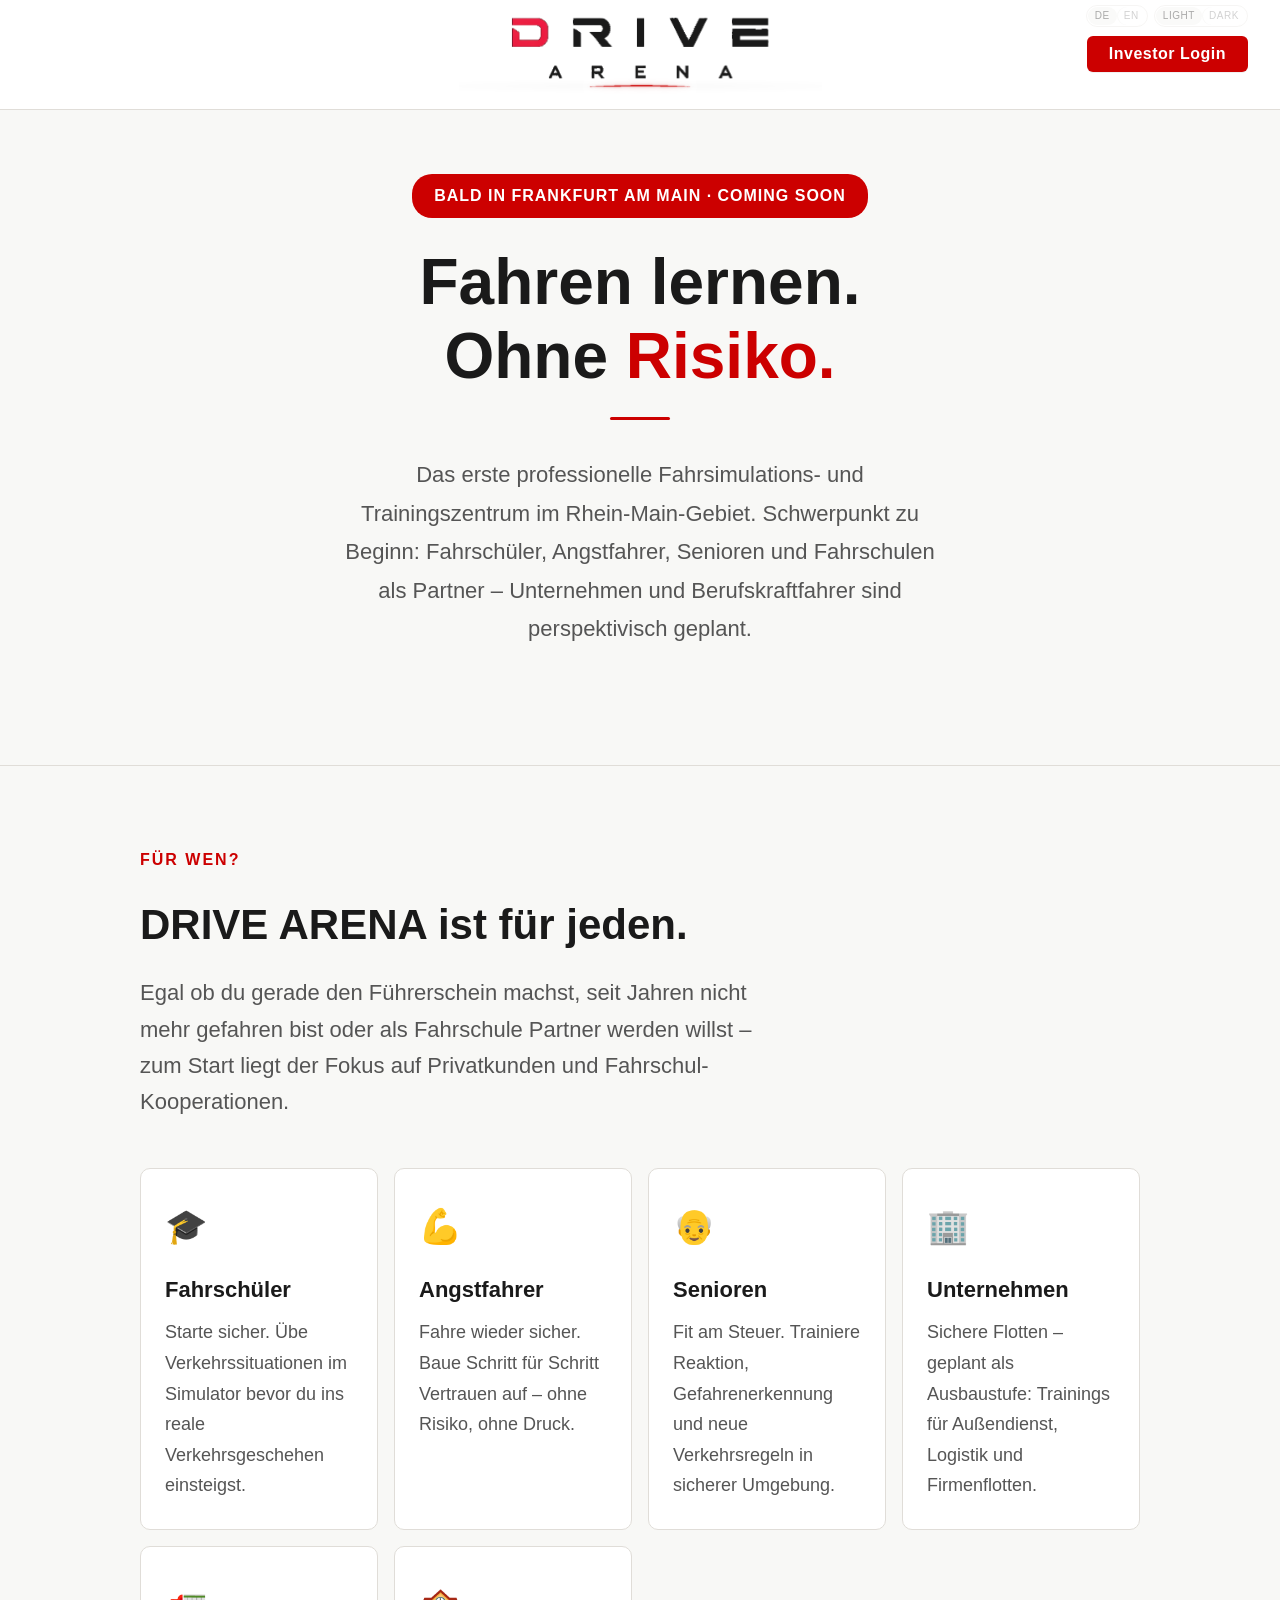
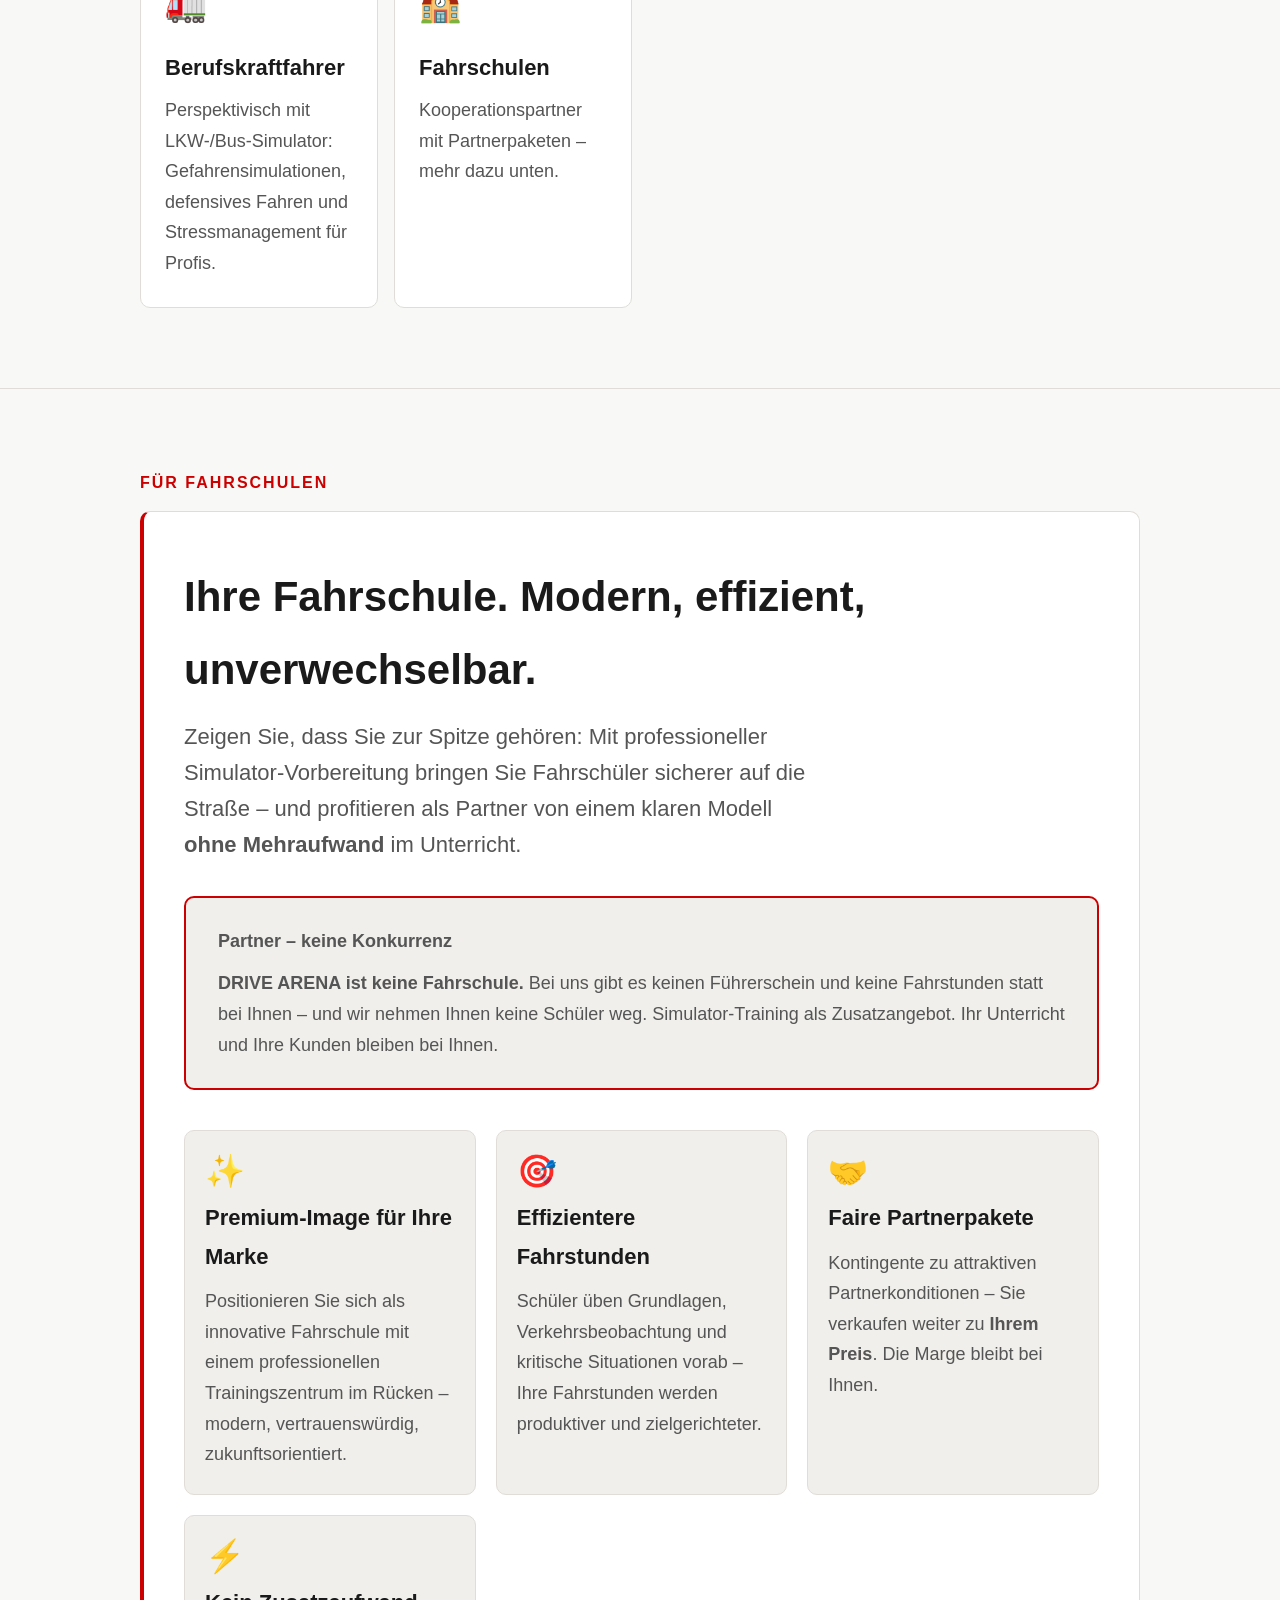
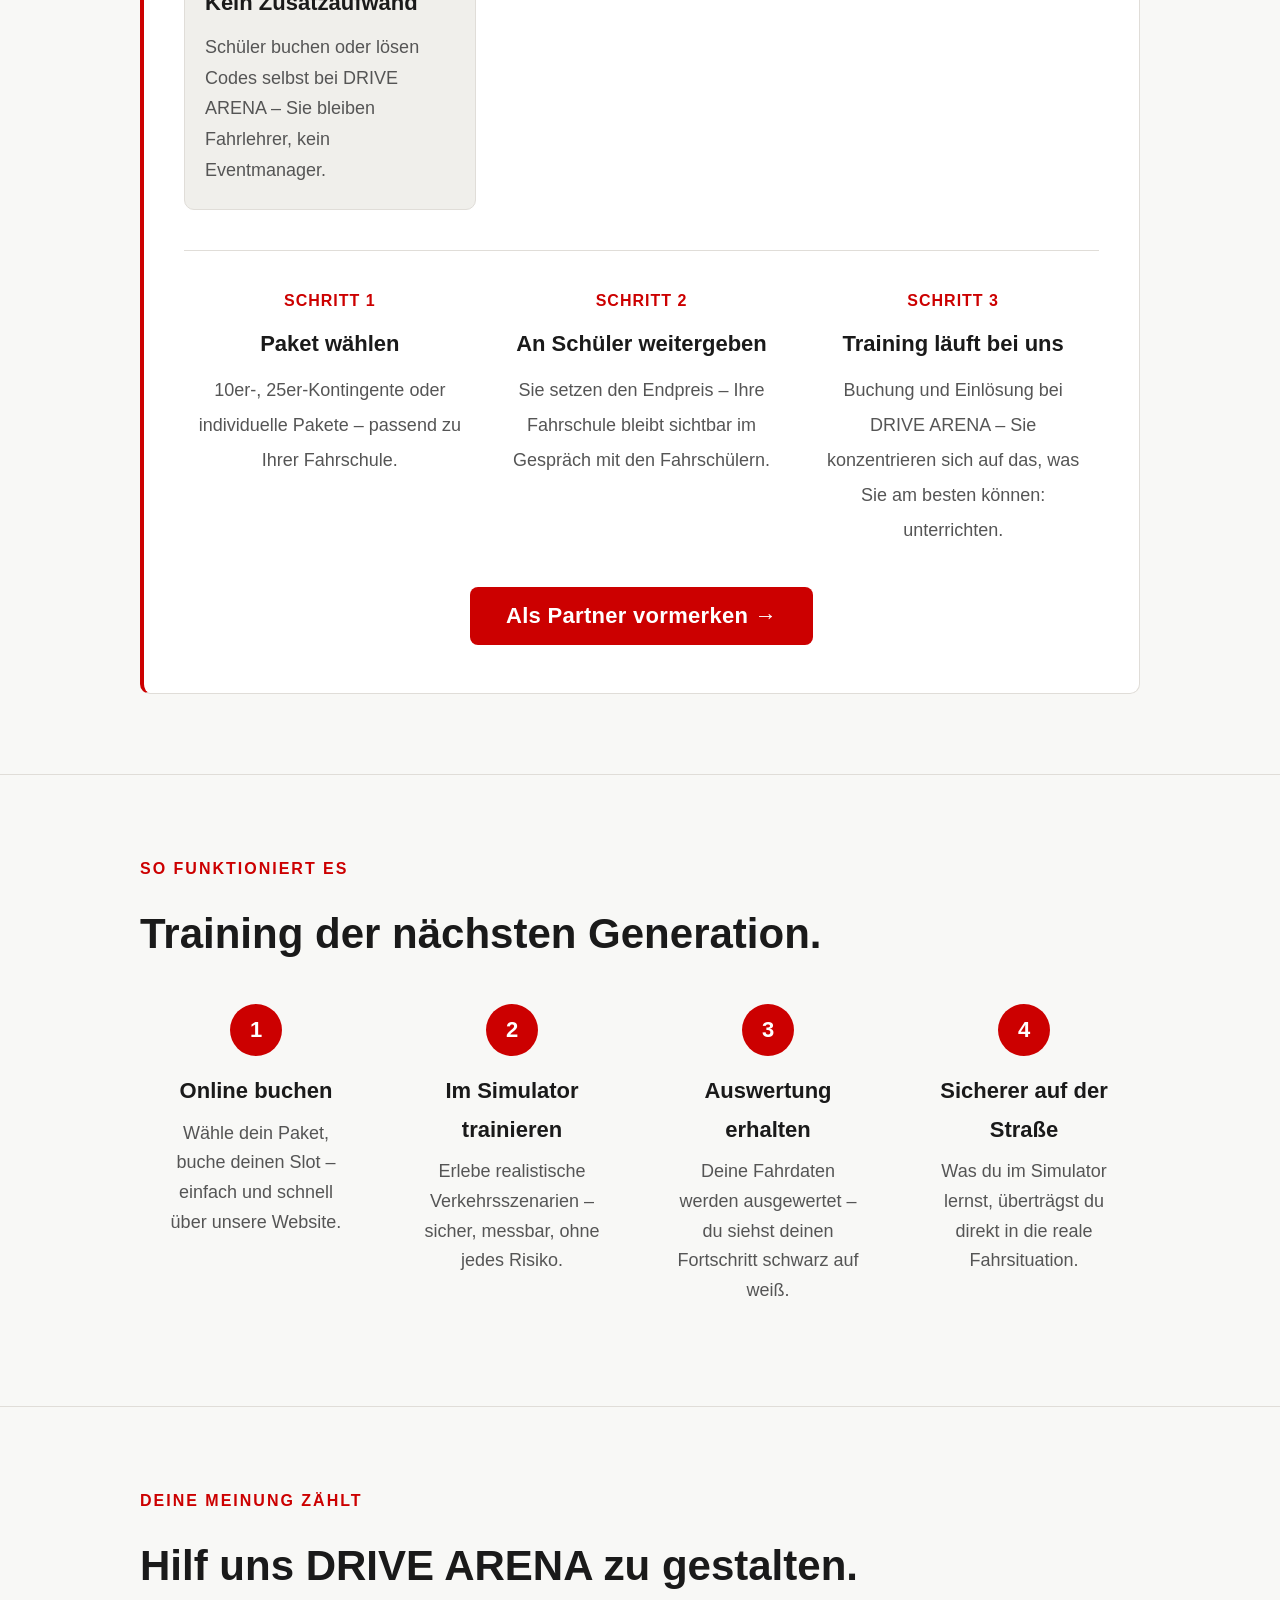
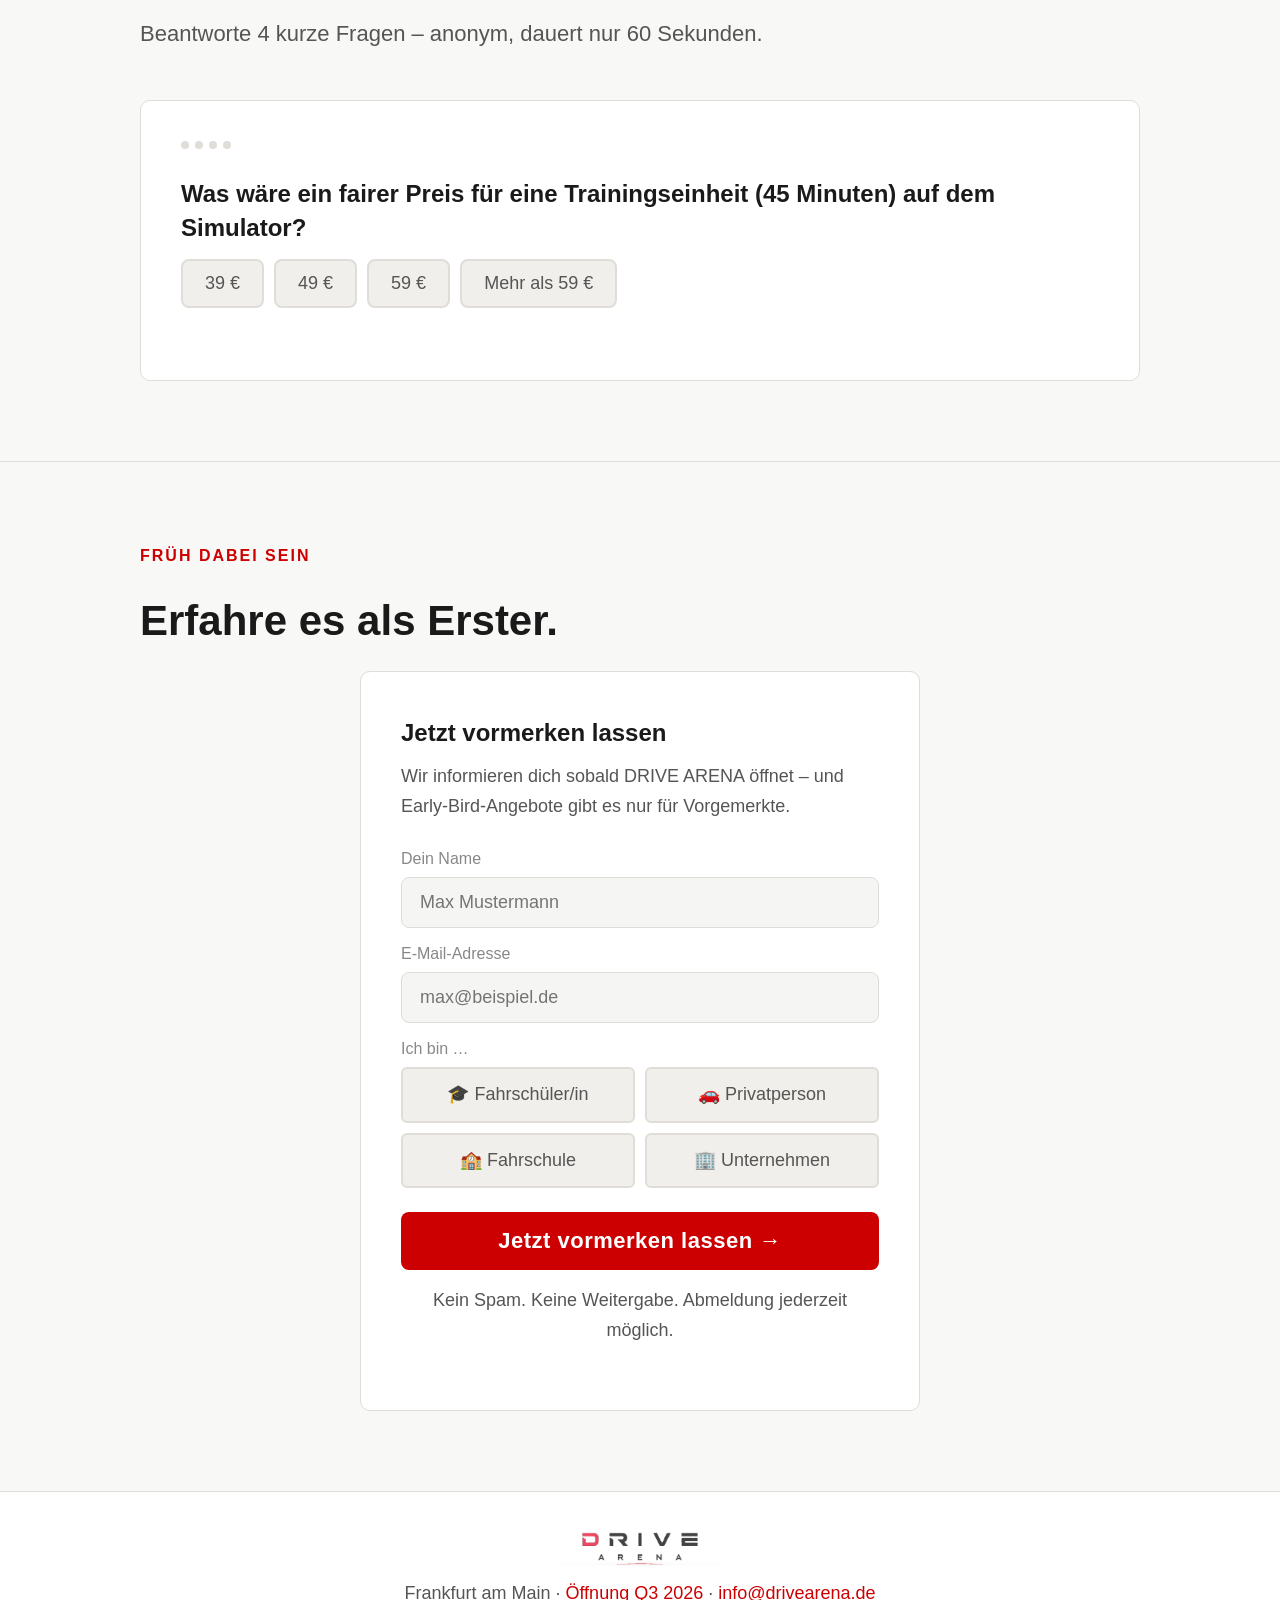
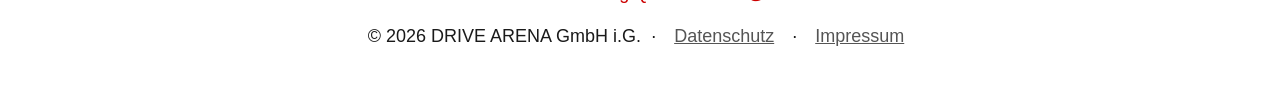
<file: index.html>
<!DOCTYPE html>
<html lang="de">
<head>
<meta charset="UTF-8">
<meta name="viewport" content="width=device-width, initial-scale=1.0">
<title>DRIVE ARENA – Coming Soon</title>
<link rel="icon" href="assets/favicon.svg" type="image/svg+xml">
<link rel="apple-touch-icon" href="assets/favicon.svg">
<link rel="stylesheet" href="assets/logo.css">
<meta name="theme-color" content="#CC0000">
<script src="assets/tab-attention.js" defer></script>
<style>
/* ── Variables ── */
:root {
  --accent:    #CC0000;
  --accent-d:  #990000;
  --radius:    10px;
  --trans:     0.3s ease;
  --fs-base:   20px;
  --fs-body:   18px;
  --fs-sm:     16px;
  --fs-xs:     15px;
  --fs-lg:     22px;
  --fs-xl:     24px;
}
.light {
  --bg:        #f8f8f6;
  --bg2:       #ffffff;
  --bg3:       #f0efeb;
  --border:    #e0ddd8;
  --text:      #1a1a1a;
  --text2:     #555;
  --text3:     #888;
  --card-bg:   #ffffff;
  --nav-bg:    #ffffff;
  --hero-text: #1a1a1a;
  --tag-bg:    #f0efeb;
  --tag-text:  #555;
  --input-bg:  #f5f5f3;
  --overlay-bg:rgba(0,0,0,0.5);
}
.dark {
  --bg:        #0a0a0a;
  --bg2:       #141414;
  --bg3:       #1a1a1a;
  --border:    #222;
  --text:      #f0f0f0;
  --text2:     #aaa;
  --text3:     #666;
  --card-bg:   #141414;
  --nav-bg:    #111;
  --hero-text: #ffffff;
  --tag-bg:    #1e1e1e;
  --tag-text:  #888;
  --input-bg:  #1e1e1e;
  --overlay-bg:rgba(0,0,0,0.75);
}

/* ── Reset ── */
*,*::before,*::after{box-sizing:border-box;margin:0;padding:0;}
body{font-family:'Segoe UI',Arial,sans-serif;background:var(--bg);color:var(--text);transition:background var(--trans),color var(--trans);line-height:1.75;font-size:var(--fs-base);}
a{color:var(--accent);text-decoration:none;}
strong{font-weight:600;}

/* ── NAV ── */
nav{
  position:sticky;top:0;z-index:200;
  background:var(--nav-bg);border-bottom:1px solid var(--border);
  padding:16px 32px 18px;
  display:grid;grid-template-columns:1fr auto 1fr;
  align-items:center;gap:20px;
  transition:background var(--trans);
}
.nav-center{justify-self:center;min-width:0;}
.nav-spacer{justify-self:start;}
.nav-toggles{
  position:absolute;
  top:5px;
  right:32px;
  display:flex;
  align-items:center;
  gap:6px;
  opacity:.5;
  transition:opacity .25s ease;
  z-index:1;
}
.nav-toggles:hover,.nav-toggles:focus-within{opacity:.82;}
.nav-right{
  justify-self:end;
  align-self:center;
  display:flex;
  align-items:center;
  flex-shrink:0;
}
.nav-toggle{
  display:inline-flex;align-items:stretch;
  border:1px solid color-mix(in srgb, var(--border) 55%, transparent);
  border-radius:999px;
  padding:1px;background:transparent;gap:0;
}
.nav-toggle__btn{
  border:none;background:transparent;color:var(--text3);
  padding:2px 7px;border-radius:999px;cursor:pointer;
  font-size:10px;font-weight:500;letter-spacing:.55px;
  text-transform:uppercase;line-height:1.35;
  opacity:.75;
  transition:color .2s ease,opacity .2s ease,background .2s ease;
}
.nav-toggle__btn + .nav-toggle__btn{
  box-shadow:inset 1px 0 0 color-mix(in srgb, var(--border) 45%, transparent);
}
.nav-toggle__btn:hover:not(.active){color:var(--text2);opacity:.95;}
.nav-toggle__btn.active{
  background:color-mix(in srgb, var(--bg3) 65%, transparent);
  color:var(--text2);
  opacity:1;
  box-shadow:none;
}
body.dark .nav-toggle__btn.active{
  background:color-mix(in srgb, var(--bg2) 55%, transparent);
}
.investor-btn{background:var(--accent);color:#fff;border:none;padding:9px 22px;border-radius:6px;cursor:pointer;font-size:var(--fs-sm);font-weight:600;letter-spacing:0.5px;transition:background var(--trans);box-shadow:0 1px 0 rgba(0,0,0,.06);}
.investor-btn:hover{background:var(--accent-d);}

/* ── HERO ── */
.hero{padding:64px 40px 80px;text-align:center;max-width:860px;margin:0 auto;}
.hero-badge{display:inline-block;background:var(--accent);color:#fff;padding:8px 22px;border-radius:20px;font-size:var(--fs-sm);font-weight:600;letter-spacing:1px;margin-bottom:28px;text-transform:uppercase;}
.hero h1{font-size:clamp(36px,6.5vw,64px);font-weight:800;color:var(--hero-text);line-height:1.15;margin-bottom:24px;}
.hero h1 span{color:var(--accent);}
.hero p{font-size:var(--fs-lg);color:var(--text2);max-width:620px;margin:0 auto 36px;}
.hero-line{width:60px;height:3px;background:var(--accent);margin:0 auto 36px;border-radius:2px;}
.countdown{display:flex;gap:32px;justify-content:center;margin-bottom:48px;}
.cd-item{text-align:center;}
.cd-num{font-size:48px;font-weight:800;color:var(--accent);line-height:1;}
.cd-label{font-size:var(--fs-sm);color:var(--text3);text-transform:uppercase;letter-spacing:1px;margin-top:6px;}

/* ── SECTION ── */
section{padding:80px 40px;max-width:1080px;margin:0 auto;}
.section-label{font-size:var(--fs-sm);font-weight:700;color:var(--accent);text-transform:uppercase;letter-spacing:2px;margin-bottom:14px;}
.section-title{font-size:clamp(28px,4vw,42px);font-weight:700;color:var(--text);margin-bottom:14px;}
.section-sub{font-size:var(--fs-lg);color:var(--text2);max-width:640px;margin-bottom:48px;line-height:1.65;}
.divider{border:none;border-top:1px solid var(--border);margin:0;}

/* ── AUDIENCE CARDS ── */
.audience-grid{display:grid;grid-template-columns:repeat(auto-fit,minmax(200px,1fr));gap:16px;}
.aud-card{background:var(--card-bg);border:1px solid var(--border);border-radius:var(--radius);padding:28px 24px;transition:border-color var(--trans),transform var(--trans);}
.aud-card:hover{border-color:var(--accent);transform:translateY(-3px);}
.aud-icon{font-size:34px;margin-bottom:14px;}
.aud-title{font-size:var(--fs-lg);font-weight:700;color:var(--text);margin-bottom:8px;}
.aud-desc{font-size:var(--fs-body);color:var(--text2);line-height:1.7;}

/* ── HOW IT WORKS ── */
.steps{display:grid;grid-template-columns:repeat(auto-fit,minmax(200px,1fr));gap:24px;}
.step{text-align:center;padding:20px;}
.step-num{width:52px;height:52px;border-radius:50%;background:var(--accent);color:#fff;font-size:var(--fs-lg);font-weight:800;display:flex;align-items:center;justify-content:center;margin:0 auto 16px;}
.step-title{font-size:var(--fs-lg);font-weight:700;color:var(--text);margin-bottom:8px;}
.step-desc{font-size:var(--fs-body);color:var(--text2);line-height:1.65;}

/* ── DRIVING SCHOOL PARTNERS ── */
.school-partner{background:var(--card-bg);border:1px solid var(--border);border-radius:var(--radius);padding:48px 40px;border-left:4px solid var(--accent);}
.school-head{max-width:760px;margin-bottom:32px;}
.school-notice{background:var(--bg3);border:2px solid var(--accent);border-radius:var(--radius);padding:28px 32px;margin-bottom:40px;}
.school-notice-title{font-size:var(--fs-lg);font-weight:700;color:var(--text);margin-bottom:12px;}
.school-notice p{font-size:var(--fs-body);color:var(--text2);line-height:1.7;}
.school-notice p + p{margin-top:10px;}
.school-benefits{display:grid;grid-template-columns:repeat(auto-fit,minmax(220px,1fr));gap:20px;margin-bottom:40px;}
.school-benefit{background:var(--bg3);border:1px solid var(--border);border-radius:var(--radius);padding:24px 20px;transition:border-color var(--trans);}
.school-benefit:hover{border-color:var(--accent);}
.school-benefit-icon{font-size:32px;margin-bottom:12px;line-height:1;}
.school-benefit h4{font-size:var(--fs-lg);font-weight:700;color:var(--text);margin-bottom:10px;}
.school-benefit p{font-size:var(--fs-body);color:var(--text2);line-height:1.7;}
.school-flow{display:grid;grid-template-columns:repeat(auto-fit,minmax(180px,1fr));gap:20px;padding-top:36px;border-top:1px solid var(--border);}
.school-flow-step{text-align:center;padding:0 8px;}
.school-flow-num{font-size:var(--fs-sm);font-weight:700;color:var(--accent);letter-spacing:1px;text-transform:uppercase;margin-bottom:10px;}
.school-flow-step strong{display:block;font-size:var(--fs-lg);color:var(--text);margin-bottom:8px;}
.school-flow-step span{font-size:var(--fs-body);color:var(--text2);line-height:1.6;}
.school-cta{margin-top:40px;text-align:center;}
.school-cta-btn{display:inline-block;padding:16px 36px;background:var(--accent);color:#fff;border:none;border-radius:8px;font-size:var(--fs-lg);font-weight:700;cursor:pointer;letter-spacing:0.3px;transition:background 0.2s;}
.school-cta-btn:hover{background:var(--accent-d);}

/* ── SURVEY ── */
.survey-box{background:var(--card-bg);border:1px solid var(--border);border-radius:var(--radius);padding:40px;}
.survey-q{margin-bottom:32px;}
.survey-q h3{font-size:var(--fs-xl);font-weight:600;color:var(--text);margin-bottom:14px;line-height:1.4;}
.options{display:flex;flex-wrap:wrap;gap:10px;}
.opt-btn{background:var(--tag-bg);border:2px solid var(--border);color:var(--text2);padding:12px 22px;border-radius:8px;cursor:pointer;font-size:var(--fs-body);transition:all 0.2s;}
.opt-btn:hover,.opt-btn.selected{background:var(--accent);border-color:var(--accent);color:#fff;}
.opt-btn.selected{font-weight:600;}
.survey-progress{display:flex;gap:6px;margin-bottom:28px;}
.prog-dot{width:8px;height:8px;border-radius:50%;background:var(--border);transition:background 0.3s;}
.prog-dot.done{background:var(--accent);}

/* ── REGISTRATION ── */
.reg-box{background:var(--card-bg);border:1px solid var(--border);border-radius:var(--radius);padding:40px;max-width:560px;margin:0 auto;}
.reg-box h3{font-size:var(--fs-xl);font-weight:700;color:var(--text);margin-bottom:8px;}
.reg-box p{font-size:var(--fs-body);color:var(--text2);margin-bottom:24px;line-height:1.65;}
.form-row{display:flex;flex-direction:column;gap:12px;}
.form-input{width:100%;padding:14px 18px;background:var(--input-bg);border:1px solid var(--border);border-radius:8px;color:var(--text);font-size:var(--fs-body);outline:none;transition:border-color 0.2s;}
.form-input:focus{border-color:var(--accent);}
.audience-select{display:grid;grid-template-columns:1fr 1fr;gap:10px;margin:4px 0;}
.aud-opt{background:var(--tag-bg);border:2px solid var(--border);color:var(--text2);padding:10px 14px;border-radius:6px;cursor:pointer;font-size:var(--fs-body);text-align:center;transition:all 0.2s;}
.aud-opt:hover,.aud-opt.sel{background:var(--accent);border-color:var(--accent);color:#fff;}
.form-label{font-size:var(--fs-sm);color:var(--text3);margin-bottom:4px;}
.submit-btn{width:100%;padding:16px;background:var(--accent);color:#fff;border:none;border-radius:8px;font-size:var(--fs-lg);font-weight:700;cursor:pointer;letter-spacing:0.5px;transition:background 0.2s;margin-top:8px;}
.submit-btn:hover{background:var(--accent-d);}
.success-msg{display:none;text-align:center;padding:20px;color:var(--accent);font-weight:600;font-size:var(--fs-lg);}
.reg-warn{display:none;font-size:var(--fs-body);color:var(--accent);margin-top:4px;margin-bottom:8px;text-align:center;line-height:1.5;}
.text-muted{font-size:var(--fs-sm);color:var(--text3);}
.text-small{font-size:var(--fs-xs);color:var(--text2);line-height:1.65;}
.survey-done-title{font-size:var(--fs-xl);font-weight:600;color:var(--text);}
.legal-content{font-size:var(--fs-body);color:var(--text2);line-height:1.85;}
.legal-heading,h2.legal-heading{font-size:var(--fs-xl);font-weight:700;color:var(--text);margin-bottom:20px;padding-bottom:12px;border-bottom:1px solid var(--border);}
.legal-note{font-size:var(--fs-sm);color:var(--text3);}

.overlay{display:none;position:fixed;inset:0;background:rgba(0,0,0,0.55);z-index:500;align-items:center;justify-content:center;}
.overlay.open{display:flex;}
.overlay-box{background:#ffffff;border:1px solid #e0e0e0;border-radius:12px;padding:48px 40px;width:400px;max-width:calc(100% - 40px);text-align:center;position:relative;max-height:90vh;overflow-y:auto;}
.overlay-close{position:absolute;top:16px;right:16px;background:none;border:none;color:#888;font-size:20px;cursor:pointer;line-height:1;}
.overlay-close:hover{color:#333;}
.overlay-logo{margin-bottom:24px;display:flex;justify-content:center;}
.overlay h2{font-size:var(--fs-body);color:#888;font-weight:400;margin-bottom:28px;}
.overlay input{width:100%;padding:14px 16px;background:#f5f5f3;border:1px solid #ddd;border-radius:8px;color:#1a1a1a;font-size:var(--fs-lg);text-align:center;letter-spacing:4px;margin-bottom:14px;outline:none;transition:border-color 0.2s;}
.overlay input:focus{border-color:#CC0000;}
.overlay-btn{width:100%;padding:14px;background:#CC0000;color:#fff;border:none;border-radius:8px;font-size:var(--fs-body);font-weight:700;cursor:pointer;letter-spacing:1px;transition:background 0.2s;}
.overlay-btn:hover{background:#990000;}
.overlay-error{color:#CC0000;font-size:var(--fs-sm);margin-top:12px;display:none;}
body.dark .overlay-box{background:var(--card-bg);border-color:var(--border);}
body.dark .overlay input{background:var(--input-bg);border-color:var(--border);color:var(--text);}
body.dark .overlay-close{color:var(--text3);}
body.dark .overlay-close:hover{color:var(--text);}
body.dark .overlay h2{color:var(--text2);}
body.dark .overlay-note{color:var(--text3);}
.overlay .pw-label{display:block;font-size:var(--fs-sm);color:#888;text-align:left;margin-bottom:6px;}
body.dark .overlay .pw-label{color:var(--text3);}
.overlay-note{font-size:var(--fs-sm);color:#bbb;margin-top:18px;}

/* ── FOOTER ── */
footer{background:var(--bg2);border-top:1px solid var(--border);padding:40px;text-align:center;}
footer .f-logo{margin-bottom:12px;display:flex;justify-content:center;}
footer .f-info{font-size:var(--fs-body);color:var(--text2);margin-bottom:8px;}
footer .f-accent{color:var(--accent);}
footer .f-links{font-size:var(--fs-body);margin-top:12px;}
footer .f-links a{color:var(--text2);text-decoration:underline;cursor:pointer;margin:0 8px;}

/* ── RESPONSIVE ── */
@media(max-width:600px){
  :root{
    --fs-base:19px;
    --fs-body:17px;
    --fs-sm:15px;
    --fs-xs:14px;
    --fs-lg:20px;
    --fs-xl:22px;
  }
  nav{padding:14px 12px 16px;grid-template-columns:1fr auto 1fr;gap:6px;}
  .nav-toggles{top:3px;right:12px;gap:4px;opacity:.55;}
  .nav-toggle__btn{padding:2px 5px;font-size:8px;}
  .investor-btn{padding:8px 14px;font-size:var(--fs-xs);}
  .hero{padding:48px 20px 40px;}
  section{padding:40px 20px;}
  .survey-box,.reg-box,.school-partner{padding:28px 20px;}
  .school-notice{padding:22px 20px;}
  .overlay-box{width:calc(100% - 40px);padding:32px 24px;}
  .audience-select{grid-template-columns:1fr 1fr;}
  .opt-btn{padding:12px 16px;}
}
</style>
</head>
<body class="light">

<!-- ── NAV ── -->
<nav>
  <div class="nav-spacer" aria-hidden="true"></div>
  <div class="nav-center">
    <div class="da-logo da-logo--nav da-logo--animate da-logo--interactive da-logo--center" aria-label="DRIVE ARENA">
      <span class="da-logo__wrap">
        <span class="da-logo__stack">
          <span class="da-logo__mark-wrap">
            <span class="da-logo__words">
              <span class="da-logo__drive" aria-hidden="true">
                <span class="da-logo__letter da-logo__letter--d">
                  <img class="da-logo__img da-logo__dark" src="assets/logo-letters/logo-dark-drive-d.png" alt="" width="89" height="73" decoding="async">
                  <img class="da-logo__img da-logo__light" src="assets/logo-letters/logo-light-drive-d.png" alt="" width="89" height="73" decoding="async">
                </span>
                <span class="da-logo__letter da-logo__letter--r">
                  <img class="da-logo__img da-logo__dark" src="assets/logo-letters/logo-dark-drive-r.png" alt="" width="95" height="73" decoding="async">
                  <img class="da-logo__img da-logo__light" src="assets/logo-letters/logo-light-drive-r.png" alt="" width="95" height="73" decoding="async">
                </span>
                <span class="da-logo__letter da-logo__letter--i">
                  <img class="da-logo__img da-logo__dark" src="assets/logo-letters/logo-dark-drive-i.png" alt="" width="22" height="73" decoding="async">
                  <img class="da-logo__img da-logo__light" src="assets/logo-letters/logo-light-drive-i.png" alt="" width="22" height="73" decoding="async">
                </span>
                <span class="da-logo__letter da-logo__letter--v">
                  <img class="da-logo__img da-logo__dark" src="assets/logo-letters/logo-dark-drive-v.png" alt="" width="93" height="73" decoding="async">
                  <img class="da-logo__img da-logo__light" src="assets/logo-letters/logo-light-drive-v.png" alt="" width="93" height="73" decoding="async">
                </span>
                <span class="da-logo__letter da-logo__letter--e">
                  <img class="da-logo__img da-logo__dark" src="assets/logo-letters/logo-dark-drive-e.png" alt="" width="89" height="73" decoding="async">
                  <img class="da-logo__img da-logo__light" src="assets/logo-letters/logo-light-drive-e.png" alt="" width="89" height="73" decoding="async">
                </span>
              </span>
              <span class="da-logo__arena" aria-hidden="true">
                <img class="da-logo__img da-logo__dark" src="assets/logo-letters/logo-dark-arena.png" alt="" width="439" height="78" decoding="async">
                <img class="da-logo__img da-logo__light" src="assets/logo-letters/logo-light-arena.png" alt="" width="439" height="78" decoding="async">
              </span>
            </span>
          </span>
          <span class="da-logo__swoosh-wrap">
            <img class="da-logo__img da-logo__dark" src="assets/logo-dark-swoosh.png" alt="" width="288" height="28" decoding="async">
            <img class="da-logo__img da-logo__light" src="assets/logo-light-swoosh.png" alt="" width="288" height="28" decoding="async">
          </span>
        </span>
      </span>
    </div>
  </div>
  <div class="nav-toggles">
    <div class="nav-toggle" role="group" aria-label="Sprache">
      <button type="button" class="nav-toggle__btn active" id="btn-de" onclick="setLang('de')">DE</button>
      <button type="button" class="nav-toggle__btn" id="btn-en" onclick="setLang('en')">EN</button>
    </div>
    <div class="nav-toggle" role="group" aria-label="Darstellung">
      <button type="button" class="nav-toggle__btn active" id="btn-light" onclick="setTheme('light')">Light</button>
      <button type="button" class="nav-toggle__btn" id="btn-dark" onclick="setTheme('dark')">Dark</button>
    </div>
  </div>
  <div class="nav-right">
    <button type="button" class="investor-btn" onclick="openLogin()">Investor Login</button>
  </div>
</nav>

<!-- ── HERO ── -->
<div class="hero">
  <div class="hero-badge de">Bald in Frankfurt am Main · Coming Soon</div>
  <div class="hero-badge en" style="display:none">Coming to Frankfurt am Main · Opening Soon</div>

  <h1 class="de">Fahren lernen.<br>Ohne <span>Risiko.</span></h1>
  <h1 class="en" style="display:none">Learn to drive.<br>Without <span>Risk.</span></h1>

  <div class="hero-line"></div>


  <p class="de">Das erste professionelle Fahrsimulations- und Trainingszentrum im Rhein-Main-Gebiet. Schwerpunkt zu Beginn: Fahrschüler, Angstfahrer, Senioren und Fahrschulen als Partner – Unternehmen und Berufskraftfahrer sind perspektivisch geplant.</p>
  <p class="en" style="display:none">The first professional driving simulation and training centre in the Rhine-Main region. Initial focus: learners, anxious drivers, seniors and driving-school partners – corporate and professional driver training planned for a later phase.</p>
  <div class="countdown">
    <div class="cd-item"><div class="cd-num" id="cd-d">–</div><div class="cd-label de">Tage</div><div class="cd-label en" style="display:none">Days</div></div>
    <div class="cd-item"><div class="cd-num" id="cd-h">–</div><div class="cd-label de">Stunden</div><div class="cd-label en" style="display:none">Hours</div></div>
    <div class="cd-item"><div class="cd-num" id="cd-m">–</div><div class="cd-label de">Minuten</div><div class="cd-label en" style="display:none">Minutes</div></div>
  </div>
</div>

<hr class="divider">

<!-- ── FOR WHOM ── -->
<section>
  <div class="section-label de">Für wen?</div>
  <div class="section-label en" style="display:none">Who is it for?</div>
  <h2 class="section-title de">DRIVE ARENA ist für jeden.</h2>
  <h2 class="section-title en" style="display:none">DRIVE ARENA is for everyone.</h2>
  <p class="section-sub de">Egal ob du gerade den Führerschein machst, seit Jahren nicht mehr gefahren bist oder als Fahrschule Partner werden willst – zum Start liegt der Fokus auf Privatkunden und Fahrschul-Kooperationen.</p>
  <p class="section-sub en" style="display:none">Whether you're learning to drive, returning after a break, or run a driving school – at launch we focus on private customers and school partnerships.</p>

  <div class="audience-grid">
    <div class="aud-card">
      <div class="aud-icon">🎓</div>
      <div class="aud-title de">Fahrschüler</div>
      <div class="aud-title en" style="display:none">Learner Drivers</div>
      <div class="aud-desc de">Starte sicher. Übe Verkehrssituationen im Simulator bevor du ins reale Verkehrsgeschehen einsteigst.</div>
      <div class="aud-desc en" style="display:none">Start safely. Practise traffic situations in the simulator before entering real traffic.</div>
    </div>
    <div class="aud-card">
      <div class="aud-icon">💪</div>
      <div class="aud-title de">Angstfahrer</div>
      <div class="aud-title en" style="display:none">Anxious Drivers</div>
      <div class="aud-desc de">Fahre wieder sicher. Baue Schritt für Schritt Vertrauen auf – ohne Risiko, ohne Druck.</div>
      <div class="aud-desc en" style="display:none">Drive with confidence again. Build trust step by step – risk-free, pressure-free.</div>
    </div>
    <div class="aud-card">
      <div class="aud-icon">👴</div>
      <div class="aud-title de">Senioren</div>
      <div class="aud-title en" style="display:none">Seniors</div>
      <div class="aud-desc de">Fit am Steuer. Trainiere Reaktion, Gefahrenerkennung und neue Verkehrsregeln in sicherer Umgebung.</div>
      <div class="aud-desc en" style="display:none">Stay fit to drive. Train reaction time, hazard awareness and new traffic rules safely.</div>
    </div>
    <div class="aud-card">
      <div class="aud-icon">🏢</div>
      <div class="aud-title de">Unternehmen</div>
      <div class="aud-title en" style="display:none">Businesses</div>
      <div class="aud-desc de">Sichere Flotten – geplant als Ausbaustufe: Trainings für Außendienst, Logistik und Firmenflotten.</div>
      <div class="aud-desc en" style="display:none">Safe fleets – planned expansion: training for field teams, logistics and company fleets.</div>
    </div>
    <div class="aud-card">
      <div class="aud-icon">🚛</div>
      <div class="aud-title de">Berufskraftfahrer</div>
      <div class="aud-title en" style="display:none">Professional Drivers</div>
      <div class="aud-desc de">Perspektivisch mit LKW-/Bus-Simulator: Gefahrensimulationen, defensives Fahren und Stressmanagement für Profis.</div>
      <div class="aud-desc en" style="display:none">Planned with HGV/bus simulators: hazard simulation, defensive driving and stress management for professionals.</div>
    </div>
    <div class="aud-card">
      <div class="aud-icon">🏫</div>
      <div class="aud-title de">Fahrschulen</div>
      <div class="aud-title en" style="display:none">Driving Schools</div>
      <div class="aud-desc de">Kooperationspartner mit Partnerpaketen – mehr dazu unten.</div>
      <div class="aud-desc en" style="display:none">Cooperation partner with package deals – learn more below.</div>
    </div>
  </div>
</section>

<hr class="divider">

<!-- ── DRIVING SCHOOLS ── -->
<section id="fahrschulen">
  <div class="section-label de">Für Fahrschulen</div>
  <div class="section-label en" style="display:none">For driving schools</div>

  <div class="school-partner">
    <div class="school-head">
      <h2 class="section-title de" style="margin-bottom:12px;">Ihre Fahrschule. Modern, effizient, unverwechselbar.</h2>
      <h2 class="section-title en" style="display:none;margin-bottom:12px;">Your driving school. Modern, efficient, unmistakable.</h2>
      <p class="section-sub de" style="margin-bottom:0;">Zeigen Sie, dass Sie zur Spitze gehören: Mit professioneller Simulator-Vorbereitung bringen Sie Fahrschüler sicherer auf die Straße – und profitieren als Partner von einem klaren Modell <strong>ohne Mehraufwand</strong> im Unterricht.</p>
      <p class="section-sub en" style="display:none;margin-bottom:0;">Show you are ahead of the curve: professional simulator preparation gets learners safer on the road – and as a partner you benefit from a clear model with <strong>no extra teaching workload</strong>.</p>
    </div>

    <div class="school-notice">
      <p class="school-notice-title de">Partner – keine Konkurrenz</p>
      <p class="school-notice-title en" style="display:none">Partner – not a competitor</p>
      <p class="de"><strong>DRIVE ARENA ist keine Fahrschule.</strong> Bei uns gibt es keinen Führerschein und keine Fahrstunden statt bei Ihnen – und wir nehmen Ihnen keine Schüler weg. Simulator-Training als Zusatzangebot. Ihr Unterricht und Ihre Kunden bleiben bei Ihnen.</p>
      <p class="en" style="display:none"><strong>DRIVE ARENA is not a driving school.</strong> No licence from us, no lessons instead of yours – and we are not after your students. Simulator training on top. Your lessons and your customers stay with you.</p>
    </div>

    <div class="school-benefits">
      <div class="school-benefit">
        <div class="school-benefit-icon">✨</div>
        <h4 class="de">Premium-Image für Ihre Marke</h4>
        <h4 class="en" style="display:none">Premium image for your brand</h4>
        <p class="de">Positionieren Sie sich als innovative Fahrschule mit einem professionellen Trainingszentrum im Rücken – modern, vertrauenswürdig, zukunftsorientiert.</p>
        <p class="en" style="display:none">Position your school as innovative – backed by a professional training centre that looks modern, trustworthy and forward-thinking.</p>
      </div>
      <div class="school-benefit">
        <div class="school-benefit-icon">🎯</div>
        <h4 class="de">Effizientere Fahrstunden</h4>
        <h4 class="en" style="display:none">More efficient driving lessons</h4>
        <p class="de">Schüler üben Grundlagen, Verkehrsbeobachtung und kritische Situationen vorab – Ihre Fahrstunden werden produktiver und zielgerichteter.</p>
        <p class="en" style="display:none">Students practise basics, hazard awareness and critical situations in advance – your on-road lessons become more productive and focused.</p>
      </div>
      <div class="school-benefit">
        <div class="school-benefit-icon">🤝</div>
        <h4 class="de">Faire Partnerpakete</h4>
        <h4 class="en" style="display:none">Fair partner packages</h4>
        <p class="de">Kontingente zu attraktiven Partnerkonditionen – Sie verkaufen weiter zu <strong>Ihrem Preis</strong>. Die Marge bleibt bei Ihnen.</p>
        <p class="en" style="display:none">Contingents at attractive partner rates – you resell at <strong>your price</strong>. The margin stays with you.</p>
      </div>
      <div class="school-benefit">
        <div class="school-benefit-icon">⚡</div>
        <h4 class="de">Kein Zusatzaufwand</h4>
        <h4 class="en" style="display:none">No extra admin burden</h4>
        <p class="de">Schüler buchen oder lösen Codes selbst bei DRIVE ARENA – Sie bleiben Fahrlehrer, kein Eventmanager.</p>
        <p class="en" style="display:none">Students book or redeem codes at DRIVE ARENA themselves – you stay an instructor, not an event manager.</p>
      </div>
    </div>

    <div class="school-flow">
      <div class="school-flow-step">
        <div class="school-flow-num de">Schritt 1</div>
        <div class="school-flow-num en" style="display:none">Step 1</div>
        <strong class="de">Paket wählen</strong>
        <strong class="en" style="display:none">Choose a package</strong>
        <span class="de">10er-, 25er-Kontingente oder individuelle Pakete – passend zu Ihrer Fahrschule.</span>
        <span class="en" style="display:none">10- or 25-unit contingents or custom packages – tailored to your school.</span>
      </div>
      <div class="school-flow-step">
        <div class="school-flow-num de">Schritt 2</div>
        <div class="school-flow-num en" style="display:none">Step 2</div>
        <strong class="de">An Schüler weitergeben</strong>
        <strong class="en" style="display:none">Offer to students</strong>
        <span class="de">Sie setzen den Endpreis – Ihre Fahrschule bleibt sichtbar im Gespräch mit den Fahrschülern.</span>
        <span class="en" style="display:none">You set the retail price – your school stays visible in every conversation with learners.</span>
      </div>
      <div class="school-flow-step">
        <div class="school-flow-num de">Schritt 3</div>
        <div class="school-flow-num en" style="display:none">Step 3</div>
        <strong class="de">Training läuft bei uns</strong>
        <strong class="en" style="display:none">Training at our centre</strong>
        <span class="de">Buchung und Einlösung bei DRIVE ARENA – Sie konzentrieren sich auf das, was Sie am besten können: unterrichten.</span>
        <span class="en" style="display:none">Booking and redemption at DRIVE ARENA – you focus on what you do best: teaching.</span>
      </div>
    </div>

    <div class="school-cta">
      <button type="button" class="school-cta-btn de" onclick="scrollToSchoolPartner()">Als Partner vormerken →</button>
      <button type="button" class="school-cta-btn en" style="display:none" onclick="scrollToSchoolPartner()">Register as a partner →</button>
    </div>
  </div>
</section>

<hr class="divider">

<!-- ── HOW IT WORKS ── -->
<section>
  <div class="section-label de">So funktioniert es</div>
  <div class="section-label en" style="display:none">How it works</div>
  <h2 class="section-title de">Training der nächsten Generation.</h2>
  <h2 class="section-title en" style="display:none">Next generation driver training.</h2>

  <div class="steps">
    <div class="step">
      <div class="step-num">1</div>
      <div class="step-title de">Online buchen</div>
      <div class="step-title en" style="display:none">Book online</div>
      <div class="step-desc de">Wähle dein Paket, buche deinen Slot – einfach und schnell über unsere Website.</div>
      <div class="step-desc en" style="display:none">Choose your package, book your slot – quick and easy via our website.</div>
    </div>
    <div class="step">
      <div class="step-num">2</div>
      <div class="step-title de">Im Simulator trainieren</div>
      <div class="step-title en" style="display:none">Train in the simulator</div>
      <div class="step-desc de">Erlebe realistische Verkehrsszenarien – sicher, messbar, ohne jedes Risiko.</div>
      <div class="step-desc en" style="display:none">Experience realistic traffic scenarios – safely, measurably, risk-free.</div>
    </div>
    <div class="step">
      <div class="step-num">3</div>
      <div class="step-title de">Auswertung erhalten</div>
      <div class="step-title en" style="display:none">Get your analysis</div>
      <div class="step-desc de">Deine Fahrdaten werden ausgewertet – du siehst deinen Fortschritt schwarz auf weiß.</div>
      <div class="step-desc en" style="display:none">Your driving data is analysed – see your progress in black and white.</div>
    </div>
    <div class="step">
      <div class="step-num">4</div>
      <div class="step-title de">Sicherer auf der Straße</div>
      <div class="step-title en" style="display:none">Safer on the road</div>
      <div class="step-desc de">Was du im Simulator lernst, überträgst du direkt in die reale Fahrsituation.</div>
      <div class="step-desc en" style="display:none">What you learn in the simulator transfers directly to real driving situations.</div>
    </div>
  </div>
</section>

<hr class="divider">

<!-- ── SURVEY ── -->
<section>
  <div class="section-label de">Deine Meinung zählt</div>
  <div class="section-label en" style="display:none">Your opinion matters</div>
  <h2 class="section-title de">Hilf uns DRIVE ARENA zu gestalten.</h2>
  <h2 class="section-title en" style="display:none">Help us shape DRIVE ARENA.</h2>
  <p class="section-sub de">Beantworte 4 kurze Fragen – anonym, dauert nur 60 Sekunden.</p>
  <p class="section-sub en" style="display:none">Answer 4 quick questions – anonymous, takes only 60 seconds.</p>

  <div class="survey-box">
    <div class="survey-progress" id="survey-progress">
      <div class="prog-dot" id="dot-0"></div>
      <div class="prog-dot" id="dot-1"></div>
      <div class="prog-dot" id="dot-2"></div>
      <div class="prog-dot" id="dot-3"></div>
    </div>

    <!-- Q1 -->
    <div class="survey-q" id="sq-0">
      <h3 class="de">Was wäre ein fairer Preis für eine Trainingseinheit (45 Minuten) auf dem Simulator?</h3>
      <h3 class="en" style="display:none">What would be a fair price for one 45-minute simulator training session?</h3>
      <div class="options">
        <button class="opt-btn" onclick="selectOpt(this,0)">39 €</button>
        <button class="opt-btn" onclick="selectOpt(this,0)">49 €</button>
        <button class="opt-btn" onclick="selectOpt(this,0)">59 €</button>
        <button class="opt-btn de" onclick="selectOpt(this,0)">Mehr als 59 €</button>
        <button class="opt-btn en" style="display:none" onclick="selectOpt(this,0)">More than 59 €</button>
      </div>
    </div>

    <!-- Q2 -->
    <div class="survey-q" id="sq-1" style="display:none">
      <h3 class="de">Wofür würdest du DRIVE ARENA nutzen?</h3>
      <h3 class="en" style="display:none">What would you use DRIVE ARENA for?</h3>
      <div class="options">
        <button class="opt-btn de" onclick="selectOpt(this,1)">Fahrschulvorbereitung</button>
        <button class="opt-btn en" style="display:none" onclick="selectOpt(this,1)">Driving school prep</button>
        <button class="opt-btn de" onclick="selectOpt(this,1)">Angstbewältigung</button>
        <button class="opt-btn en" style="display:none" onclick="selectOpt(this,1)">Overcoming anxiety</button>
        <button class="opt-btn de" onclick="selectOpt(this,1)">Auffrischung</button>
        <button class="opt-btn en" style="display:none" onclick="selectOpt(this,1)">Refresher</button>
        <button class="opt-btn de" onclick="selectOpt(this,1)">Firmentraining</button>
        <button class="opt-btn en" style="display:none" onclick="selectOpt(this,1)">Corporate training</button>
        <button class="opt-btn de" onclick="selectOpt(this,1)">Einfach Spaß</button>
        <button class="opt-btn en" style="display:none" onclick="selectOpt(this,1)">Just for fun</button>
      </div>
    </div>

    <!-- Q3 -->
    <div class="survey-q" id="sq-2" style="display:none">
      <h3 class="de">Hast du manchmal das Gefühl, in bestimmten Situationen unsicher zu fahren?</h3>
      <h3 class="en" style="display:none">Do you sometimes feel uncertain in certain driving situations?</h3>
      <div class="options">
        <button class="opt-btn de" onclick="selectOpt(this,2)">Ja, auf der Autobahn</button>
        <button class="opt-btn en" style="display:none" onclick="selectOpt(this,2)">Yes, on motorways</button>
        <button class="opt-btn de" onclick="selectOpt(this,2)">Ja, bei Nacht</button>
        <button class="opt-btn en" style="display:none" onclick="selectOpt(this,2)">Yes, at night</button>
        <button class="opt-btn de" onclick="selectOpt(this,2)">Ja, bei Schlechtwetter</button>
        <button class="opt-btn en" style="display:none" onclick="selectOpt(this,2)">Yes, in bad weather</button>
        <button class="opt-btn de" onclick="selectOpt(this,2)">Ja, in der Stadt</button>
        <button class="opt-btn en" style="display:none" onclick="selectOpt(this,2)">Yes, in the city</button>
        <button class="opt-btn de" onclick="selectOpt(this,2)">Nein, ich fahre sicher</button>
        <button class="opt-btn en" style="display:none" onclick="selectOpt(this,2)">No, I drive confidently</button>
      </div>
    </div>

    <!-- Q4 -->
    <div class="survey-q" id="sq-3" style="display:none">
      <h3 class="de">Würdest du Simulator-Training weiterempfehlen?</h3>
      <h3 class="en" style="display:none">Would you recommend simulator training to others?</h3>
      <div class="options">
        <button class="opt-btn de" onclick="selectOpt(this,3)">Ja, auf jeden Fall</button>
        <button class="opt-btn en" style="display:none" onclick="selectOpt(this,3)">Yes, definitely</button>
        <button class="opt-btn de" onclick="selectOpt(this,3)">Ja, wahrscheinlich</button>
        <button class="opt-btn en" style="display:none" onclick="selectOpt(this,3)">Yes, probably</button>
        <button class="opt-btn de" onclick="selectOpt(this,3)">Ich bin unsicher</button>
        <button class="opt-btn en" style="display:none" onclick="selectOpt(this,3)">I'm not sure</button>
        <button class="opt-btn de" onclick="selectOpt(this,3)">Eher nicht</button>
        <button class="opt-btn en" style="display:none" onclick="selectOpt(this,3)">Probably not</button>
      </div>
    </div>

    <!-- Survey done -->
    <div id="survey-done" style="display:none;text-align:center;padding:20px 0;">
      <div style="font-size:40px;margin-bottom:12px;">✅</div>
      <p class="de survey-done-title">Danke für deine Antworten!</p>
      <p class="en survey-done-title" style="display:none">Thank you for your answers!</p>
      <p class="de text-small" style="margin-top:8px;">Du hilfst uns DRIVE ARENA besser zu gestalten.</p>
      <p class="en text-small" style="display:none;margin-top:8px;">You're helping us shape DRIVE ARENA.</p>
    </div>
  </div>
</section>

<hr class="divider">

<!-- ── REGISTRATION ── -->
<section id="vormerken">
  <div class="section-label de">Früh dabei sein</div>
  <div class="section-label en" style="display:none">Be first</div>
  <h2 class="section-title de">Erfahre es als Erster.</h2>
  <h2 class="section-title en" style="display:none">Be the first to know.</h2>

  <div class="reg-box">
    <h3 class="de">Jetzt vormerken lassen</h3>
    <h3 class="en" style="display:none">Register your interest</h3>
    <p class="de">Wir informieren dich sobald DRIVE ARENA öffnet – und Early-Bird-Angebote gibt es nur für Vorgemerkte.</p>
    <p class="en" style="display:none">We'll let you know as soon as DRIVE ARENA opens – early-bird offers exclusively for registered members.</p>

    <form id="reg-form" action="https://formspree.io/f/xdapjzvo" method="POST" onsubmit="handleReg(event)">
      <div class="form-row">
        <div>
          <div class="form-label de">Dein Name</div>
          <div class="form-label en" style="display:none">Your name</div>
          <input class="form-input" type="text" name="name" required placeholder="Max Mustermann">
        </div>
        <div>
          <div class="form-label de">E-Mail-Adresse</div>
          <div class="form-label en" style="display:none">Email address</div>
          <input class="form-input" type="email" name="email" required placeholder="max@beispiel.de">
        </div>
        <div>
          <div class="form-label de">Ich bin …</div>
          <div class="form-label en" style="display:none">I am …</div>
          <div class="audience-select" id="aud-select">
            <div class="aud-opt de" onclick="selectAud(this,'Fahrschüler')">🎓 Fahrschüler/in</div>
            <div class="aud-opt en" style="display:none" onclick="selectAud(this,'Learner')">🎓 Learner driver</div>
            <div class="aud-opt de" onclick="selectAud(this,'Privatperson')">🚗 Privatperson</div>
            <div class="aud-opt en" style="display:none" onclick="selectAud(this,'Private')">🚗 Private driver</div>
            <div class="aud-opt de" onclick="selectAud(this,'Fahrschule')">🏫 Fahrschule</div>
            <div class="aud-opt en" style="display:none" onclick="selectAud(this,'Driving school')">🏫 Driving school</div>
            <div class="aud-opt de" onclick="selectAud(this,'Unternehmen')">🏢 Unternehmen</div>
            <div class="aud-opt en" style="display:none" onclick="selectAud(this,'Business')">🏢 Business</div>
          </div>
          <input type="hidden" name="audience" id="aud-hidden" value="">
          <input type="hidden" name="lang" id="lang-hidden" value="de">
        </div>
        <div id="reg-form-msg" class="reg-warn" style="display:none" role="alert" aria-live="polite"></div>
        <button type="submit" class="submit-btn de">Jetzt vormerken lassen →</button>
        <button type="submit" class="submit-btn en" style="display:none">Register my interest →</button>
      </div>
    </form>
    <div class="success-msg de" id="reg-success">✅ Danke! Du wirst als Erster informiert.</div>
    <div class="success-msg en" id="reg-success-en" style="display:none">✅ Thank you! You'll be the first to know.</div>
    <p class="de text-muted" style="margin-top:16px;text-align:center;">Kein Spam. Keine Weitergabe. Abmeldung jederzeit möglich.</p>
    <p class="en text-muted" style="margin-top:16px;text-align:center;display:none">No spam. No sharing. Unsubscribe anytime.</p>
  </div>
</section>

<!-- ── FOOTER ── -->
<footer>
  <div class="f-logo">
    <div class="da-logo da-logo--sm da-logo--muted da-logo--center" aria-hidden="true">
      <span class="da-logo__wrap">
        <span class="da-logo__stack">
          <span class="da-logo__mark-wrap">
            <span class="da-logo__words">
              <span class="da-logo__drive" aria-hidden="true">
                <span class="da-logo__letter da-logo__letter--d">
                  <img class="da-logo__img da-logo__dark" src="assets/logo-letters/logo-dark-drive-d.png" alt="" width="89" height="73" decoding="async">
                  <img class="da-logo__img da-logo__light" src="assets/logo-letters/logo-light-drive-d.png" alt="" width="89" height="73" decoding="async">
                </span>
                <span class="da-logo__letter da-logo__letter--r">
                  <img class="da-logo__img da-logo__dark" src="assets/logo-letters/logo-dark-drive-r.png" alt="" width="95" height="73" decoding="async">
                  <img class="da-logo__img da-logo__light" src="assets/logo-letters/logo-light-drive-r.png" alt="" width="95" height="73" decoding="async">
                </span>
                <span class="da-logo__letter da-logo__letter--i">
                  <img class="da-logo__img da-logo__dark" src="assets/logo-letters/logo-dark-drive-i.png" alt="" width="22" height="73" decoding="async">
                  <img class="da-logo__img da-logo__light" src="assets/logo-letters/logo-light-drive-i.png" alt="" width="22" height="73" decoding="async">
                </span>
                <span class="da-logo__letter da-logo__letter--v">
                  <img class="da-logo__img da-logo__dark" src="assets/logo-letters/logo-dark-drive-v.png" alt="" width="93" height="73" decoding="async">
                  <img class="da-logo__img da-logo__light" src="assets/logo-letters/logo-light-drive-v.png" alt="" width="93" height="73" decoding="async">
                </span>
                <span class="da-logo__letter da-logo__letter--e">
                  <img class="da-logo__img da-logo__dark" src="assets/logo-letters/logo-dark-drive-e.png" alt="" width="89" height="73" decoding="async">
                  <img class="da-logo__img da-logo__light" src="assets/logo-letters/logo-light-drive-e.png" alt="" width="89" height="73" decoding="async">
                </span>
              </span>
              <span class="da-logo__arena" aria-hidden="true">
                <img class="da-logo__img da-logo__dark" src="assets/logo-letters/logo-dark-arena.png" alt="" width="439" height="78" decoding="async">
                <img class="da-logo__img da-logo__light" src="assets/logo-letters/logo-light-arena.png" alt="" width="439" height="78" decoding="async">
              </span>
            </span>
          </span>
          <span class="da-logo__swoosh-wrap">
            <img class="da-logo__img da-logo__dark" src="assets/logo-dark-swoosh.png" alt="" width="288" height="28" decoding="async">
            <img class="da-logo__img da-logo__light" src="assets/logo-light-swoosh.png" alt="" width="288" height="28" decoding="async">
          </span>
        </span>
      </span>
    </div>
  </div>
  <div class="f-info de">Frankfurt am Main · <span class="f-accent">Öffnung Q3 2026</span> · <a href="mailto:info@drivearena.de">info@drivearena.de</a></div>
  <div class="f-info en" style="display:none">Frankfurt am Main · <span class="f-accent">Opening Q3 2026</span> · <a href="mailto:info@drivearena.de">info@drivearena.de</a></div>
  <div class="f-links">
    <span class="de">
      © 2026 DRIVE ARENA GmbH i.G. &nbsp;·&nbsp;
      <a href="javascript:void(0)" onclick="openOverlay('datenschutz-overlay')">Datenschutz</a>
      &nbsp;·&nbsp;
      <a href="javascript:void(0)" onclick="openOverlay('impressum-overlay')">Impressum</a>
    </span>
    <span class="en" style="display:none">
      © 2026 DRIVE ARENA GmbH i.G. &nbsp;·&nbsp;
      <a href="javascript:void(0)" onclick="openOverlay('datenschutz-overlay')">Privacy</a>
      &nbsp;·&nbsp;
      <a href="javascript:void(0)" onclick="openOverlay('impressum-overlay')">Imprint</a>
    </span>
  </div>
</footer>

<!-- ── IMPRESSUM OVERLAY ── -->
<div class="overlay" id="impressum-overlay" onclick="closeOnBgId(event,'impressum-overlay')">
  <div class="overlay-box" style="width:520px;max-width:calc(100% - 40px);text-align:left;max-height:80vh;overflow-y:auto;">
    <button class="overlay-close" onclick="closeOverlay('impressum-overlay')">✕</button>
    <h2 class="de legal-heading">Impressum</h2>
    <h2 class="en legal-heading" style="display:none">Legal Notice</h2>

    <div class="legal-content">
      <p style="font-weight:600;color:var(--text);margin-bottom:4px;">DRIVE ARENA GmbH (in Gründung)</p>
      <p class="de">Rhein-Main-Gebiet, Hessen</p>
      <p class="en" style="display:none">Rhine-Main region, Hesse, Germany</p>
      <p style="margin-top:12px;"><strong>E-Mail:</strong><br><a href="mailto:info@drivearena.de">info@drivearena.de</a></p>
      <p class="de legal-note" style="margin-top:16px;">
        <strong>Hinweis:</strong> Die Gesellschaft befindet sich in Gründung. Eine vollständige Anschrift wird nach erfolgter Eintragung ins Handelsregister ergänzt.
      </p>
      <p class="en legal-note" style="margin-top:16px;display:none">
        <strong>Note:</strong> The company is currently being established. A full registered address will be added upon entry in the commercial register.
      </p>
      <hr style="border:none;border-top:1px solid var(--border);margin:20px 0;">
      <p style="font-weight:600;color:var(--text);margin-bottom:8px;" class="de">Haftungsausschluss</p>
      <p style="font-weight:600;color:var(--text);margin-bottom:8px;display:none" class="en">Disclaimer</p>
      <p class="de">Die Inhalte dieser Website wurden mit größtmöglicher Sorgfalt erstellt. Für die Richtigkeit, Vollständigkeit und Aktualität der Inhalte übernehmen wir keine Gewähr. Als Diensteanbieter sind wir gemäß § 7 Abs. 1 TMG für eigene Inhalte auf diesen Seiten nach den allgemeinen Gesetzen verantwortlich.</p>
      <p class="en" style="display:none">The contents of this website have been created with the utmost care. We accept no liability for the accuracy, completeness or timeliness of the content.</p>
    </div>
  </div>
</div>

<!-- ── DATENSCHUTZ OVERLAY ── -->
<div class="overlay" id="datenschutz-overlay" onclick="closeOnBgId(event,'datenschutz-overlay')">
  <div class="overlay-box" style="width:560px;max-width:calc(100% - 40px);text-align:left;max-height:80vh;overflow-y:auto;">
    <button class="overlay-close" onclick="closeOverlay('datenschutz-overlay')">✕</button>
    <h2 class="de legal-heading">Datenschutzerklärung</h2>
    <h2 class="en legal-heading" style="display:none">Privacy Policy</h2>

    <div class="legal-content">

      <p style="font-weight:600;color:var(--text);margin-bottom:6px;" class="de">1. Verantwortlicher</p>
      <p style="font-weight:600;color:var(--text);margin-bottom:6px;display:none" class="en">1. Controller</p>
      <p class="de">Verantwortlich für die Datenverarbeitung auf dieser Website ist DRIVE ARENA GmbH i.G., erreichbar unter <a href="mailto:info@drivearena.de">info@drivearena.de</a>.</p>
      <p class="en" style="display:none">The controller responsible for data processing on this website is DRIVE ARENA GmbH i.G., reachable at <a href="mailto:info@drivearena.de">info@drivearena.de</a>.</p>

      <hr style="border:none;border-top:1px solid var(--border);margin:16px 0;">
      <p style="font-weight:600;color:var(--text);margin-bottom:6px;" class="de">2. Hosting (GitHub Pages)</p>
      <p style="font-weight:600;color:var(--text);margin-bottom:6px;display:none" class="en">2. Hosting (GitHub Pages)</p>
      <p class="de">Diese Website wird über GitHub Pages (GitHub Inc., 88 Colin P Kelly Jr St, San Francisco, CA 94107, USA) gehostet. Beim Aufruf der Website werden automatisch Verbindungsdaten (IP-Adresse, Browsertyp, Datum/Uhrzeit) durch GitHub erfasst. Weitere Informationen: <a href="https://docs.github.com/en/site-policy/privacy-policies/github-privacy-statement" target="_blank">GitHub Privacy Statement</a>.</p>
      <p class="en" style="display:none">This website is hosted via GitHub Pages (GitHub Inc., USA). When accessing the site, connection data (IP address, browser type, date/time) is automatically collected by GitHub. More info: <a href="https://docs.github.com/en/site-policy/privacy-policies/github-privacy-statement" target="_blank">GitHub Privacy Statement</a>.</p>

      <hr style="border:none;border-top:1px solid var(--border);margin:16px 0;">
      <p style="font-weight:600;color:var(--text);margin-bottom:6px;" class="de">3. Kontaktformular & Umfrage (Formspree)</p>
      <p style="font-weight:600;color:var(--text);margin-bottom:6px;display:none" class="en">3. Contact form & survey (Formspree)</p>
      <p class="de">Für die Verarbeitung von Formular- und Umfrage-Einsendungen nutzen wir den Dienst Formspree (Formspree Inc., USA). Die von dir eingegebenen Daten (Name, E-Mail, Antworten) werden an Formspree übermittelt und per E-Mail an uns weitergeleitet. Formspree speichert Einsendungen auf US-amerikanischen Servern. Rechtsgrundlage ist Art. 6 Abs. 1 lit. a DSGVO (Einwilligung). Weitere Informationen: <a href="https://formspree.io/legal/privacy-policy" target="_blank">Formspree Privacy Policy</a>.</p>
      <p class="en" style="display:none">For processing form and survey submissions we use Formspree (Formspree Inc., USA). Data you enter (name, email, answers) is transmitted to Formspree and forwarded to us by email. Legal basis: Art. 6(1)(a) GDPR. More info: <a href="https://formspree.io/legal/privacy-policy" target="_blank">Formspree Privacy Policy</a>.</p>

      <hr style="border:none;border-top:1px solid var(--border);margin:16px 0;">
      <p style="font-weight:600;color:var(--text);margin-bottom:6px;" class="de">4. Lokaler Speicher (localStorage)</p>
      <p style="font-weight:600;color:var(--text);margin-bottom:6px;display:none" class="en">4. Local storage</p>
      <p class="de">Diese Website verwendet den lokalen Browserspeicher (localStorage) ausschließlich zur Speicherung des Login-Status für den passwortgeschützten Investorenbereich. Es werden keine personenbezogenen Daten dauerhaft gespeichert. Der Speicher wird beim Abmelden automatisch geleert.</p>
      <p class="en" style="display:none">This website uses browser localStorage solely to store the login status for the password-protected investor area. No personal data is stored permanently. The storage is cleared automatically on logout.</p>

      <hr style="border:none;border-top:1px solid var(--border);margin:16px 0;">
      <p style="font-weight:600;color:var(--text);margin-bottom:6px;" class="de">5. Deine Rechte</p>
      <p style="font-weight:600;color:var(--text);margin-bottom:6px;display:none" class="en">5. Your rights</p>
      <p class="de">Du hast das Recht auf Auskunft, Berichtigung, Löschung und Einschränkung der Verarbeitung deiner Daten sowie das Recht auf Datenübertragbarkeit (Art. 15–20 DSGVO). Wende dich dazu an: <a href="mailto:info@drivearena.de">info@drivearena.de</a>. Du hast zudem das Recht, bei der zuständigen Aufsichtsbehörde (Der Hessische Beauftragte für Datenschutz und Informationsfreiheit) Beschwerde einzureichen.</p>
      <p class="en" style="display:none">You have the right to access, rectification, erasure, restriction of processing and data portability (Art. 15–20 GDPR). Contact: <a href="mailto:info@drivearena.de">info@drivearena.de</a>. You also have the right to lodge a complaint with the competent supervisory authority.</p>

      <p class="de legal-note" style="margin-top:16px;">Stand: Mai 2026. Diese Datenschutzerklärung wird bei Änderungen des Leistungsumfangs aktualisiert.</p>
      <p class="en legal-note" style="margin-top:16px;display:none">Last updated: May 2026. This privacy policy will be updated when services change.</p>
    </div>
  </div>
</div>

<!-- ── LOGIN OVERLAY ── -->
<div class="overlay" id="login-overlay" role="presentation" aria-hidden="true" onclick="closeOnBg(event)">
  <div class="overlay-box" role="dialog" aria-modal="true" aria-labelledby="login-dialog-title" data-login-dialog onclick="event.stopPropagation()">
    <button type="button" class="overlay-close" onclick="closeLogin()" data-login-close-label-de="Schließen" data-login-close-label-en="Close" aria-label="Schließen">✕</button>
    <div class="overlay-logo">
      <div class="da-logo da-logo--lg da-logo--animate" aria-hidden="true">
        <span class="da-logo__wrap">
          <span class="da-logo__stack">
            <span class="da-logo__mark-wrap">
              <span class="da-logo__words">
                <span class="da-logo__drive" aria-hidden="true">
                  <span class="da-logo__letter da-logo__letter--d">
                    <img class="da-logo__img da-logo__dark" src="assets/logo-letters/logo-dark-drive-d.png" alt="" width="89" height="73" decoding="async">
                    <img class="da-logo__img da-logo__light" src="assets/logo-letters/logo-light-drive-d.png" alt="" width="89" height="73" decoding="async">
                  </span>
                  <span class="da-logo__letter da-logo__letter--r">
                    <img class="da-logo__img da-logo__dark" src="assets/logo-letters/logo-dark-drive-r.png" alt="" width="95" height="73" decoding="async">
                    <img class="da-logo__img da-logo__light" src="assets/logo-letters/logo-light-drive-r.png" alt="" width="95" height="73" decoding="async">
                  </span>
                  <span class="da-logo__letter da-logo__letter--i">
                    <img class="da-logo__img da-logo__dark" src="assets/logo-letters/logo-dark-drive-i.png" alt="" width="22" height="73" decoding="async">
                    <img class="da-logo__img da-logo__light" src="assets/logo-letters/logo-light-drive-i.png" alt="" width="22" height="73" decoding="async">
                  </span>
                  <span class="da-logo__letter da-logo__letter--v">
                    <img class="da-logo__img da-logo__dark" src="assets/logo-letters/logo-dark-drive-v.png" alt="" width="93" height="73" decoding="async">
                    <img class="da-logo__img da-logo__light" src="assets/logo-letters/logo-light-drive-v.png" alt="" width="93" height="73" decoding="async">
                  </span>
                  <span class="da-logo__letter da-logo__letter--e">
                    <img class="da-logo__img da-logo__dark" src="assets/logo-letters/logo-dark-drive-e.png" alt="" width="89" height="73" decoding="async">
                    <img class="da-logo__img da-logo__light" src="assets/logo-letters/logo-light-drive-e.png" alt="" width="89" height="73" decoding="async">
                  </span>
                </span>
                <span class="da-logo__arena" aria-hidden="true">
                  <img class="da-logo__img da-logo__dark" src="assets/logo-letters/logo-dark-arena.png" alt="" width="439" height="78" decoding="async">
                  <img class="da-logo__img da-logo__light" src="assets/logo-letters/logo-light-arena.png" alt="" width="439" height="78" decoding="async">
                </span>
              </span>
            </span>
            <span class="da-logo__swoosh-wrap">
              <img class="da-logo__img da-logo__dark" src="assets/logo-dark-swoosh.png" alt="" width="288" height="28" decoding="async">
              <img class="da-logo__img da-logo__light" src="assets/logo-light-swoosh.png" alt="" width="288" height="28" decoding="async">
            </span>
          </span>
        </span>
      </div>
    </div>
    <h2 class="de" id="login-dialog-title">Investor &amp; Finanzierungsportal</h2>
    <h2 class="en" style="display:none" id="login-dialog-title-en">Investor &amp; Financing Portal</h2>
    <label class="pw-label" for="ov-pw" id="ov-pw-label">Zugangscode</label>
    <input type="password" id="ov-pw" placeholder="Zugangscode" autocomplete="current-password" aria-invalid="false"
           onkeydown="if(event.key==='Enter')overlayLogin()">
    <button type="button" class="overlay-btn de" onclick="overlayLogin()">ZUGANG</button>
    <button type="button" class="overlay-btn en" style="display:none" onclick="overlayLogin()">ACCESS</button>
    <div class="overlay-error de" id="ov-err" role="alert">Falscher Zugangscode</div>
    <div class="overlay-error en" id="ov-err-en" style="display:none" role="alert">Incorrect access code</div>
    <div class="overlay-note de">Vertraulich · Nur für autorisierte Personen</div>
    <div class="overlay-note en" style="display:none">Confidential · Authorised persons only</div>
  </div>
</div>

<script>
// ── THEME ──
function setTheme(theme) {
  const next = theme === 'dark' ? 'dark' : 'light';
  document.body.classList.remove('light', 'dark');
  document.body.classList.add(next);
  document.getElementById('btn-light').classList.toggle('active', next === 'light');
  document.getElementById('btn-dark').classList.toggle('active', next === 'dark');
}

function toggleTheme() {
  setTheme(document.body.classList.contains('light') ? 'dark' : 'light');
}

// ── LANGUAGE ──
let currentLang = 'de';
function syncLoginDialogA11y() {
  const dlg = document.querySelector('[data-login-dialog]');
  const closeBtn = document.querySelector('#login-overlay .overlay-close');
  if (dlg) dlg.setAttribute('aria-labelledby', currentLang === 'de' ? 'login-dialog-title' : 'login-dialog-title-en');
  if (closeBtn) {
    closeBtn.setAttribute('aria-label', currentLang === 'de'
      ? closeBtn.getAttribute('data-login-close-label-de')
      : closeBtn.getAttribute('data-login-close-label-en'));
  }
  const pw = document.getElementById('ov-pw');
  if (pw) pw.placeholder = currentLang === 'de' ? 'Zugangscode' : 'Access code';
  const pwLab = document.getElementById('ov-pw-label');
  if (pwLab) pwLab.textContent = currentLang === 'de' ? 'Zugangscode' : 'Access code';
}
function setLang(l) {
  currentLang = l;
  document.querySelectorAll('.de').forEach(el => el.style.display = l==='de' ? '' : 'none');
  document.querySelectorAll('.en').forEach(el => el.style.display = l==='en' ? '' : 'none');
  document.getElementById('btn-de').classList.toggle('active', l==='de');
  document.getElementById('btn-en').classList.toggle('active', l==='en');
  document.getElementById('lang-hidden').value = l;
  document.documentElement.lang = l;
  syncLoginDialogA11y();
}

// ── COUNTDOWN ──
function updateCountdown() {
  const target = new Date('2026-08-01T09:00:00');
  const now = new Date();
  const diff = target - now;
  if (diff <= 0) { document.querySelector('.countdown').style.display='none'; return; }
  const d = Math.floor(diff/86400000);
  const h = Math.floor((diff%86400000)/3600000);
  const m = Math.floor((diff%3600000)/60000);
  document.getElementById('cd-d').textContent = d;
  document.getElementById('cd-h').textContent = h;
  document.getElementById('cd-m').textContent = m;
}
updateCountdown();
setInterval(updateCountdown, 60000);

// ── SURVEY ──
const surveyAnswers = {};
let currentQ = 0;

function selectOpt(btn, qIdx) {
  btn.closest('.options').querySelectorAll('.opt-btn').forEach(b => b.classList.remove('selected'));
  btn.classList.add('selected');
  surveyAnswers['q' + qIdx] = btn.textContent.trim();
  document.getElementById('dot-' + qIdx).classList.add('done');
  setTimeout(() => nextQ(qIdx), 400);
}

function nextQ(current) {
  document.getElementById('sq-' + current).style.display = 'none';
  const next = current + 1;
  if (next < 4) {
    document.getElementById('sq-' + next).style.display = 'block';
    currentQ = next;
  } else {
    document.getElementById('survey-done').style.display = 'block';
    submitSurvey();
  }
}

function submitSurvey() {
  const FORMSPREE_SURVEY = 'xdapjzvo';
  if (FORMSPREE_SURVEY === 'YOUR_FORMSPREE_SURVEY_ID') return;
  fetch('https://formspree.io/f/' + FORMSPREE_SURVEY, {
    method: 'POST',
    headers: { 'Content-Type': 'application/json' },
    body: JSON.stringify({ ...surveyAnswers, lang: currentLang, time: new Date().toLocaleString('de-DE') })
  }).catch(() => {});
}

// ── REGISTRATION ──
let selectedAud = '';
function hideRegFormMsg() {
  const el = document.getElementById('reg-form-msg');
  if (el) { el.style.display = 'none'; el.textContent = ''; }
}
function showRegFormMsg(text) {
  const el = document.getElementById('reg-form-msg');
  if (!el) return;
  el.textContent = text;
  el.style.display = 'block';
}
function selectAud(el, val) {
  document.querySelectorAll('.aud-opt').forEach(e => e.classList.remove('sel'));
  el.classList.add('sel');
  selectedAud = val;
  document.getElementById('aud-hidden').value = val;
  hideRegFormMsg();
}

function scrollToSchoolPartner() {
  const section = document.getElementById('vormerken');
  if (section) section.scrollIntoView({ behavior: 'smooth', block: 'start' });
  const val = currentLang === 'de' ? 'Fahrschule' : 'Driving school';
  const selector = currentLang === 'de'
    ? '.aud-opt.de[onclick*="Fahrschule"]'
    : '.aud-opt.en[onclick*="Driving school"]';
  setTimeout(function() {
    const el = document.querySelector(selector);
    if (el) selectAud(el, val);
  }, 500);
}

function handleReg(e) {
  e.preventDefault();
  hideRegFormMsg();
  if (!selectedAud) {
    showRegFormMsg(currentLang === 'de'
      ? 'Bitte wähle aus der Liste, wer du bist – z. B. Fahrschüler/in oder Privatperson.'
      : 'Please select who you are from the list (e.g. learner or private driver).');
    document.getElementById('aud-select').scrollIntoView({ behavior: 'smooth', block: 'nearest' });
    return;
  }
  const form = document.getElementById('reg-form');
  const submitBtns = form.querySelectorAll('.submit-btn');
  submitBtns.forEach(b => { b.disabled = true; });
  const data = new FormData(form);
  fetch(form.action, {
    method: 'POST',
    body: data,
    headers: { 'Accept': 'application/json' }
  }).then(async r => {
    submitBtns.forEach(b => { b.disabled = false; });
    if (r.ok) {
      form.style.display = 'none';
      hideRegFormMsg();
      document.getElementById('reg-success').style.display = currentLang==='de' ? 'block' : 'none';
      document.getElementById('reg-success-en').style.display = currentLang==='en' ? 'block' : 'none';
    } else {
      let detail = '';
      try {
        const j = await r.json();
        if (j && j.error) detail = String(j.error);
      } catch (_) {}
      showRegFormMsg(currentLang === 'de'
        ? ('Senden fehlgeschlagen (' + r.status + '). Bitte später erneut versuchen.' + (detail ? ' ' + detail : ''))
        : ('Could not send (' + r.status + '). Please try again later.' + (detail ? ' ' + detail : '')));
    }
  }).catch(() => {
    submitBtns.forEach(b => { b.disabled = false; });
    showRegFormMsg(currentLang === 'de'
      ? 'Netzwerkfehler – bitte Verbindung prüfen und erneut versuchen.'
      : 'Network error – check your connection and try again.');
  });
}

// ── OVERLAY HELPERS ──
function openOverlay(id) {
  document.getElementById(id).classList.add('open');
}
function closeOverlay(id) {
  document.getElementById(id).classList.remove('open');
}
function closeOnBgId(e, id) {
  if (e.target === document.getElementById(id)) closeOverlay(id);
}

// ── LOGIN OVERLAY ──
let loginEscapeHandler = null;
let loginTabHandler = null;
let loginPrevFocus = null;

function loginFocusables() {
  const box = document.querySelector('#login-overlay .overlay-box');
  if (!box) return [];
  return Array.from(box.querySelectorAll('button:not([disabled]), input:not([disabled])'))
    .filter(n => n.offsetParent !== null);
}

function setLoginButtonsEnabled(on) {
  document.querySelectorAll('#login-overlay .overlay-btn').forEach(b => { b.disabled = !on; });
}

function activeLoginBtn() {
  return document.querySelector(currentLang === 'de'
    ? '#login-overlay .overlay-btn.de'
    : '#login-overlay .overlay-btn.en');
}

function openLogin() {
  const ov = document.getElementById('login-overlay');
  if (!ov) return;
  loginPrevFocus = document.activeElement;
  ov.classList.add('open');
  ov.setAttribute('aria-hidden', 'false');
  document.body.style.overflow = 'hidden';
  syncLoginDialogA11y();

  const loginLogo = ov.querySelector('.da-logo--animate');
  if (loginLogo) {
    loginLogo.classList.remove('da-logo--animate');
    void loginLogo.offsetWidth;
    loginLogo.classList.add('da-logo--animate');
  }

  loginEscapeHandler = function(e) {
    if (e.key === 'Escape') { e.preventDefault(); closeLogin(); }
  };
  loginTabHandler = function(e) {
    if (e.key !== 'Tab') return;
    const list = loginFocusables();
    if (list.length === 0) return;
    const first = list[0], last = list[list.length - 1];
    if (e.shiftKey && document.activeElement === first) {
      e.preventDefault();
      last.focus();
    } else if (!e.shiftKey && document.activeElement === last) {
      e.preventDefault();
      first.focus();
    }
  };
  document.addEventListener('keydown', loginEscapeHandler);
  document.addEventListener('keydown', loginTabHandler);

  setTimeout(function() {
    const pw = document.getElementById('ov-pw');
    if (pw) { pw.focus(); }
  }, 100);
}

function closeLogin() {
  const ov = document.getElementById('login-overlay');
  if (!ov) return;
  ov.classList.remove('open');
  ov.setAttribute('aria-hidden', 'true');
  document.body.style.overflow = '';
  const pw = document.getElementById('ov-pw');
  if (pw) {
    pw.value = '';
    pw.setAttribute('aria-invalid', 'false');
  }
  document.getElementById('ov-err').style.display = 'none';
  document.getElementById('ov-err-en').style.display = 'none';
  if (loginEscapeHandler) document.removeEventListener('keydown', loginEscapeHandler);
  if (loginTabHandler) document.removeEventListener('keydown', loginTabHandler);
  loginEscapeHandler = null;
  loginTabHandler = null;
  if (loginPrevFocus && typeof loginPrevFocus.focus === 'function') {
    try { loginPrevFocus.focus(); } catch (_) {}
  }
  loginPrevFocus = null;
  setLoginButtonsEnabled(true);
  const deBtn = document.querySelector('#login-overlay .overlay-btn.de');
  const enBtn = document.querySelector('#login-overlay .overlay-btn.en');
  if (deBtn) deBtn.textContent = 'ZUGANG';
  if (enBtn) enBtn.textContent = 'ACCESS';
}

function closeOnBg(e) {
  if (e.target === document.getElementById('login-overlay')) closeLogin();
}

// PBKDF2 check (same as dashboard)
const PW_HASH = "3abe28056b00f1587c7e1a34e3b63152fc13d41ad4b4f6d390a70141cbe5e549";
const PW_SALT = "DriveArena2026FR";
const PW_ITER = 100000;

async function overlayLogin() {
  const input = document.getElementById('ov-pw').value.trim();
  const btn = activeLoginBtn();
  const labelDe = 'ZUGANG';
  const labelEn = 'ACCESS';
  if (btn) btn.textContent = '…';
  setLoginButtonsEnabled(false);
  document.getElementById('ov-pw').setAttribute('aria-invalid', 'false');
  document.getElementById('ov-err').style.display = 'none';
  document.getElementById('ov-err-en').style.display = 'none';
  let hash = '';
  try {
    const enc = new TextEncoder();
    const key = await crypto.subtle.importKey('raw', enc.encode(input), 'PBKDF2', false, ['deriveBits']);
    const bits = await crypto.subtle.deriveBits(
      { name:'PBKDF2', salt:enc.encode(PW_SALT), iterations:PW_ITER, hash:'SHA-256' },
      key, 256
    );
    hash = Array.from(new Uint8Array(bits)).map(b=>b.toString(16).padStart(2,'0')).join('');
  } catch (_) {
    hash = '';
  } finally {
    setLoginButtonsEnabled(true);
    if (btn) btn.textContent = currentLang==='de' ? labelDe : labelEn;
  }
  if (hash === PW_HASH) {
    localStorage.setItem('da_auth','1');
    window.location.href = 'dashboard.html';
    return;
  }
  document.getElementById('ov-pw').setAttribute('aria-invalid', 'true');
  document.getElementById('ov-err').style.display  = currentLang==='de' ? 'block' : 'none';
  document.getElementById('ov-err-en').style.display = currentLang==='en' ? 'block' : 'none';
  document.getElementById('ov-pw').value = '';
  document.getElementById('ov-pw').focus();
  setTimeout(() => {
    document.getElementById('ov-err').style.display = 'none';
    document.getElementById('ov-err-en').style.display = 'none';
    document.getElementById('ov-pw').setAttribute('aria-invalid', 'false');
  }, 3000);
}

syncLoginDialogA11y();
</script>
</body>
</html>
</file>
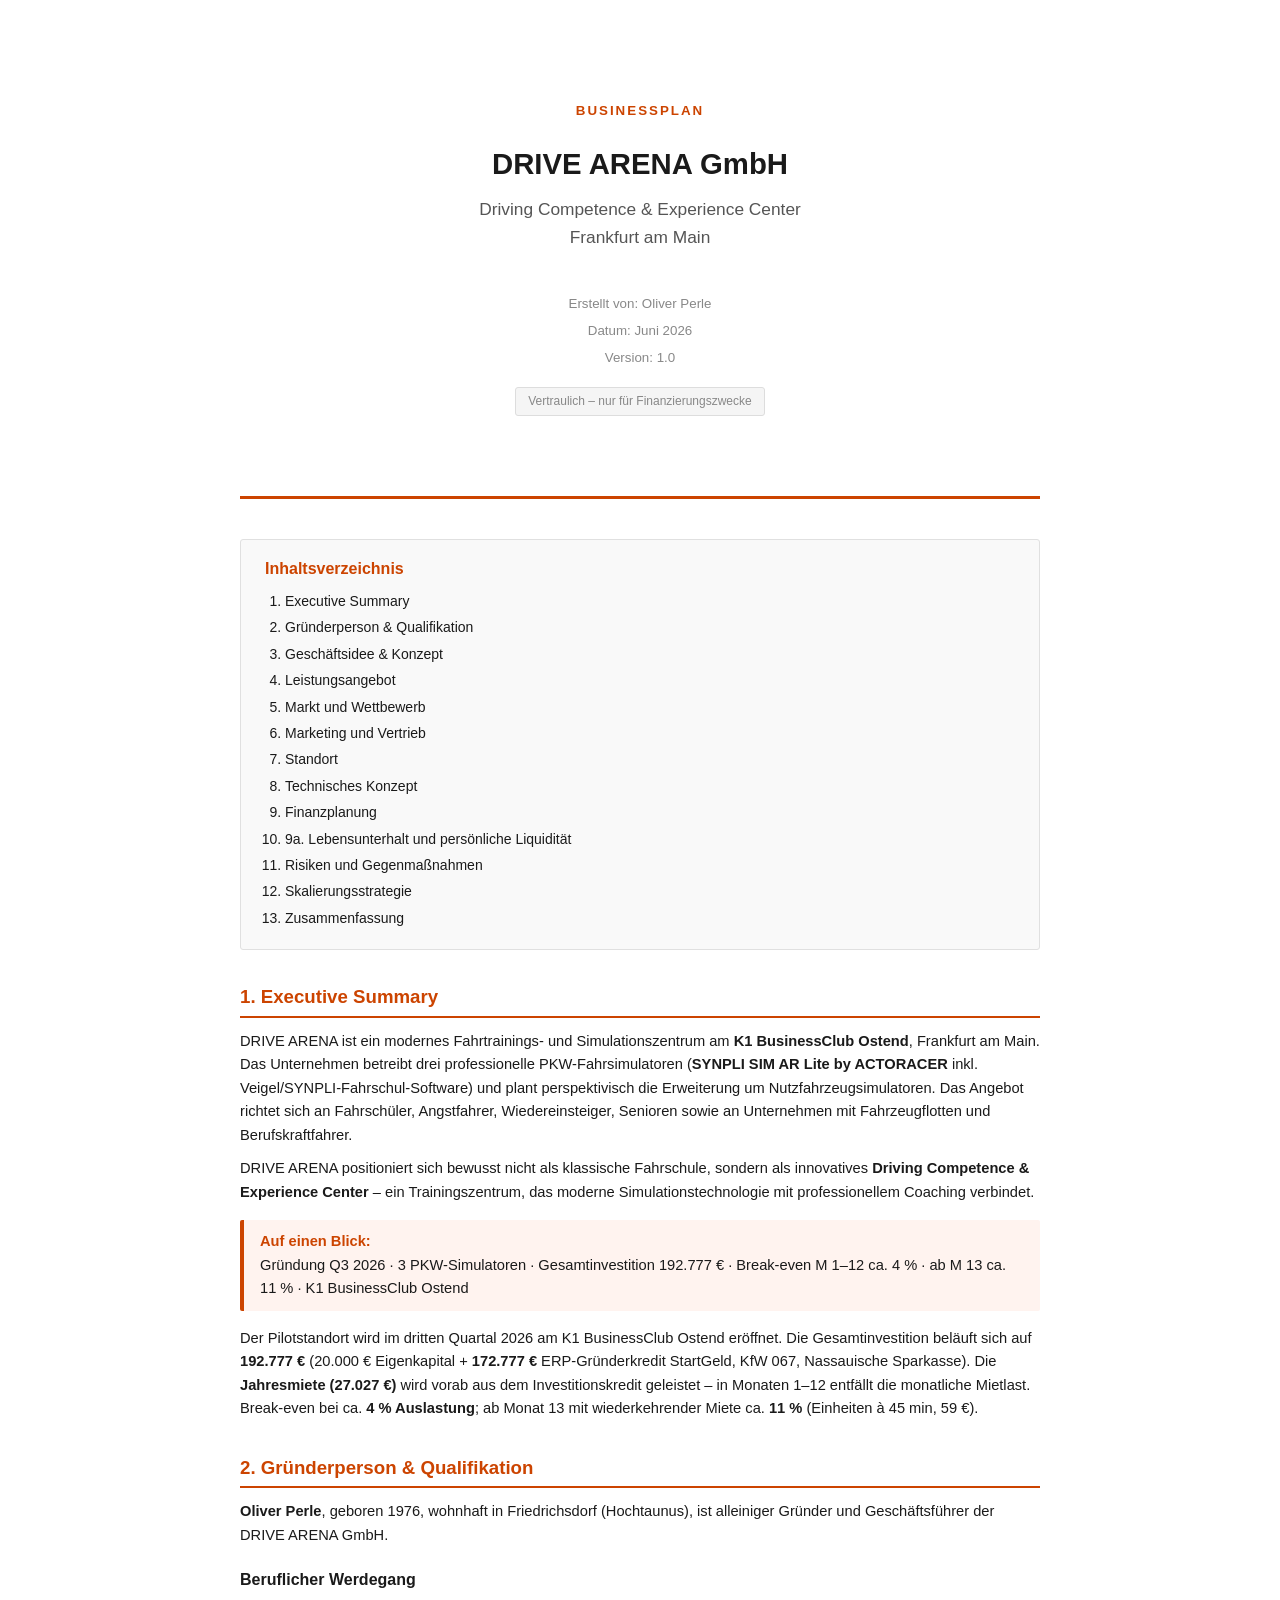
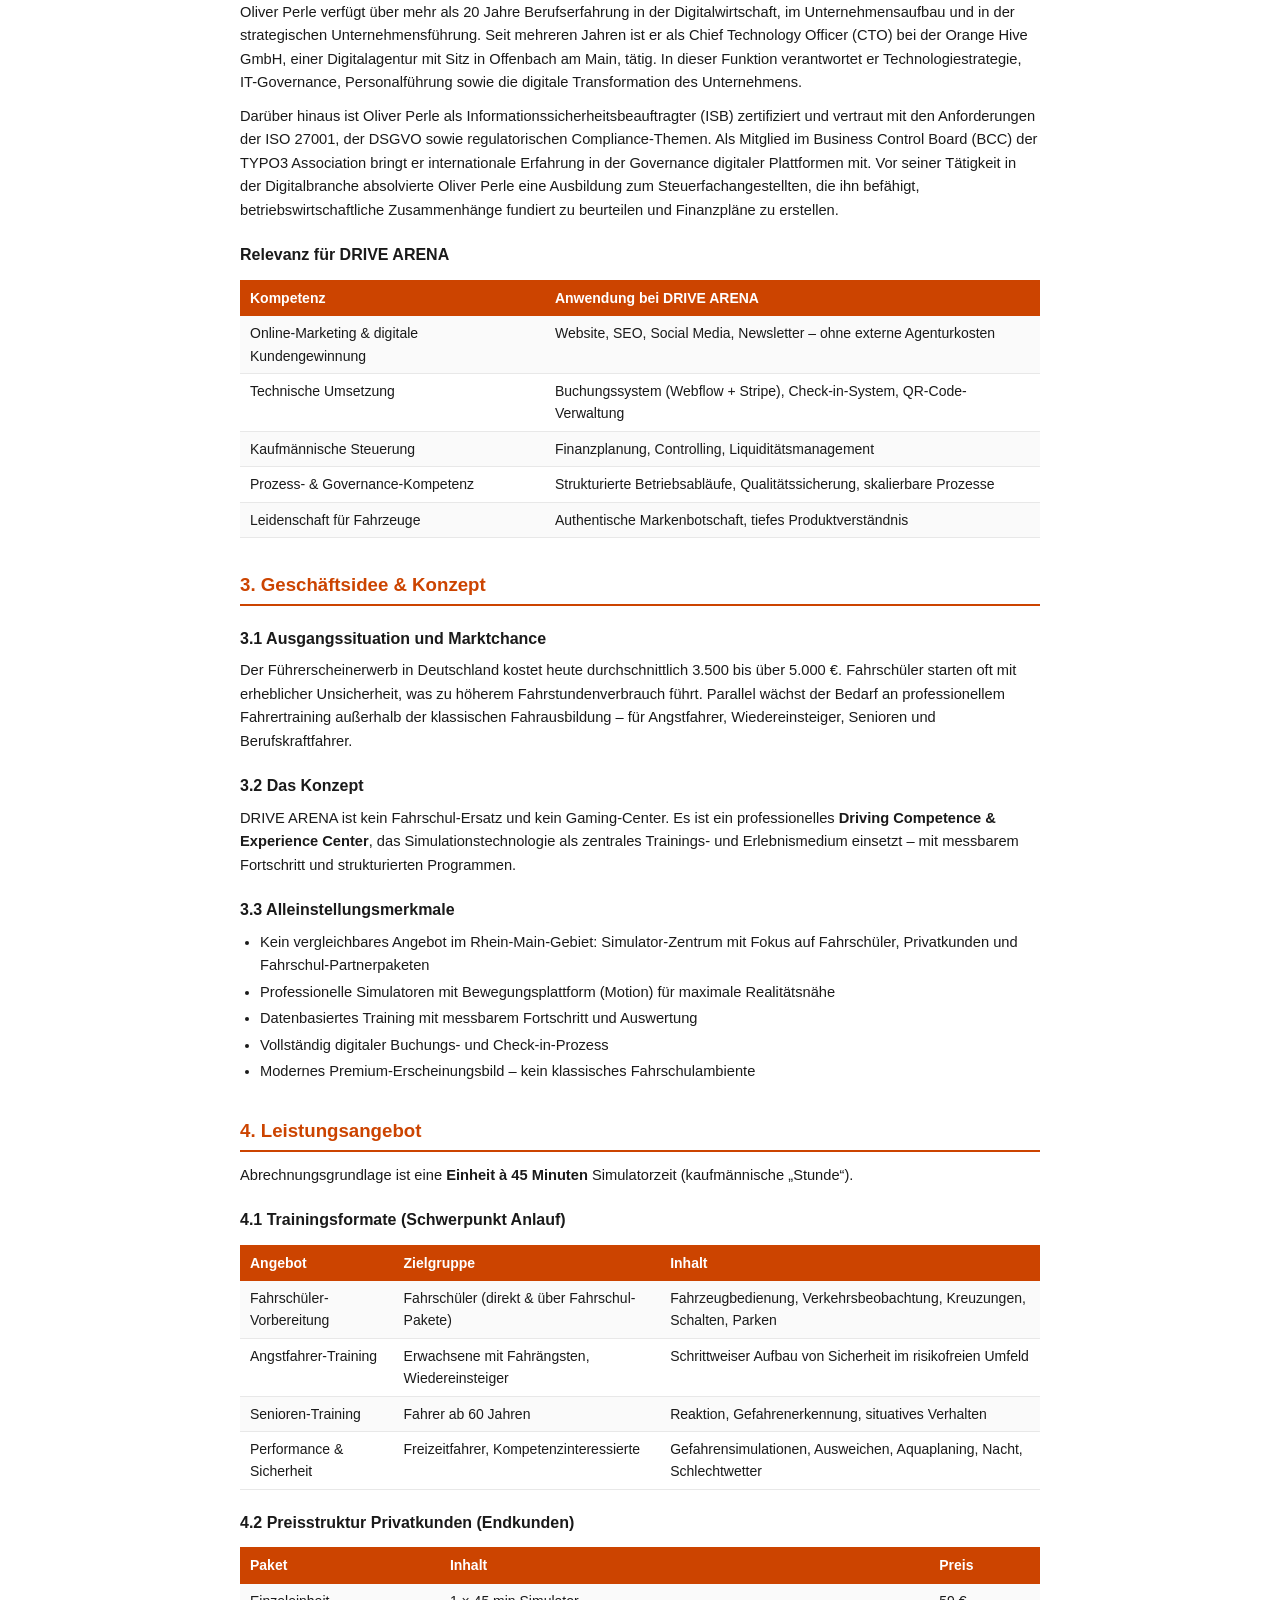
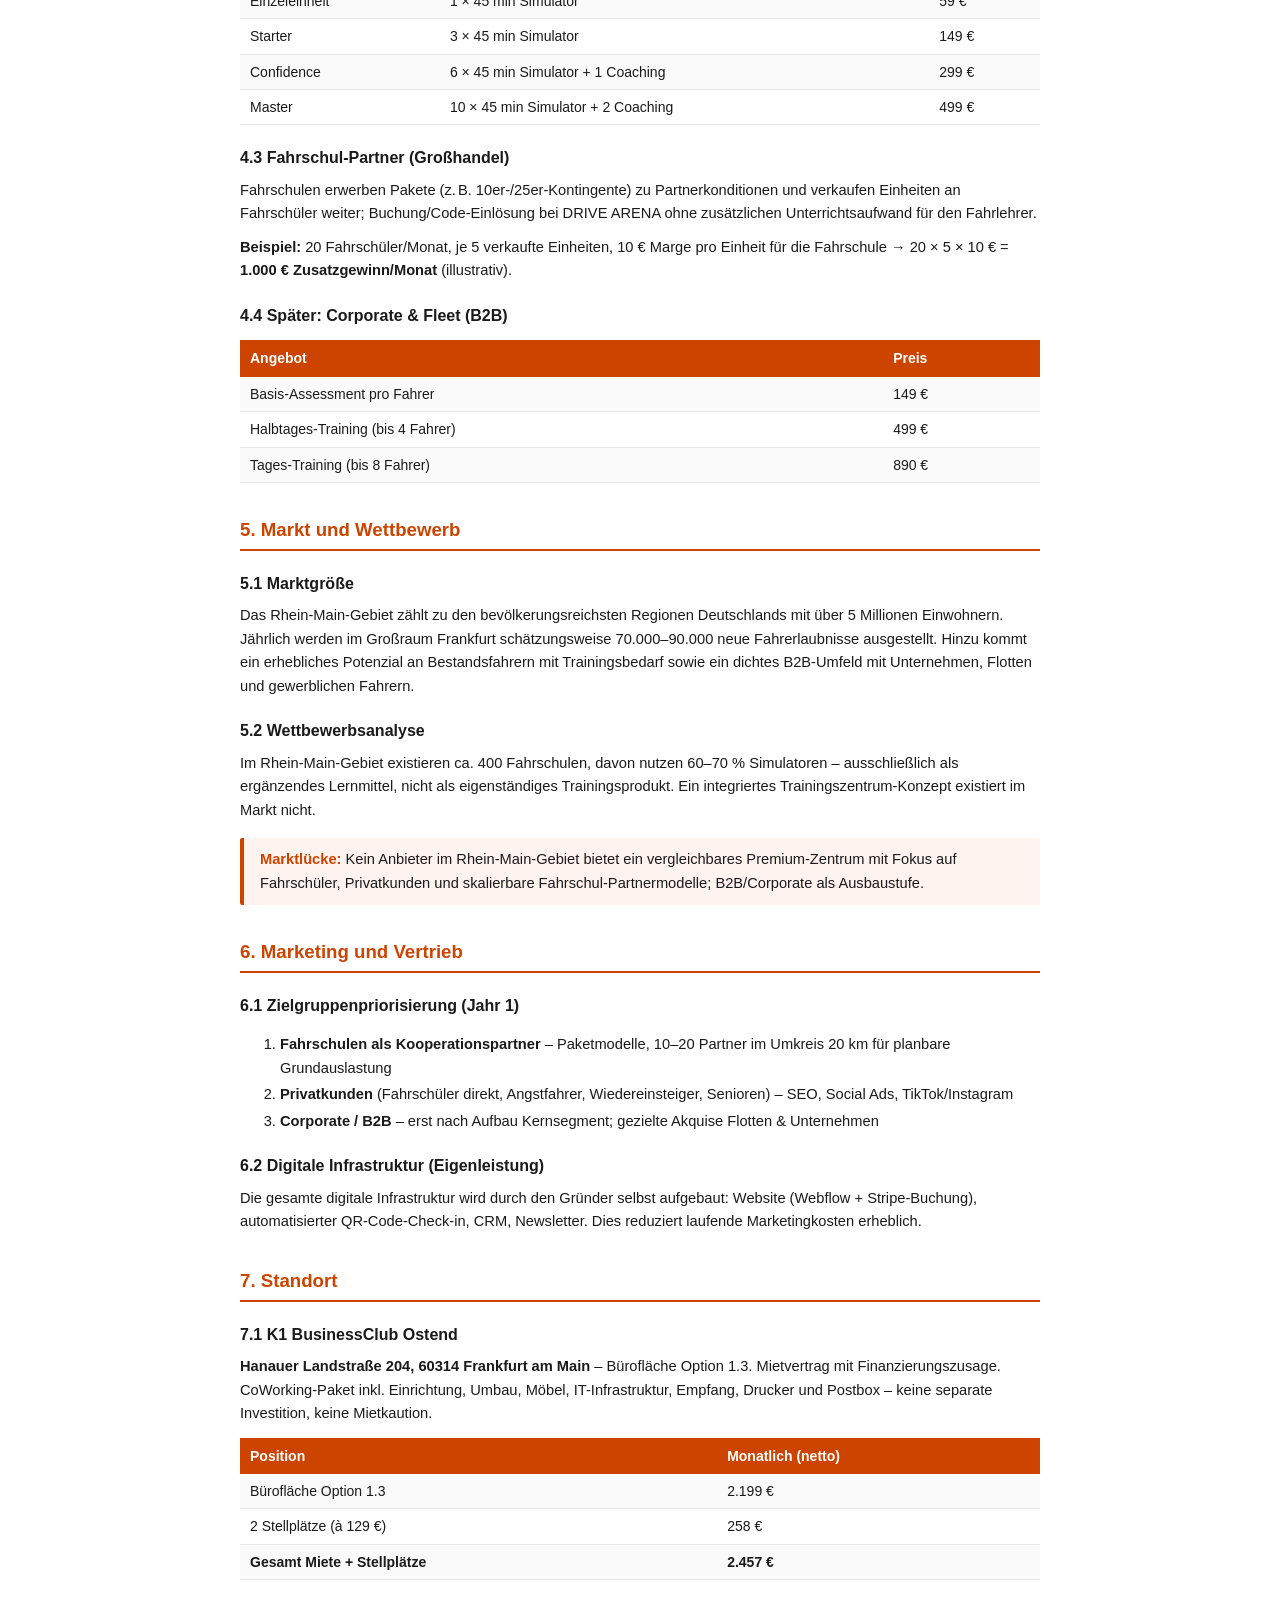
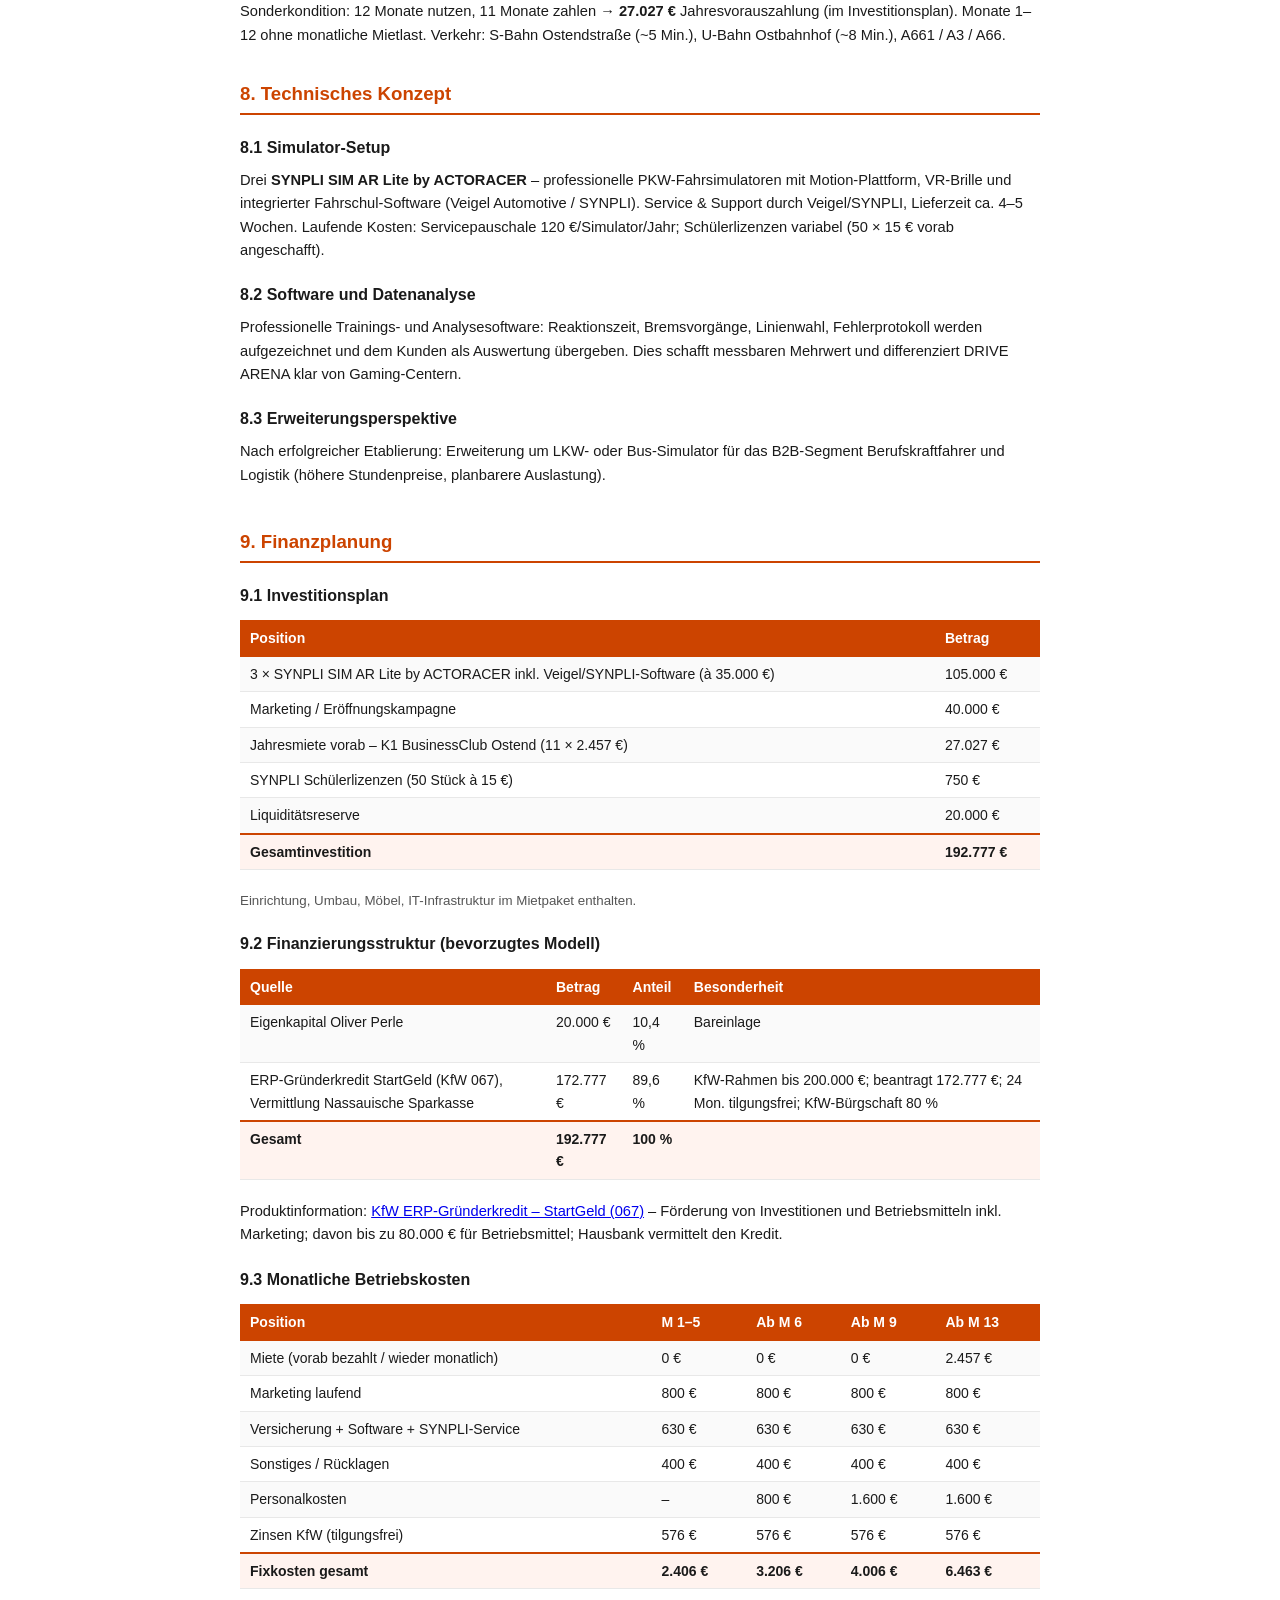
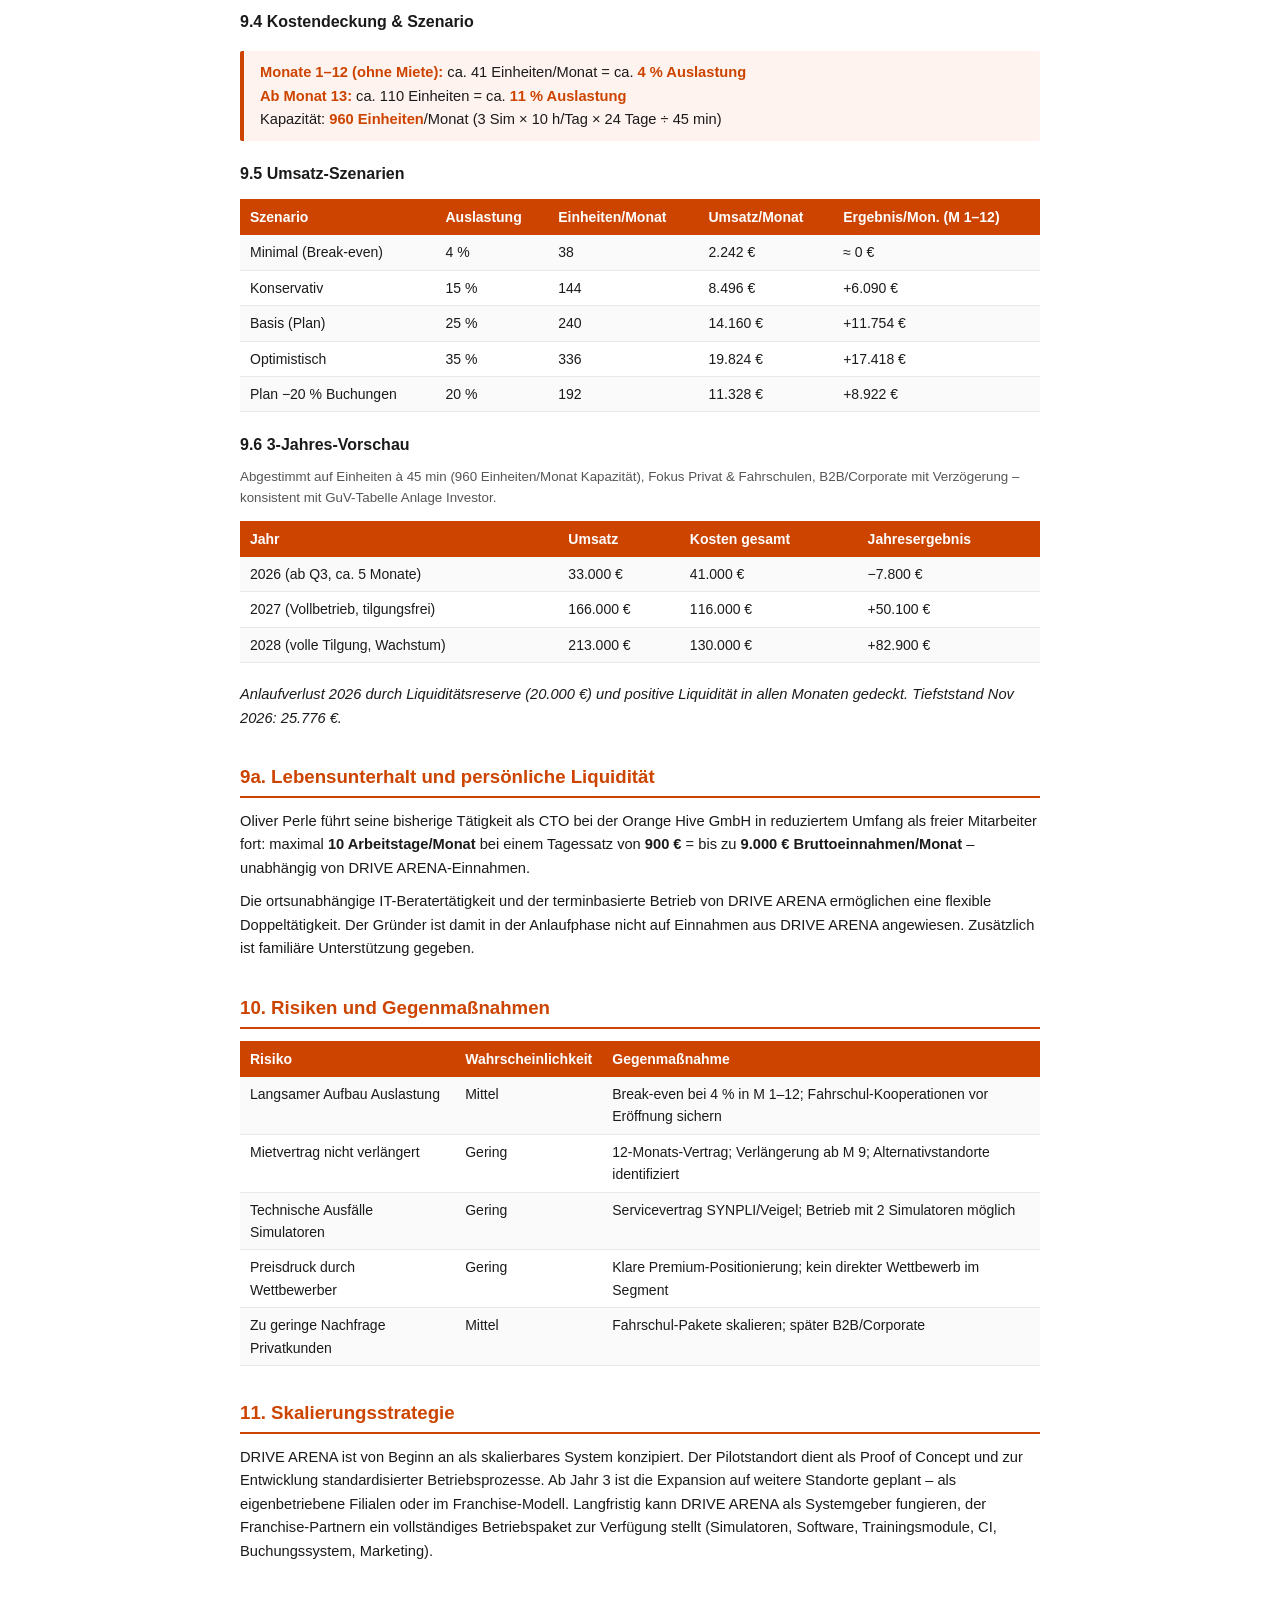
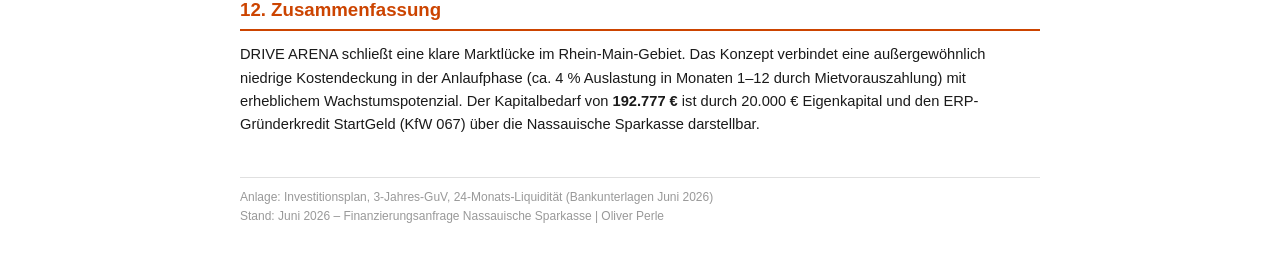
<file: businessplan.html>
<!DOCTYPE html>
<html lang="de">
<head>
<meta charset="UTF-8">
<link rel="icon" href="assets/favicon.svg" type="image/svg+xml">
<meta name="theme-color" content="#CC0000">
<style>
  body { font-family: Calibri, Arial, sans-serif; font-size: 11pt; line-height: 1.6; color: #1a1a1a; max-width: 800px; margin: 0 auto; padding: 40px 60px; }
  h1 { font-size: 22pt; font-weight: 700; color: #1a1a1a; margin-bottom: 4px; }
  h2 { font-size: 14pt; font-weight: 700; color: #CC4400; border-bottom: 2px solid #CC4400; padding-bottom: 4px; margin-top: 32px; margin-bottom: 12px; }
  h3 { font-size: 12pt; font-weight: 700; color: #1a1a1a; margin-top: 20px; margin-bottom: 8px; }
  .cover { text-align: center; padding: 60px 0 80px 0; border-bottom: 3px solid #CC4400; margin-bottom: 40px; }
  .cover-sub { font-size: 13pt; color: #555; margin-top: 8px; }
  .cover-meta { font-size: 10pt; color: #888; margin-top: 40px; line-height: 2; }
  .confidential { display: inline-block; background: #f5f5f5; border: 1px solid #ddd; padding: 4px 12px; font-size: 9pt; color: #888; border-radius: 3px; margin-top: 16px; }
  table { width: 100%; border-collapse: collapse; margin: 12px 0 20px 0; font-size: 10.5pt; }
  th { background: #CC4400; color: #fff; padding: 7px 10px; text-align: left; font-weight: 600; }
  td { padding: 6px 10px; border-bottom: 1px solid #e8e8e8; vertical-align: top; }
  tr:nth-child(even) td { background: #fafafa; }
  tr.total td { font-weight: 700; border-top: 2px solid #CC4400; background: #fff3ef; }
  tr.section-header td { font-weight: 700; background: #f0f0f0; color: #333; font-size: 10pt; }
  p { margin: 6px 0 10px 0; }
  ul { margin: 6px 0 10px 0; padding-left: 20px; }
  li { margin-bottom: 3px; }
  .highlight-box { background: #fff3ef; border-left: 4px solid #CC4400; padding: 10px 16px; margin: 16px 0; border-radius: 2px; }
  .highlight-box strong { color: #CC4400; }
  .page-break { page-break-before: always; margin-top: 40px; }
  .toc { background: #f9f9f9; border: 1px solid #e0e0e0; padding: 16px 24px; margin: 24px 0; border-radius: 3px; }
  .toc h3 { margin-top: 0; color: #CC4400; }
  .toc ol { margin: 0; padding-left: 20px; }
  .toc li { margin-bottom: 4px; font-size: 10.5pt; }
  .footer-note { font-size: 9pt; color: #999; border-top: 1px solid #e0e0e0; margin-top: 40px; padding-top: 10px; }
  .badge { display: inline-block; background: #CC4400; color: #fff; padding: 2px 8px; border-radius: 3px; font-size: 9pt; margin-right: 4px; }
</style>
</head>
<body>

<div class="cover">
  <div style="font-size:10pt; color:#CC4400; font-weight:700; letter-spacing:2px; text-transform:uppercase; margin-bottom:16px;">Businessplan</div>
  <h1>DRIVE ARENA GmbH</h1>
  <div class="cover-sub">Driving Competence &amp; Experience Center<br>Frankfurt am Main</div>
  <div class="cover-meta">
    Erstellt von: Oliver Perle<br>
    Datum: Juni 2026<br>
    Version: 1.0
  </div>
  <div class="confidential">Vertraulich – nur für Finanzierungszwecke</div>
</div>

<div class="toc">
  <h3>Inhaltsverzeichnis</h3>
  <ol>
    <li>Executive Summary</li>
    <li>Gründerperson &amp; Qualifikation</li>
    <li>Geschäftsidee &amp; Konzept</li>
    <li>Leistungsangebot</li>
    <li>Markt und Wettbewerb</li>
    <li>Marketing und Vertrieb</li>
    <li>Standort</li>
    <li>Technisches Konzept</li>
    <li>Finanzplanung</li>
    <li>9a. Lebensunterhalt und persönliche Liquidität</li>
    <li>Risiken und Gegenmaßnahmen</li>
    <li>Skalierungsstrategie</li>
    <li>Zusammenfassung</li>
  </ol>
</div>

<h2>1. Executive Summary</h2>
<p>DRIVE ARENA ist ein modernes Fahrtrainings- und Simulationszentrum am <strong>K1 BusinessClub Ostend</strong>, Frankfurt am Main. Das Unternehmen betreibt drei professionelle PKW-Fahrsimulatoren (<strong>SYNPLI SIM AR Lite by ACTORACER</strong> inkl. Veigel/SYNPLI-Fahrschul-Software) und plant perspektivisch die Erweiterung um Nutzfahrzeugsimulatoren. Das Angebot richtet sich an Fahrschüler, Angstfahrer, Wiedereinsteiger, Senioren sowie an Unternehmen mit Fahrzeugflotten und Berufskraftfahrer.</p>
<p>DRIVE ARENA positioniert sich bewusst nicht als klassische Fahrschule, sondern als innovatives <strong>Driving Competence &amp; Experience Center</strong> – ein Trainingszentrum, das moderne Simulationstechnologie mit professionellem Coaching verbindet.</p>

<div class="highlight-box">
  <strong>Auf einen Blick:</strong><br>
  Gründung Q3 2026 · 3 PKW-Simulatoren · Gesamtinvestition 192.777 € · Break-even M 1–12 ca. 4 % · ab M 13 ca. 11 % · K1 BusinessClub Ostend
</div>

<p>Der Pilotstandort wird im dritten Quartal 2026 am K1 BusinessClub Ostend eröffnet. Die Gesamtinvestition beläuft sich auf <strong>192.777 €</strong> (20.000 € Eigenkapital + <strong>172.777 €</strong> ERP-Gründerkredit StartGeld, KfW 067, Nassauische Sparkasse). Die <strong>Jahresmiete (27.027 €)</strong> wird vorab aus dem Investitionskredit geleistet – in Monaten 1–12 entfällt die monatliche Mietlast. Break-even bei ca. <strong>4 % Auslastung</strong>; ab Monat 13 mit wiederkehrender Miete ca. <strong>11 %</strong> (Einheiten à 45 min, 59 €).</p>

<h2>2. Gründerperson &amp; Qualifikation</h2>
<p><strong>Oliver Perle</strong>, geboren 1976, wohnhaft in Friedrichsdorf (Hochtaunus), ist alleiniger Gründer und Geschäftsführer der DRIVE ARENA GmbH.</p>

<h3>Beruflicher Werdegang</h3>
<p>Oliver Perle verfügt über mehr als 20 Jahre Berufserfahrung in der Digitalwirtschaft, im Unternehmensaufbau und in der strategischen Unternehmensführung. Seit mehreren Jahren ist er als Chief Technology Officer (CTO) bei der Orange Hive GmbH, einer Digitalagentur mit Sitz in Offenbach am Main, tätig. In dieser Funktion verantwortet er Technologiestrategie, IT-Governance, Personalführung sowie die digitale Transformation des Unternehmens.</p>
<p>Darüber hinaus ist Oliver Perle als Informationssicherheitsbeauftragter (ISB) zertifiziert und vertraut mit den Anforderungen der ISO 27001, der DSGVO sowie regulatorischen Compliance-Themen. Als Mitglied im Business Control Board (BCC) der TYPO3 Association bringt er internationale Erfahrung in der Governance digitaler Plattformen mit. Vor seiner Tätigkeit in der Digitalbranche absolvierte Oliver Perle eine Ausbildung zum Steuerfachangestellten, die ihn befähigt, betriebswirtschaftliche Zusammenhänge fundiert zu beurteilen und Finanzpläne zu erstellen.</p>

<h3>Relevanz für DRIVE ARENA</h3>
<table>
  <tr><th>Kompetenz</th><th>Anwendung bei DRIVE ARENA</th></tr>
  <tr><td>Online-Marketing &amp; digitale Kundengewinnung</td><td>Website, SEO, Social Media, Newsletter – ohne externe Agenturkosten</td></tr>
  <tr><td>Technische Umsetzung</td><td>Buchungssystem (Webflow + Stripe), Check-in-System, QR-Code-Verwaltung</td></tr>
  <tr><td>Kaufmännische Steuerung</td><td>Finanzplanung, Controlling, Liquiditätsmanagement</td></tr>
  <tr><td>Prozess- &amp; Governance-Kompetenz</td><td>Strukturierte Betriebsabläufe, Qualitätssicherung, skalierbare Prozesse</td></tr>
  <tr><td>Leidenschaft für Fahrzeuge</td><td>Authentische Markenbotschaft, tiefes Produktverständnis</td></tr>
</table>

<h2>3. Geschäftsidee &amp; Konzept</h2>
<h3>3.1 Ausgangssituation und Marktchance</h3>
<p>Der Führerscheinerwerb in Deutschland kostet heute durchschnittlich 3.500 bis über 5.000 €. Fahrschüler starten oft mit erheblicher Unsicherheit, was zu höherem Fahrstundenverbrauch führt. Parallel wächst der Bedarf an professionellem Fahrertraining außerhalb der klassischen Fahrausbildung – für Angstfahrer, Wiedereinsteiger, Senioren und Berufskraftfahrer.</p>

<h3>3.2 Das Konzept</h3>
<p>DRIVE ARENA ist kein Fahrschul-Ersatz und kein Gaming-Center. Es ist ein professionelles <strong>Driving Competence &amp; Experience Center</strong>, das Simulationstechnologie als zentrales Trainings- und Erlebnismedium einsetzt – mit messbarem Fortschritt und strukturierten Programmen.</p>

<h3>3.3 Alleinstellungsmerkmale</h3>
<ul>
  <li>Kein vergleichbares Angebot im Rhein-Main-Gebiet: Simulator-Zentrum mit Fokus auf Fahrschüler, Privatkunden und Fahrschul-Partnerpaketen</li>
  <li>Professionelle Simulatoren mit Bewegungsplattform (Motion) für maximale Realitätsnähe</li>
  <li>Datenbasiertes Training mit messbarem Fortschritt und Auswertung</li>
  <li>Vollständig digitaler Buchungs- und Check-in-Prozess</li>
  <li>Modernes Premium-Erscheinungsbild – kein klassisches Fahrschulambiente</li>
</ul>

<h2>4. Leistungsangebot</h2>
<p>Abrechnungsgrundlage ist eine <strong>Einheit à 45 Minuten</strong> Simulatorzeit (kaufmännische „Stunde“).</p>
<h3>4.1 Trainingsformate (Schwerpunkt Anlauf)</h3>
<table>
  <tr><th>Angebot</th><th>Zielgruppe</th><th>Inhalt</th></tr>
  <tr><td>Fahrschüler-Vorbereitung</td><td>Fahrschüler (direkt &amp; über Fahrschul-Pakete)</td><td>Fahrzeugbedienung, Verkehrsbeobachtung, Kreuzungen, Schalten, Parken</td></tr>
  <tr><td>Angstfahrer-Training</td><td>Erwachsene mit Fahrängsten, Wiedereinsteiger</td><td>Schrittweiser Aufbau von Sicherheit im risikofreien Umfeld</td></tr>
  <tr><td>Senioren-Training</td><td>Fahrer ab 60 Jahren</td><td>Reaktion, Gefahrenerkennung, situatives Verhalten</td></tr>
  <tr><td>Performance &amp; Sicherheit</td><td>Freizeitfahrer, Kompetenzinteressierte</td><td>Gefahrensimulationen, Ausweichen, Aquaplaning, Nacht, Schlechtwetter</td></tr>
</table>

<h3>4.2 Preisstruktur Privatkunden (Endkunden)</h3>
<table>
  <tr><th>Paket</th><th>Inhalt</th><th>Preis</th></tr>
  <tr><td>Einzeleinheit</td><td>1 × 45 min Simulator</td><td>59 €</td></tr>
  <tr><td>Starter</td><td>3 × 45 min Simulator</td><td>149 €</td></tr>
  <tr><td>Confidence</td><td>6 × 45 min Simulator + 1 Coaching</td><td>299 €</td></tr>
  <tr><td>Master</td><td>10 × 45 min Simulator + 2 Coaching</td><td>499 €</td></tr>
</table>

<h3>4.3 Fahrschul-Partner (Großhandel)</h3>
<p>Fahrschulen erwerben Pakete (z. B. 10er-/25er-Kontingente) zu Partnerkonditionen und verkaufen Einheiten an Fahrschüler weiter; Buchung/Code-Einlösung bei DRIVE ARENA ohne zusätzlichen Unterrichtsaufwand für den Fahrlehrer.</p>
<p><strong>Beispiel:</strong> 20 Fahrschüler/Monat, je 5 verkaufte Einheiten, 10 € Marge pro Einheit für die Fahrschule → 20 × 5 × 10 € = <strong>1.000 € Zusatzgewinn/Monat</strong> (illustrativ).</p>

<h3>4.4 Später: Corporate &amp; Fleet (B2B)</h3>
<table>
  <tr><th>Angebot</th><th>Preis</th></tr>
  <tr><td>Basis-Assessment pro Fahrer</td><td>149 €</td></tr>
  <tr><td>Halbtages-Training (bis 4 Fahrer)</td><td>499 €</td></tr>
  <tr><td>Tages-Training (bis 8 Fahrer)</td><td>890 €</td></tr>
</table>

<h2>5. Markt und Wettbewerb</h2>
<h3>5.1 Marktgröße</h3>
<p>Das Rhein-Main-Gebiet zählt zu den bevölkerungsreichsten Regionen Deutschlands mit über 5 Millionen Einwohnern. Jährlich werden im Großraum Frankfurt schätzungsweise 70.000–90.000 neue Fahrerlaubnisse ausgestellt. Hinzu kommt ein erhebliches Potenzial an Bestandsfahrern mit Trainingsbedarf sowie ein dichtes B2B-Umfeld mit Unternehmen, Flotten und gewerblichen Fahrern.</p>

<h3>5.2 Wettbewerbsanalyse</h3>
<p>Im Rhein-Main-Gebiet existieren ca. 400 Fahrschulen, davon nutzen 60–70 % Simulatoren – ausschließlich als ergänzendes Lernmittel, nicht als eigenständiges Trainingsprodukt. Ein integriertes Trainingszentrum-Konzept existiert im Markt nicht.</p>

<div class="highlight-box">
  <strong>Marktlücke:</strong> Kein Anbieter im Rhein-Main-Gebiet bietet ein vergleichbares Premium-Zentrum mit Fokus auf Fahrschüler, Privatkunden und skalierbare Fahrschul-Partnermodelle; B2B/Corporate als Ausbaustufe.
</div>

<h2>6. Marketing und Vertrieb</h2>
<h3>6.1 Zielgruppenpriorisierung (Jahr 1)</h3>
<ol>
  <li><strong>Fahrschulen als Kooperationspartner</strong> – Paketmodelle, 10–20 Partner im Umkreis 20 km für planbare Grundauslastung</li>
  <li><strong>Privatkunden</strong> (Fahrschüler direkt, Angstfahrer, Wiedereinsteiger, Senioren) – SEO, Social Ads, TikTok/Instagram</li>
  <li><strong>Corporate / B2B</strong> – erst nach Aufbau Kernsegment; gezielte Akquise Flotten &amp; Unternehmen</li>
</ol>

<h3>6.2 Digitale Infrastruktur (Eigenleistung)</h3>
<p>Die gesamte digitale Infrastruktur wird durch den Gründer selbst aufgebaut: Website (Webflow + Stripe-Buchung), automatisierter QR-Code-Check-in, CRM, Newsletter. Dies reduziert laufende Marketingkosten erheblich.</p>

<h2>7. Standort</h2>
<h3>7.1 K1 BusinessClub Ostend</h3>
<p><strong>Hanauer Landstraße 204, 60314 Frankfurt am Main</strong> – Bürofläche Option 1.3. Mietvertrag mit Finanzierungszusage. CoWorking-Paket inkl. Einrichtung, Umbau, Möbel, IT-Infrastruktur, Empfang, Drucker und Postbox – keine separate Investition, keine Mietkaution.</p>
<table>
  <tr><th>Position</th><th>Monatlich (netto)</th></tr>
  <tr><td>Bürofläche Option 1.3</td><td>2.199 €</td></tr>
  <tr><td>2 Stellplätze (à 129 €)</td><td>258 €</td></tr>
  <tr><td><strong>Gesamt Miete + Stellplätze</strong></td><td><strong>2.457 €</strong></td></tr>
</table>
<p>Sonderkondition: 12 Monate nutzen, 11 Monate zahlen → <strong>27.027 €</strong> Jahresvorauszahlung (im Investitionsplan). Monate 1–12 ohne monatliche Mietlast. Verkehr: S-Bahn Ostendstraße (~5 Min.), U-Bahn Ostbahnhof (~8 Min.), A661 / A3 / A66.</p>

<h2>8. Technisches Konzept</h2>
<h3>8.1 Simulator-Setup</h3>
<p>Drei <strong>SYNPLI SIM AR Lite by ACTORACER</strong> – professionelle PKW-Fahrsimulatoren mit Motion-Plattform, VR-Brille und integrierter Fahrschul-Software (Veigel Automotive / SYNPLI). Service &amp; Support durch Veigel/SYNPLI, Lieferzeit ca. 4–5 Wochen. Laufende Kosten: Servicepauschale 120 €/Simulator/Jahr; Schülerlizenzen variabel (50 × 15 € vorab angeschafft).</p>

<h3>8.2 Software und Datenanalyse</h3>
<p>Professionelle Trainings- und Analysesoftware: Reaktionszeit, Bremsvorgänge, Linienwahl, Fehlerprotokoll werden aufgezeichnet und dem Kunden als Auswertung übergeben. Dies schafft messbaren Mehrwert und differenziert DRIVE ARENA klar von Gaming-Centern.</p>

<h3>8.3 Erweiterungsperspektive</h3>
<p>Nach erfolgreicher Etablierung: Erweiterung um LKW- oder Bus-Simulator für das B2B-Segment Berufskraftfahrer und Logistik (höhere Stundenpreise, planbarere Auslastung).</p>

<div class="page-break"></div>

<h2>9. Finanzplanung</h2>
<h3>9.1 Investitionsplan</h3>
<table>
  <tr><th>Position</th><th>Betrag</th></tr>
  <tr><td>3 × SYNPLI SIM AR Lite by ACTORACER inkl. Veigel/SYNPLI-Software (à 35.000 €)</td><td>105.000 €</td></tr>
  <tr><td>Marketing / Eröffnungskampagne</td><td>40.000 €</td></tr>
  <tr><td>Jahresmiete vorab – K1 BusinessClub Ostend (11 × 2.457 €)</td><td>27.027 €</td></tr>
  <tr><td>SYNPLI Schülerlizenzen (50 Stück à 15 €)</td><td>750 €</td></tr>
  <tr><td>Liquiditätsreserve</td><td>20.000 €</td></tr>
  <tr class="total"><td>Gesamtinvestition</td><td>192.777 €</td></tr>
</table>
<p style="font-size:10pt;color:#555;">Einrichtung, Umbau, Möbel, IT-Infrastruktur im Mietpaket enthalten.</p>

<h3>9.2 Finanzierungsstruktur (bevorzugtes Modell)</h3>
<table>
  <tr><th>Quelle</th><th>Betrag</th><th>Anteil</th><th>Besonderheit</th></tr>
  <tr><td>Eigenkapital Oliver Perle</td><td>20.000 €</td><td>10,4 %</td><td>Bareinlage</td></tr>
  <tr><td>ERP-Gründerkredit StartGeld (KfW 067), Vermittlung Nassauische Sparkasse</td><td>172.777 €</td><td>89,6 %</td><td>KfW-Rahmen bis 200.000 €; beantragt 172.777 €; 24 Mon. tilgungsfrei; KfW-Bürgschaft 80 %</td></tr>
  <tr class="total"><td>Gesamt</td><td>192.777 €</td><td>100 %</td><td></td></tr>
</table>
<p>Produktinformation: <a href="https://www.kfw.de/inlandsfoerderung/Unternehmen/Gr%C3%BCnden-Nachfolgen/F%C3%B6rderprodukte/ERP-Gr%C3%BCnderkredit-Startgeld-(067)/">KfW ERP-Gründerkredit – StartGeld (067)</a> – Förderung von Investitionen und Betriebsmitteln inkl. Marketing; davon bis zu 80.000 € für Betriebsmittel; Hausbank vermittelt den Kredit.</p>

<h3>9.3 Monatliche Betriebskosten</h3>
<table>
  <tr><th>Position</th><th>M 1–5</th><th>Ab M 6</th><th>Ab M 9</th><th>Ab M 13</th></tr>
  <tr><td>Miete (vorab bezahlt / wieder monatlich)</td><td>0 €</td><td>0 €</td><td>0 €</td><td>2.457 €</td></tr>
  <tr><td>Marketing laufend</td><td>800 €</td><td>800 €</td><td>800 €</td><td>800 €</td></tr>
  <tr><td>Versicherung + Software + SYNPLI-Service</td><td>630 €</td><td>630 €</td><td>630 €</td><td>630 €</td></tr>
  <tr><td>Sonstiges / Rücklagen</td><td>400 €</td><td>400 €</td><td>400 €</td><td>400 €</td></tr>
  <tr><td>Personalkosten</td><td>–</td><td>800 €</td><td>1.600 €</td><td>1.600 €</td></tr>
  <tr><td>Zinsen KfW (tilgungsfrei)</td><td>576 €</td><td>576 €</td><td>576 €</td><td>576 €</td></tr>
  <tr class="total"><td>Fixkosten gesamt</td><td>2.406 €</td><td>3.206 €</td><td>4.006 €</td><td>6.463 €</td></tr>
</table>

<h3>9.4 Kostendeckung &amp; Szenario</h3>
<div class="highlight-box">
  <strong>Monate 1–12 (ohne Miete):</strong> ca. 41 Einheiten/Monat = ca. <strong>4 % Auslastung</strong><br>
  <strong>Ab Monat 13:</strong> ca. 110 Einheiten = ca. <strong>11 % Auslastung</strong><br>
  Kapazität: <strong>960 Einheiten</strong>/Monat (3 Sim × 10 h/Tag × 24 Tage ÷ 45 min)
</div>

<h3>9.5 Umsatz-Szenarien</h3>
<table>
  <tr><th>Szenario</th><th>Auslastung</th><th>Einheiten/Monat</th><th>Umsatz/Monat</th><th>Ergebnis/Mon. (M 1–12)</th></tr>
  <tr><td>Minimal (Break-even)</td><td>4 %</td><td>38</td><td>2.242 €</td><td>≈ 0 €</td></tr>
  <tr><td>Konservativ</td><td>15 %</td><td>144</td><td>8.496 €</td><td>+6.090 €</td></tr>
  <tr><td>Basis (Plan)</td><td>25 %</td><td>240</td><td>14.160 €</td><td>+11.754 €</td></tr>
  <tr><td>Optimistisch</td><td>35 %</td><td>336</td><td>19.824 €</td><td>+17.418 €</td></tr>
  <tr><td>Plan −20 % Buchungen</td><td>20 %</td><td>192</td><td>11.328 €</td><td>+8.922 €</td></tr>
</table>

<h3>9.6 3-Jahres-Vorschau</h3>
<p style="font-size:10pt;color:#555;">Abgestimmt auf Einheiten à 45 min (960 Einheiten/Monat Kapazität), Fokus Privat &amp; Fahrschulen, B2B/Corporate mit Verzögerung – konsistent mit GuV-Tabelle Anlage Investor.</p>
<table>
  <tr><th>Jahr</th><th>Umsatz</th><th>Kosten gesamt</th><th>Jahresergebnis</th></tr>
  <tr><td>2026 (ab Q3, ca. 5 Monate)</td><td>33.000 €</td><td>41.000 €</td><td>−7.800 €</td></tr>
  <tr><td>2027 (Vollbetrieb, tilgungsfrei)</td><td>166.000 €</td><td>116.000 €</td><td>+50.100 €</td></tr>
  <tr><td>2028 (volle Tilgung, Wachstum)</td><td>213.000 €</td><td>130.000 €</td><td>+82.900 €</td></tr>
</table>
<p><em>Anlaufverlust 2026 durch Liquiditätsreserve (20.000 €) und positive Liquidität in allen Monaten gedeckt. Tiefststand Nov 2026: 25.776 €.</em></p>

<h2>9a. Lebensunterhalt und persönliche Liquidität</h2>
<p>Oliver Perle führt seine bisherige Tätigkeit als CTO bei der Orange Hive GmbH in reduziertem Umfang als freier Mitarbeiter fort: maximal <strong>10 Arbeitstage/Monat</strong> bei einem Tagessatz von <strong>900 €</strong> = bis zu <strong>9.000 € Bruttoeinnahmen/Monat</strong> – unabhängig von DRIVE ARENA-Einnahmen.</p>
<p>Die ortsunabhängige IT-Beratertätigkeit und der terminbasierte Betrieb von DRIVE ARENA ermöglichen eine flexible Doppeltätigkeit. Der Gründer ist damit in der Anlaufphase nicht auf Einnahmen aus DRIVE ARENA angewiesen. Zusätzlich ist familiäre Unterstützung gegeben.</p>

<h2>10. Risiken und Gegenmaßnahmen</h2>
<table>
  <tr><th>Risiko</th><th>Wahrscheinlichkeit</th><th>Gegenmaßnahme</th></tr>
  <tr><td>Langsamer Aufbau Auslastung</td><td>Mittel</td><td>Break-even bei 4 % in M 1–12; Fahrschul-Kooperationen vor Eröffnung sichern</td></tr>
  <tr><td>Mietvertrag nicht verlängert</td><td>Gering</td><td>12-Monats-Vertrag; Verlängerung ab M 9; Alternativstandorte identifiziert</td></tr>
  <tr><td>Technische Ausfälle Simulatoren</td><td>Gering</td><td>Servicevertrag SYNPLI/Veigel; Betrieb mit 2 Simulatoren möglich</td></tr>
  <tr><td>Preisdruck durch Wettbewerber</td><td>Gering</td><td>Klare Premium-Positionierung; kein direkter Wettbewerb im Segment</td></tr>
  <tr><td>Zu geringe Nachfrage Privatkunden</td><td>Mittel</td><td>Fahrschul-Pakete skalieren; später B2B/Corporate</td></tr>
</table>

<h2>11. Skalierungsstrategie</h2>
<p>DRIVE ARENA ist von Beginn an als skalierbares System konzipiert. Der Pilotstandort dient als Proof of Concept und zur Entwicklung standardisierter Betriebsprozesse. Ab Jahr 3 ist die Expansion auf weitere Standorte geplant – als eigenbetriebene Filialen oder im Franchise-Modell. Langfristig kann DRIVE ARENA als Systemgeber fungieren, der Franchise-Partnern ein vollständiges Betriebspaket zur Verfügung stellt (Simulatoren, Software, Trainingsmodule, CI, Buchungssystem, Marketing).</p>

<h2>12. Zusammenfassung</h2>
<p>DRIVE ARENA schließt eine klare Marktlücke im Rhein-Main-Gebiet. Das Konzept verbindet eine außergewöhnlich niedrige Kostendeckung in der Anlaufphase (ca. 4 % Auslastung in Monaten 1–12 durch Mietvorauszahlung) mit erheblichem Wachstumspotenzial. Der Kapitalbedarf von <strong>192.777 €</strong> ist durch 20.000 € Eigenkapital und den ERP-Gründerkredit StartGeld (KfW 067) über die Nassauische Sparkasse darstellbar.</p>

<div class="footer-note">
  Anlage: Investitionsplan, 3-Jahres-GuV, 24-Monats-Liquidität (Bankunterlagen Juni 2026)<br>
  Stand: Juni 2026 – Finanzierungsanfrage Nassauische Sparkasse | Oliver Perle
</div>

</body>
</html>
</file>
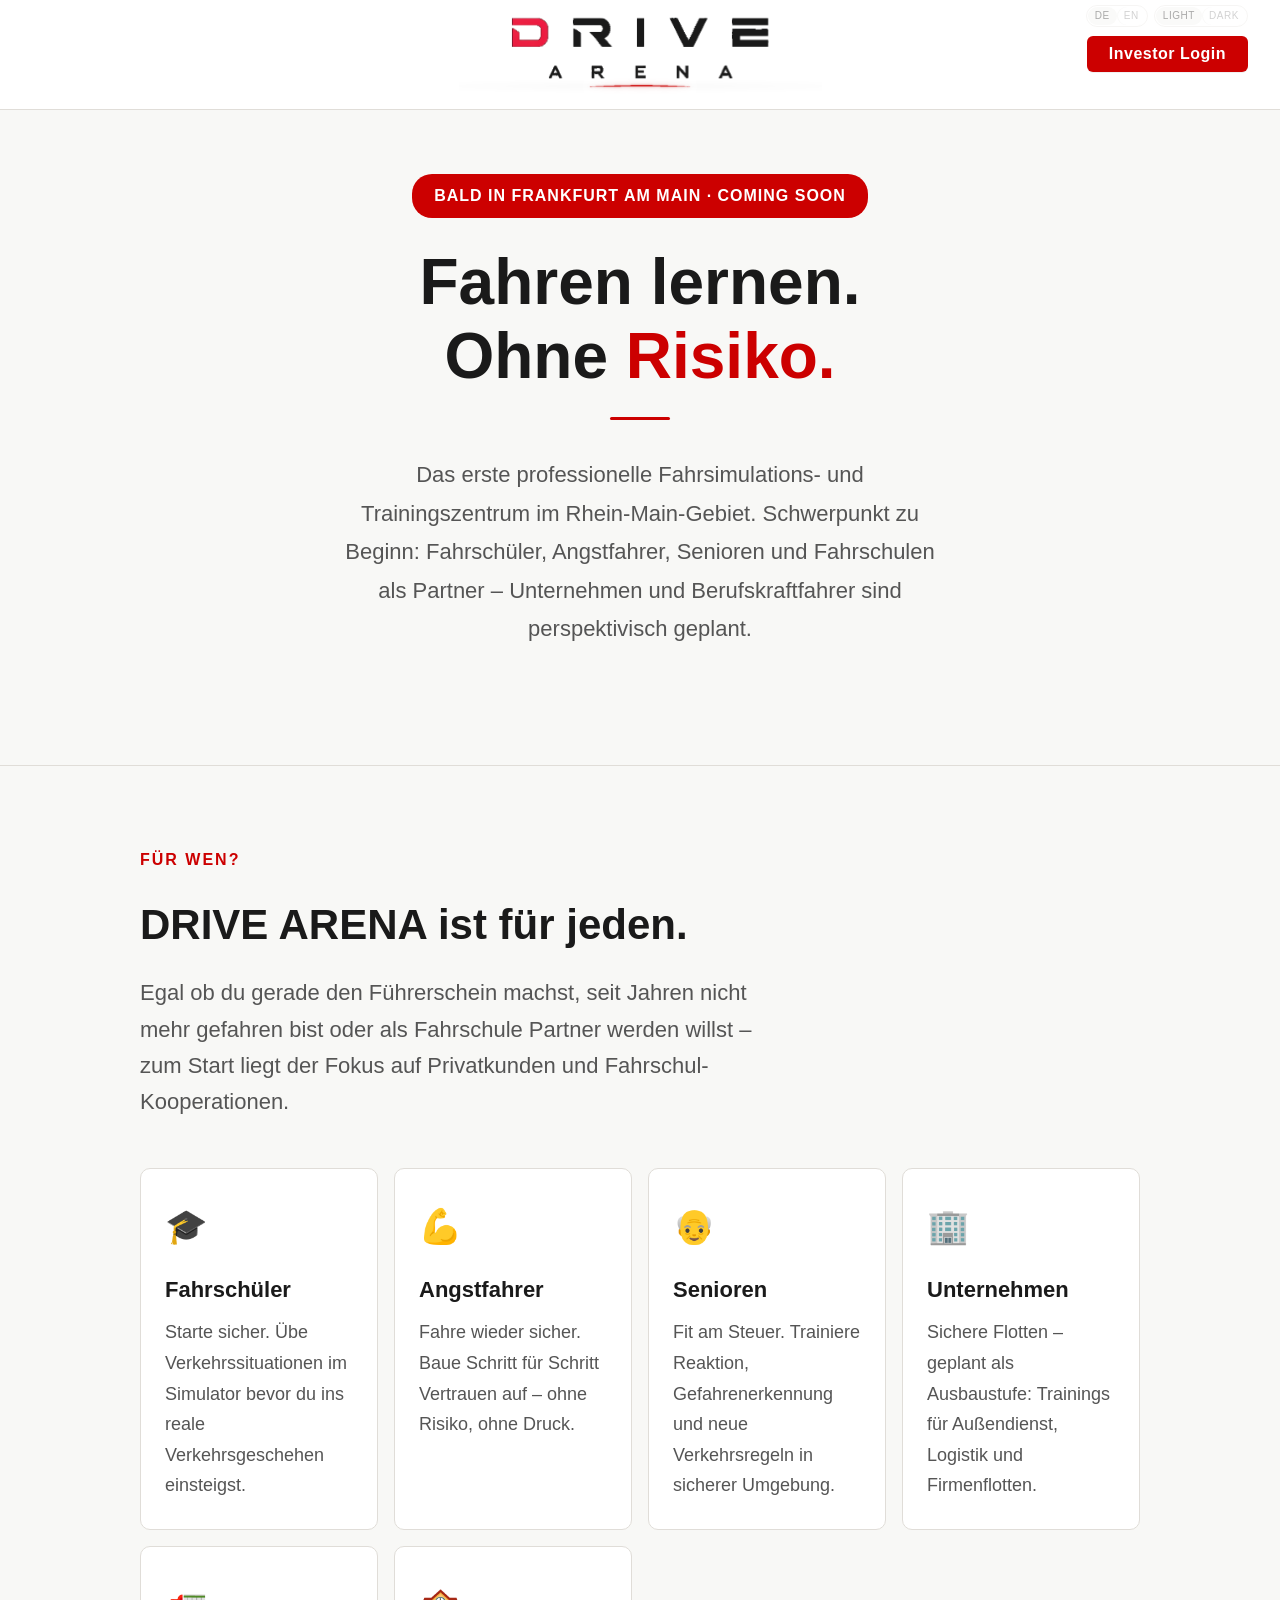
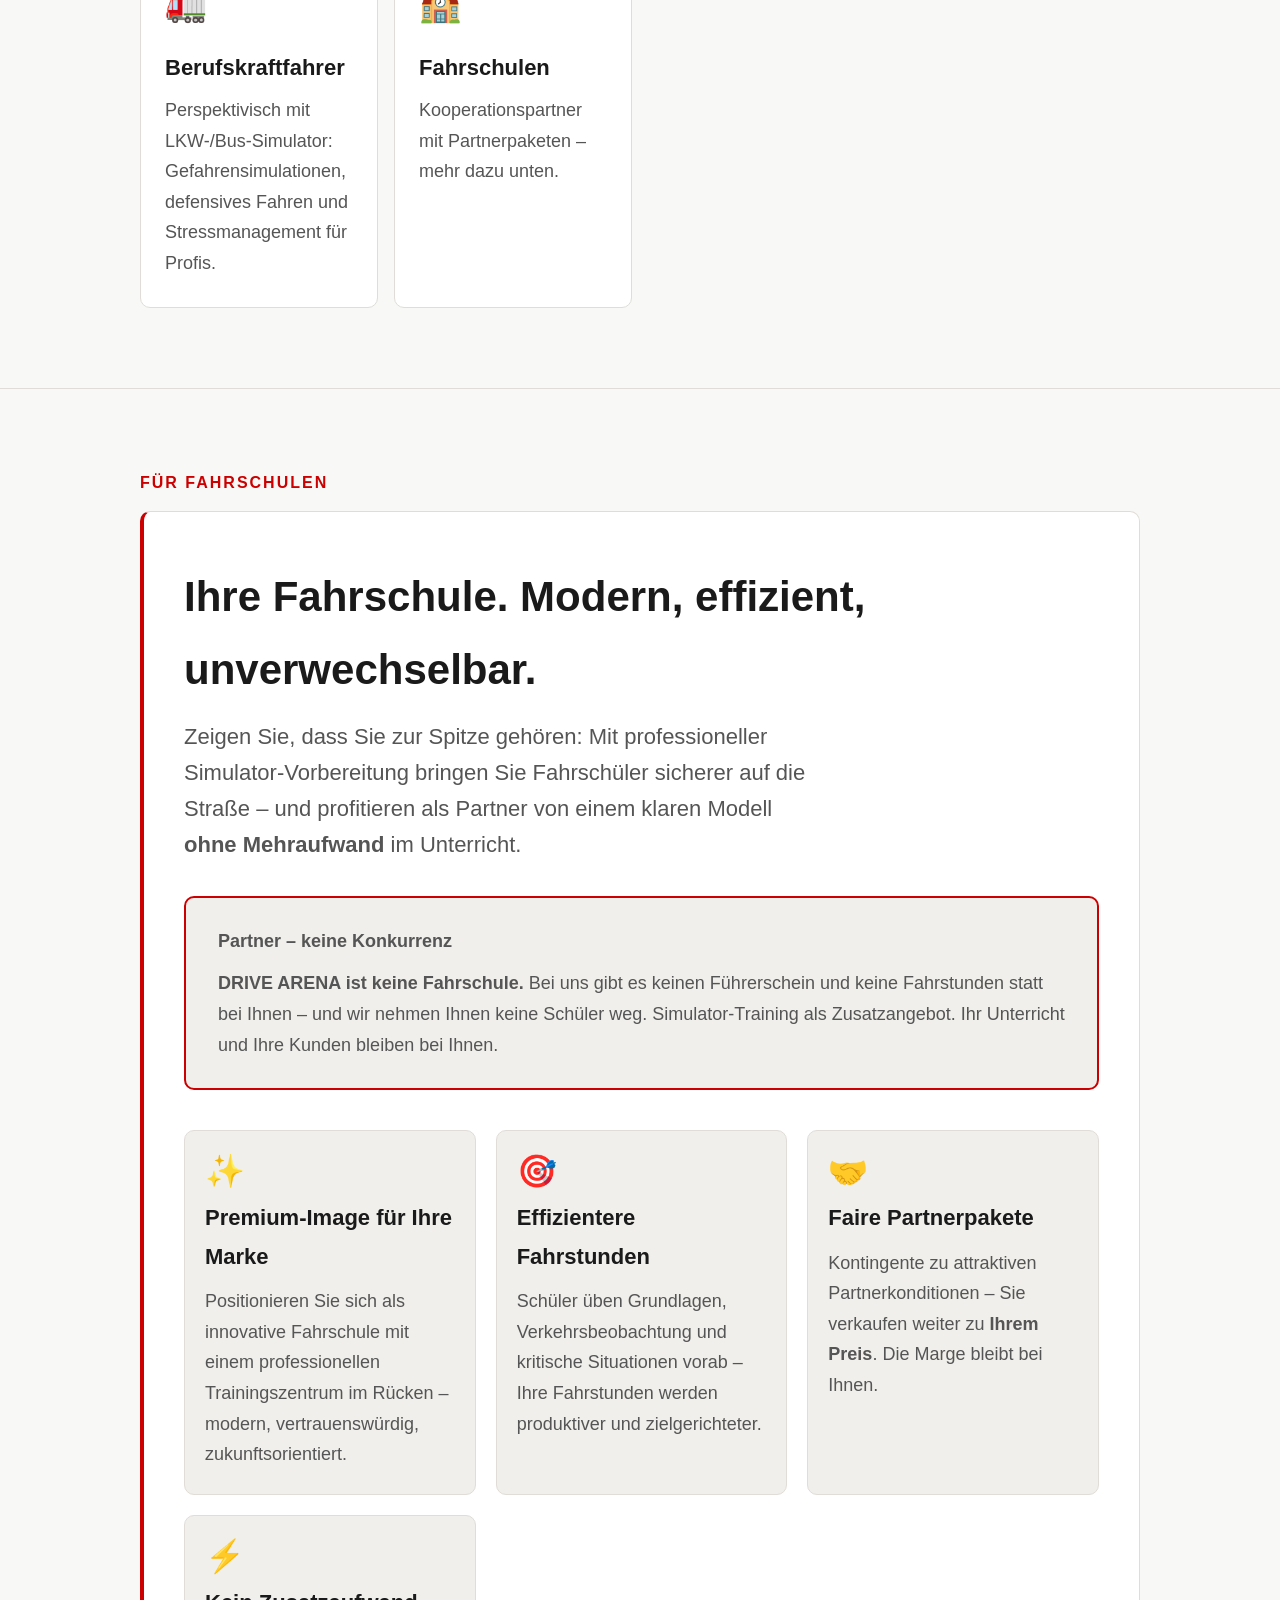
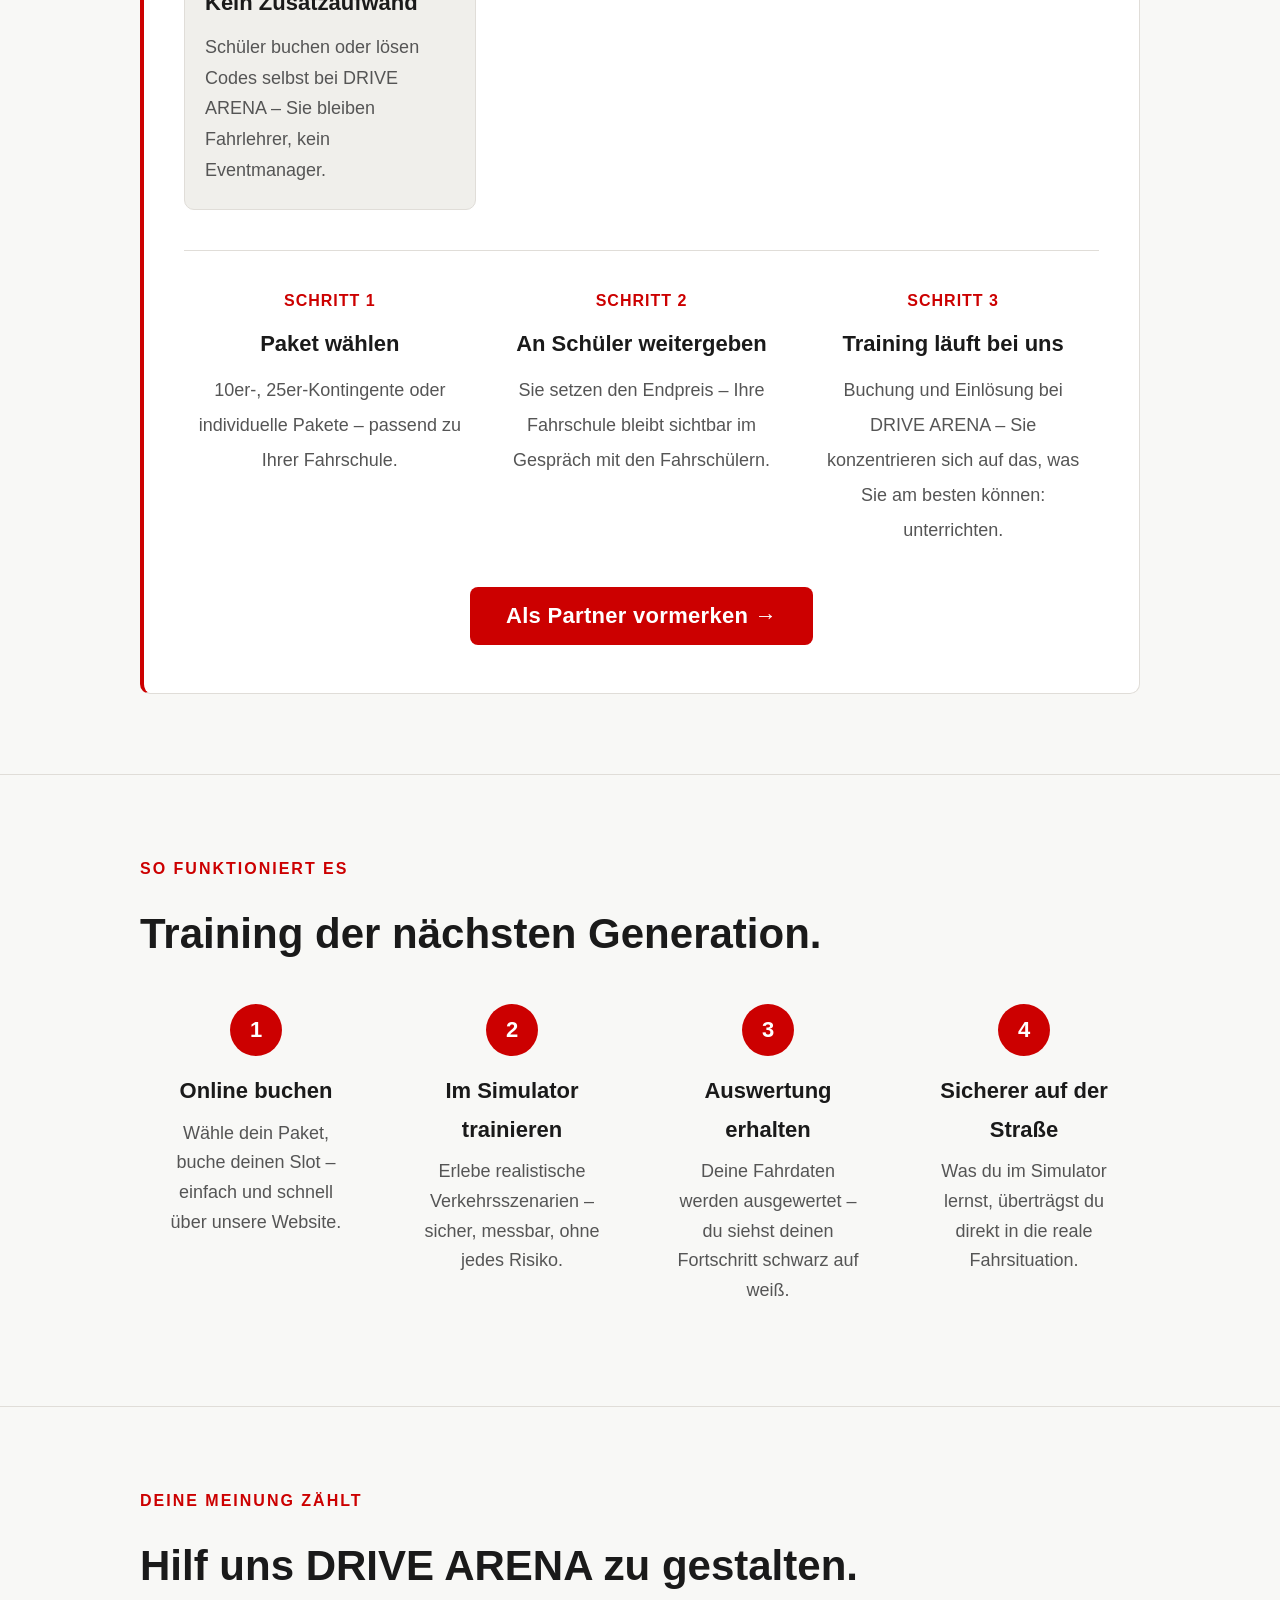
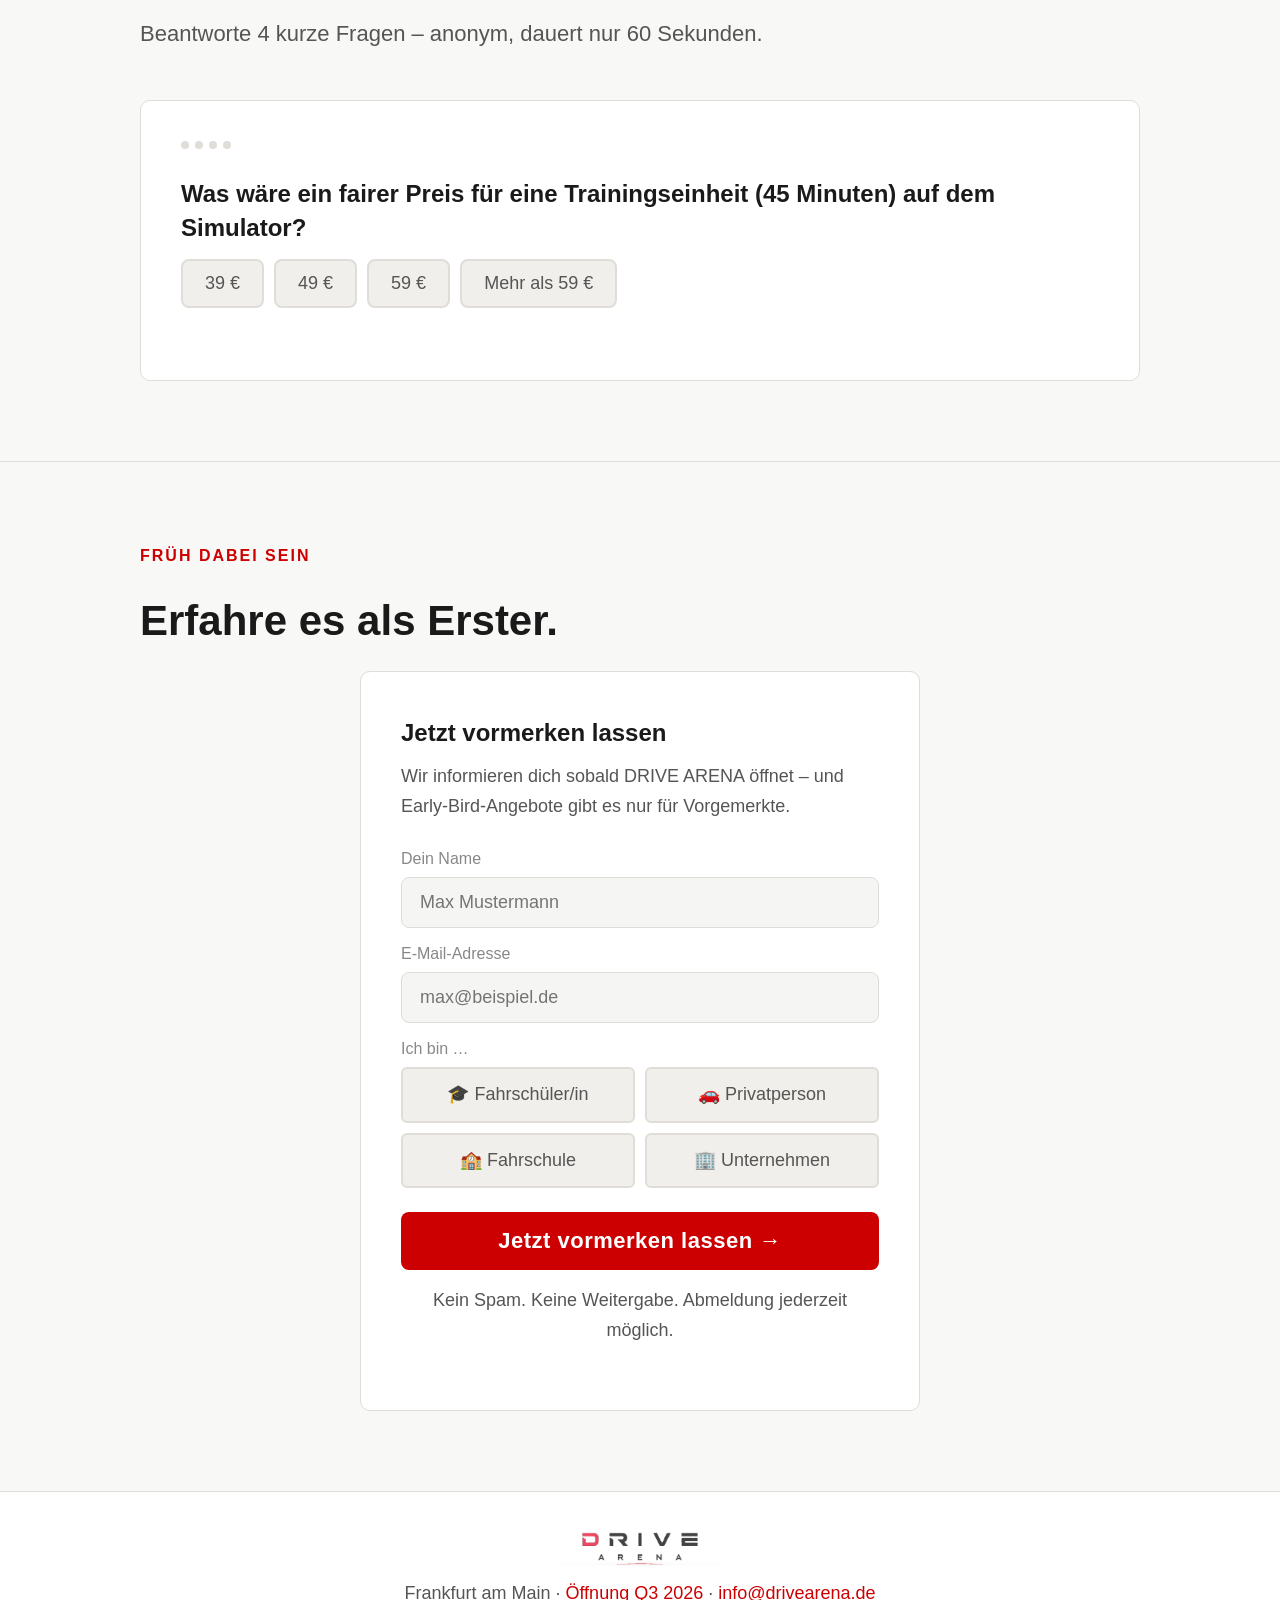
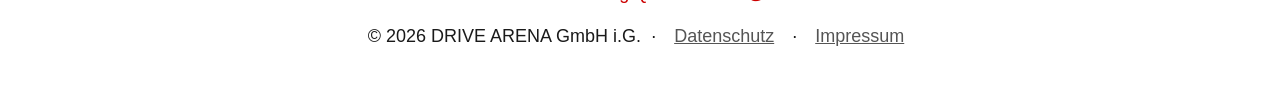
<file: dashboard.html>
<!DOCTYPE html>
<html lang="de" class="dark">
<head>
  <meta charset="UTF-8">
  <meta name="viewport" content="width=device-width, initial-scale=1.0">
  <title>DRIVE ARENA – Investor Portal</title>
  <link rel="icon" href="assets/favicon.svg" type="image/svg+xml">
  <link rel="apple-touch-icon" href="assets/favicon.svg">
  <meta name="theme-color" content="#CC0000">
  <script>
    window.DA_TAB_ATTENTION = {
      titles: [
        '👋 Zurück zum Investor-Portal',
        'Tab noch offen?',
        'DRIVE ARENA · vertraulich',
        'Finanzplan wartet …'
      ]
    };
  </script>
  <script src="assets/tab-attention.js" defer></script>
  <script>
    (function () {
      if (localStorage.getItem("da_auth") !== "1") {
        window.location.replace("index.html");
        return;
      }
      var t = localStorage.getItem("da_theme");
      if (t === "light" || t === "dark") {
        document.documentElement.className = t;
      }
    })();
  </script>
  <link rel="stylesheet" href="assets/logo.css">
  <link rel="stylesheet" href="style.css?v=20260519e">
</head>
<body class="dark">
<script>
  (function () {
    var t = document.documentElement.className;
    if (t === "light" || t === "dark") document.body.className = t;
  })();
</script>

<div id="dashboard">

  <header class="print-header" aria-hidden="true">
    <div class="print-header-row">
      <div class="print-header-brand"><span class="d">D</span><span class="rest">RIVE</span> <span class="sub">ARENA</span></div>
      <div class="print-header-tag">Investor Portal · Juni 2026</div>
    </div>
    <div class="print-header-meta">
      <div class="print-header-company">DRIVE ARENA GmbH i.G.</div>
      <div class="print-header-author">Oliver Perle · Gründer &amp; Geschäftsführer</div>
    </div>
    <p class="print-header-confidential"><strong>Streng vertraulich.</strong> Nur für die mit der DRIVE ARENA GmbH vereinbarte Finanzierungs- und Investorendialoge. <strong>Weitergabe, Vervielfältigung oder öffentliche Nutzung</strong> (auch auszugsweise) <strong>untersagt</strong> ohne vorherige schriftliche Zustimmung.</p>
    <h1 class="print-doc-title" id="print-doc-title"></h1>
  </header>

  <div class="print-full-block full-report-toc" id="full-report-toc" aria-hidden="true">
    <h2 class="toc-main-heading">Inhaltsverzeichnis</h2>
    <ol class="toc-list">
      <li><a href="#section-overview">Übersicht</a></li>
      <li><a href="#section-businessplan">Businessplan</a></li>
      <li><a href="#section-finanzen">Finanzplan</a></li>
      <li><a href="#section-szenarien">Szenarien</a></li>
      <li><a href="#section-team">Gründer</a></li>
    </ol>
    <p class="toc-footer-note">Streng vertraulich · DRIVE ARENA GmbH i.G. · Stand Juni 2026 · Weitergabe nur mit schriftlicher Zustimmung.</p>
  </div>

  <div class="topbar">
    <a href="index.html" class="da-logo da-logo--md da-logo--animate da-logo--interactive" aria-label="DRIVE ARENA Startseite">
      <span class="da-logo__wrap">
        <span class="da-logo__stack">
          <span class="da-logo__mark-wrap">
            <span class="da-logo__words">
              <span class="da-logo__drive" aria-hidden="true">
                <span class="da-logo__letter da-logo__letter--d">
                  <img class="da-logo__img da-logo__dark" src="assets/logo-letters/logo-dark-drive-d.png" alt="" width="89" height="73" decoding="async">
                  <img class="da-logo__img da-logo__light" src="assets/logo-letters/logo-light-drive-d.png" alt="" width="89" height="73" decoding="async">
                </span>
                <span class="da-logo__letter da-logo__letter--r">
                  <img class="da-logo__img da-logo__dark" src="assets/logo-letters/logo-dark-drive-r.png" alt="" width="95" height="73" decoding="async">
                  <img class="da-logo__img da-logo__light" src="assets/logo-letters/logo-light-drive-r.png" alt="" width="95" height="73" decoding="async">
                </span>
                <span class="da-logo__letter da-logo__letter--i">
                  <img class="da-logo__img da-logo__dark" src="assets/logo-letters/logo-dark-drive-i.png" alt="" width="22" height="73" decoding="async">
                  <img class="da-logo__img da-logo__light" src="assets/logo-letters/logo-light-drive-i.png" alt="" width="22" height="73" decoding="async">
                </span>
                <span class="da-logo__letter da-logo__letter--v">
                  <img class="da-logo__img da-logo__dark" src="assets/logo-letters/logo-dark-drive-v.png" alt="" width="93" height="73" decoding="async">
                  <img class="da-logo__img da-logo__light" src="assets/logo-letters/logo-light-drive-v.png" alt="" width="93" height="73" decoding="async">
                </span>
                <span class="da-logo__letter da-logo__letter--e">
                  <img class="da-logo__img da-logo__dark" src="assets/logo-letters/logo-dark-drive-e.png" alt="" width="89" height="73" decoding="async">
                  <img class="da-logo__img da-logo__light" src="assets/logo-letters/logo-light-drive-e.png" alt="" width="89" height="73" decoding="async">
                </span>
              </span>
              <span class="da-logo__arena" aria-hidden="true">
                <img class="da-logo__img da-logo__dark" src="assets/logo-letters/logo-dark-arena.png" alt="" width="439" height="78" decoding="async">
                <img class="da-logo__img da-logo__light" src="assets/logo-letters/logo-light-arena.png" alt="" width="439" height="78" decoding="async">
              </span>
            </span>
          </span>
          <span class="da-logo__swoosh-wrap">
            <img class="da-logo__img da-logo__dark" src="assets/logo-dark-swoosh.png" alt="" width="288" height="28" decoding="async">
            <img class="da-logo__img da-logo__light" src="assets/logo-light-swoosh.png" alt="" width="288" height="28" decoding="async">
          </span>
        </span>
      </span>
    </a>
    <div class="topbar-right">
      <span class="topbar-tag">Vertraulich · Juni 2026</span>
      <button type="button" class="pdf-all-btn" onclick="printFullReport()" title="Druckdialog im Browser. Vollständiges PDF inkl. Seitenzahlen unten rechts: im Projektordner npm run pdf ausführen.">Alle Kapitel · PDF</button>
      <button class="theme-toggle" id="theme-btn" onclick="toggleTheme()">🌙 Dark</button>
      <button class="logout-btn" onclick="logout()">Abmelden</button>
    </div>
  </div>

  <div class="nav">
    <button class="nav-btn active"  onclick="showSection('overview',    this)">Übersicht</button>
    <button class="nav-btn"         onclick="showSection('businessplan',this)">Businessplan</button>
    <button type="button" class="nav-btn" id="nav-finanzen" onclick="showSection('finanzen',    this)">Finanzplan</button>
    <button class="nav-btn"         onclick="showSection('szenarien',   this)">Szenarien</button>
    <button class="nav-btn"         onclick="showSection('team',        this)">Gründer</button>
  </div>

  <div class="content">

    <!-- ── ÜBERSICHT ── -->
    <div class="section active" id="section-overview" data-print-heading="1. Übersicht">
      <div class="pdf-bar">
        <button class="pdf-btn" onclick="printSection('overview','Übersicht')">
          <span class="pdf-icon">⬇</span> Als PDF speichern
        </button>
      </div>
      <div class="overview-kpis">
        <section class="kpi-block" aria-labelledby="kpi-facts-title">
          <h3 class="kpi-block-title" id="kpi-facts-title">Kernzahlen</h3>
          <div class="kpi-grid kpi-grid--facts">
            <div class="metric red">
              <div class="metric-label">Gesamtinvestition</div>
              <div class="metric-value">192.777 €</div>
              <div class="metric-sub">inkl. 20.000 € Liquiditätsreserve</div>
            </div>
            <div class="metric">
              <div class="metric-label">Kostendeckung</div>
              <div class="metric-value">ab 4 %</div>
              <div class="metric-sub">M 1–12 ohne Miete (Vorauszahlung) · ab M 13: ca. 11 %</div>
            </div>
            <div class="metric">
              <div class="metric-label">Simulatoren</div>
              <div class="metric-value">3 × PKW</div>
              <div class="metric-sub">SYNPLI SIM AR Lite · Veigel/ACTORACER</div>
            </div>
            <div class="metric">
              <div class="metric-label">Betriebsstart</div>
              <div class="metric-value">Q3 2026</div>
              <div class="metric-sub">Frankfurt am Main</div>
            </div>
            <div class="metric">
              <div class="metric-label">Preis pro Einheit</div>
              <div class="metric-value">59 €</div>
              <div class="metric-sub">45 min · Mischkalkulation</div>
            </div>
          </div>
        </section>

        <section class="kpi-block" aria-labelledby="kpi-forecast-title">
          <h3 class="kpi-block-title" id="kpi-forecast-title">Prognose GuV (Plan)</h3>
          <div class="kpi-grid kpi-grid--forecast">
            <div class="metric metric-forecast">
              <div class="metric-year">Jahr 2 · 2027</div>
              <div class="metric-forecast-rows">
                <div class="metric-forecast-row">
                  <span class="metric-forecast-k">Gesamtumsatz</span>
                  <span class="metric-forecast-v">166.000 €</span>
                </div>
                <div class="metric-forecast-row">
                  <span class="metric-forecast-k">EBIT</span>
                  <span class="metric-forecast-v">77.900 €</span>
                </div>
              </div>
              <div class="metric-forecast-result">
                <span>Jahresergebnis</span>
                <strong class="pos">+50.100 €</strong>
              </div>
              <div class="metric-sub">nach Steuern geschätzt · GuV-Plan</div>
            </div>
            <div class="metric metric-forecast">
              <div class="metric-year">Jahr 3 · 2028</div>
              <div class="metric-forecast-rows">
                <div class="metric-forecast-row">
                  <span class="metric-forecast-k">Gesamtumsatz</span>
                  <span class="metric-forecast-v">213.000 €</span>
                </div>
                <div class="metric-forecast-row">
                  <span class="metric-forecast-k">EBIT</span>
                  <span class="metric-forecast-v">123.500 €</span>
                </div>
              </div>
              <div class="metric-forecast-result">
                <span>Jahresergebnis</span>
                <strong class="pos">+82.900 €</strong>
              </div>
              <div class="metric-sub">nach Steuern geschätzt · GuV-Plan</div>
            </div>
          </div>
        </section>
      </div>

      <div class="card">
        <h2>Das Konzept</h2>
        <p>DRIVE ARENA ist ein professionelles Fahrsimulations- und Trainingszentrum am <strong>K1 BusinessClub Ostend</strong>, Hanauer Landstraße 204, 60314 Frankfurt am Main. Kein Fahrschulersatz, kein Gaming-Center, sondern ein <strong>Driving Competence &amp; Experience Center</strong> mit messbarem Trainingsfortschritt und Premium-Positionierung.</p>
        <ul class="usp-list">
          <li><span class="usp-dot"></span>Fokus Start: Fahrschüler, Privatkunden &amp; Fahrschul-Partnerpakete – kein vergleichbares Zentrum im Rhein-Main</li>
          <li><span class="usp-dot"></span>Break-even in Monaten 1–12 bereits bei ca. <strong>4 % Auslastung</strong> (Jahresmiete vorab bezahlt, keine monatliche Mietlast)</li>
          <li><span class="usp-dot"></span>Digitale Infrastruktur vollständig durch Gründer eigenentwickelt – Website, Buchung, Check-in, Marketing</li>
          <li><span class="usp-dot"></span>Gründer persönlich durch Freelancing abgesichert (bis 9.000 €/Monat) – kein Einkommensdruck in der Anlaufphase</li>
          <li><span class="usp-dot"></span>Von Beginn an skalierbar geplant: weitere Standorte in Deutschland eröffnen oder Franchise-System entwickeln</li>
          <li><span class="usp-dot"></span>Später: B2B / Corporate &amp; Fleet sowie LKW-Bus-Simulator als Ausbaustufe</li>
        </ul>
      </div>

      <div class="card">
        <h2>Finanzierung auf einen Blick</h2>
        <div class="bar-chart">
          <div class="bar-row">
            <div class="bar-label">Eigenkapital</div>
            <div class="bar-track"><div class="bar-fill" style="width:10.4%;background:#666" role="img" aria-label="10,4 Prozent"></div></div>
            <div class="bar-val"><span class="bar-val-amt">20.000 €</span><span class="bar-val-pct">10,4 %</span></div>
          </div>
          <div class="bar-row">
            <div class="bar-label">ERP Startgeld (KfW)</div>
            <div class="bar-track"><div class="bar-fill" style="width:89.6%;background:#CC0000" role="img" aria-label="89,6 Prozent"></div></div>
            <div class="bar-val"><span class="bar-val-amt">172.777 €</span><span class="bar-val-pct">89,6 %</span></div>
          </div>
        </div>
        <p class="text-note" style="margin-top:8px;">
          <strong>ERP-Gründerkredit – StartGeld (KfW 067)</strong> über die <strong>Nassauische Sparkasse</strong> als Hausbank: bis zu <strong>200.000 €</strong> Kreditvolumen (hier beantragt <strong>172.777 €</strong>), Förderung von Investitionen und Betriebsmitteln inkl. Marketing, <strong>24 Monate tilgungsfrei</strong> (nur Zinsen ca. 576 €/Monat), KfW übernimmt 80&nbsp;% des Ausfallrisikos.
          <a href="https://www.kfw.de/inlandsfoerderung/Unternehmen/Gr%C3%BCnden-Nachfolgen/F%C3%B6rderprodukte/ERP-Gr%C3%BCnderkredit-Startgeld-(067)/" target="_blank" rel="noopener">KfW-Produktseite 067</a>
        </p>
      </div>
    </div>

    <!-- ── BUSINESSPLAN ── -->
    <div class="section" id="section-businessplan" data-print-heading="2. Businessplan">
      <div class="pdf-bar">
        <button class="pdf-btn" onclick="printSection('businessplan','Businessplan')">
          <span class="pdf-icon">⬇</span> Als PDF speichern
        </button>
      </div>
      <div class="card">
        <h2>1. Executive Summary</h2>
        <p>DRIVE ARENA ist ein modernes Fahrtrainings- und Simulationszentrum am <strong>K1 BusinessClub Ostend</strong>, Frankfurt am Main. Das Unternehmen betreibt drei professionelle PKW-Fahrsimulatoren (<strong>SYNPLI SIM AR Lite by ACTORACER</strong> inkl. Veigel/SYNPLI-Fahrschul-Software, je 35.000 €) und plant perspektivisch die Erweiterung um einen LKW- oder Bus-Simulator.</p>
        <p>Das Zentrum positioniert sich als <strong>Driving Competence &amp; Experience Center</strong>. <strong>Schwerpunkt zu Beginn:</strong> Fahrschüler &amp; Privatkunden (Angstfahrer, Wiedereinsteiger, Senioren) sowie <strong>Fahrschulen</strong> über Partnerpakete. B2B / Firmenflotten sind vorgesehen, aber nicht Fokus der Anlaufphase. Betriebsstart Q3 2026 · Gesamtinvestition <strong>192.777 €</strong> · Break-even in Monaten 1–12 bei ca. <strong>4 % Auslastung</strong> (Jahresmiete vorab), ab Monat 13 bei ca. <strong>11 %</strong> (Einheiten à 45 min, 59 €/Einheit).</p>
        <h3>Alleinstellungsmerkmale</h3>
        <ul class="usp-list">
          <li><span class="usp-dot"></span>Kein vergleichbares kombiniertes Angebot im Rhein-Main-Gebiet (ca. 400 Fahrschulen, alle ohne integriertes Zentrumskonzept)</li>
          <li><span class="usp-dot"></span>Professionelle Motion-Simulatoren mit Fahrschul-Zertifizierung für messbaren Trainingsfortschritt</li>
          <li><span class="usp-dot"></span>Vollständig digitaler Buchungs- und Check-in-Prozess (Webflow + Stripe + QR-Code), eigenentwickelt</li>
          <li><span class="usp-dot"></span>Skalierbares Systemkonzept – weitere Standorte in Deutschland oder Franchise-System</li>
        </ul>
      </div>

      <div class="card">
        <h2>Leistungsangebot &amp; Preise</h2>
        <p class="text-note" style="margin:0 0 var(--sp-sm) 0;">Eine abrechenbare <strong>Einheit</strong> entspricht <strong>45 Minuten</strong> Simulatorzeit (kaufmännische „Stunde“).</p>
        <h3>Trainingsformate</h3>
        <table class="tbl">
          <tr><th>Angebot</th><th>Zielgruppe</th></tr>
          <tr><td>Fahrschüler-Vorbereitung</td><td>Fahrschüler – direkt oder über Fahrschul-Partnerpakete</td></tr>
          <tr><td>Angstfahrer- &amp; Auffrischungstraining</td><td>Erwachsene mit Fahrängsten, Wiedereinsteiger</td></tr>
          <tr><td>Senioren-Training</td><td>Fahrer ab 60 Jahren</td></tr>
          <tr><td>Performance &amp; Sicherheit</td><td>Freizeitfahrer, Kompetenzinteressierte</td></tr>
        </table>
        <h3>Privatkunden – Preise (Endkunden)</h3>
        <table class="tbl">
          <tr><th>Paket</th><th>Inhalt</th><th class="r">Preis</th></tr>
          <tr><td>Einzeleinheit</td><td>1 × 45 min Simulator</td><td class="r">59 €</td></tr>
          <tr><td>Starter</td><td>3 × 45 min Simulator</td><td class="r">149 €</td></tr>
          <tr><td>Confidence</td><td>6 × 45 min Simulator + 1 Coaching</td><td class="r">299 €</td></tr>
          <tr><td>Master</td><td>10 × 45 min Simulator + 2 Coaching</td><td class="r">499 €</td></tr>
        </table>
        <h3>Fahrschul-Partner (Großhandel)</h3>
        <p>Fahrschulen kaufen <strong>Pakete</strong> (z. B. 10er-/25er-Kontingente) zu Partnerkonditionen und verkaufen die Einheiten an Fahrschüler weiter. Der Schüler bucht oder löst einen Code bei DRIVE ARENA ein – <strong>ohne</strong> dass der Fahrlehrer zusätzliche Unterrichtszeit investiert.</p>
        <table class="tbl">
          <tr><th>Modell</th><th>Beschreibung</th></tr>
          <tr><td>Paketverkauf</td><td>Partner-EK pro Einheit unter Endkundenpreis; Mengenstaffeln auf Anfrage</td></tr>
          <tr><td>Weiterverkauf</td><td>Fahrschule setzt eigenen Endpreis; Marge bleibt bei der Fahrschule</td></tr>
        </table>
        <p class="text-note" style="margin-top:var(--sp-sm);"><strong>Beispielrechnung für die Fahrschule:</strong> 20 Fahrschüler pro Monat, je <strong>5</strong> verkaufte Simulator-Einheiten (à 45 min). Pro weiterverkaufter Einheit bleiben der Fahrschule <strong>10 €</strong> Gewinn – ohne Mehraufwand im Unterricht, da Organisation über Paket &amp; Buchung läuft:<br>
        20 × 5 × 10 € = <strong style="color:var(--c-text)">1.000 € Zusatzgewinn pro Monat</strong> (illustrativ).</p>
        <h3>Später: Corporate &amp; Fleet (B2B)</h3>
        <p class="text-note">Nach Aufbau von Privat- und Fahrschulgeschäft: Angebote für Unternehmen und Flotten. Orientierungsgrößen:</p>
        <table class="tbl">
          <tr><th>Angebot</th><th class="r">Preis</th></tr>
          <tr><td>Basis-Assessment pro Fahrer</td><td class="r">149 €</td></tr>
          <tr><td>Halbtages-Training (bis 4 Fahrer)</td><td class="r">499 €</td></tr>
          <tr><td>Tages-Training (bis 8 Fahrer)</td><td class="r">890 €</td></tr>
        </table>
      </div>

      <div class="card">
        <h2>Markt &amp; Standort</h2>
        <p>Ca. 400 Fahrschulen im Rhein-Main-Gebiet, 60–70 % mit Simulatoren – ausschließlich als ergänzendes Lernmittel. Kein eigenständiges, öffentlich buchbares Trainingszentrum im Markt. Jährlich 70.000–90.000 neue Fahrerlaubnisse im Großraum Frankfurt.</p>
        <h3>Standort – K1 BusinessClub Ostend</h3>
        <p><strong>Hanauer Landstraße 204, 60314 Frankfurt am Main</strong> · Bürofläche Option 1.3. Mietvertrag mit Finanzierungszusage. Einrichtung, Umbau, Möbel, IT, Empfang und Postbox sind im Mietpaket enthalten – keine separate Investition.</p>
        <table class="tbl">
          <tr><th>Position</th><th class="r">Monatlich (netto)</th></tr>
          <tr><td>Bürofläche Option 1.3</td><td class="r">2.199 €</td></tr>
          <tr><td>2 Stellplätze (à 129 €)</td><td class="r">258 €</td></tr>
          <tr class="total"><td>Gesamt Miete + Stellplätze</td><td class="r">2.457 €</td></tr>
        </table>
        <ul class="usp-list">
          <li><span class="usp-dot"></span>Sonderkondition: 12 Monate nutzen, 11 Monate zahlen → <strong>27.027 €</strong> Jahresvorauszahlung aus Investitionskredit</li>
          <li><span class="usp-dot"></span>Monate 1–12: keine monatliche Mietlast → Break-even bei nur ca. 4 % Auslastung</li>
          <li><span class="usp-dot"></span>S-Bahn Ostendstraße (~5 Min.), U-Bahn Ostbahnhof (~8 Min.), A661 / A3 / A66</li>
          <li><span class="usp-dot"></span>2 reservierte Kunden-Stellplätze am Gebäude</li>
        </ul>
      </div>
    </div>

    <!-- ── FINANZPLAN ── -->
    <div class="section" id="section-finanzen" data-print-heading="3. Finanzplan">
      <div class="pdf-bar">
        <button class="pdf-btn" onclick="printSection('finanzen','Finanzplan')">
          <span class="pdf-icon">⬇</span> Als PDF speichern
        </button>
      </div>
      <div class="card">
        <h2>Investitionsplan</h2>
        <table class="tbl">
          <tr><th>Position</th><th class="r">Betrag</th></tr>
          <tr><td>3 × SYNPLI SIM AR Lite by ACTORACER inkl. Veigel/SYNPLI-Fahrschul-Software (à 35.000 €)</td><td class="r">105.000 €</td></tr>
          <tr><td>Marketing / Eröffnungskampagne (TikTok, Instagram, LinkedIn/B2B)</td><td class="r">40.000 €</td></tr>
          <tr><td>Jahresmiete vorab – K1 BusinessClub Ostend (11 × 2.457 € netto)</td><td class="r">27.027 €</td></tr>
          <tr><td>SYNPLI Schülerlizenzen (50 Stück à 15 €)</td><td class="r">750 €</td></tr>
          <tr><td>Liquiditätsreserve</td><td class="r">20.000 €</td></tr>
          <tr class="total"><td>Gesamtinvestition</td><td class="r">192.777 €</td></tr>
        </table>
        <p class="text-note">Einrichtung, Umbau, Möbel, IT-Infrastruktur, Empfang und Postbox sind im Mietpaket des K1 BusinessClub vollständig enthalten.</p>
      </div>

      <div class="card">
        <h2>Finanzierungsstruktur</h2>
        <table class="tbl">
          <tr><th>Quelle</th><th class="r">Betrag</th><th class="r">Anteil</th><th>Besonderheit</th></tr>
          <tr><td>Eigenkapital Oliver Perle</td><td class="r">20.000 €</td><td class="r">10,4 %</td><td>Bareinlage</td></tr>
          <tr><td>ERP-Gründerkredit Startgeld (KfW 067), Vermittlung Nassauische Sparkasse</td><td class="r">172.777 €</td><td class="r">89,6 %</td><td>bis 200.000 € Rahmen; beantragt 172.777 €</td></tr>
          <tr class="total"><td>Gesamt</td><td class="r">192.777 €</td><td class="r">100 %</td><td></td></tr>
        </table>
      </div>

      <div class="card">
        <h2>Tilgungsstruktur</h2>
        <table class="tbl">
          <tr><th>Zeitraum</th><th>Tilgung</th><th class="r">Rate/Monat</th></tr>
          <tr><td>Anlauf (24 Mon.)</td><td>ERP Startgeld: tilgungsfrei, nur Zinsen</td><td class="r">ca. 576 €</td></tr>
          <tr><td>Ab Feb 2028 (Plan)</td><td>ERP Startgeld: Tilgung + Zinsen</td><td class="r">ca. 1.524 €</td></tr>
        </table>
      </div>

      <div class="card">
        <h2>Monatliche Fixkosten</h2>
        <table class="tbl">
          <tr><th>Position</th><th class="r">M 1–5</th><th class="r">Ab M 6</th><th class="r">Ab M 9</th><th class="r">Ab M 13</th></tr>
          <tr><td>Miete (vorab bezahlt / wieder monatlich)</td><td class="r">0 €</td><td class="r">0 €</td><td class="r">0 €</td><td class="r">2.457 €</td></tr>
          <tr><td>Marketing laufend</td><td class="r">800 €</td><td class="r">800 €</td><td class="r">800 €</td><td class="r">800 €</td></tr>
          <tr><td>Versicherung + Software + SYNPLI-Service</td><td class="r">630 €</td><td class="r">630 €</td><td class="r">630 €</td><td class="r">630 €</td></tr>
          <tr><td>Sonstiges / Rücklagen</td><td class="r">400 €</td><td class="r">400 €</td><td class="r">400 €</td><td class="r">400 €</td></tr>
          <tr><td>Personalkosten</td><td class="r">–</td><td class="r">800 €</td><td class="r">1.600 €</td><td class="r">1.600 €</td></tr>
          <tr><td>Zinsen KfW (tilgungsfrei)</td><td class="r">576 €</td><td class="r">576 €</td><td class="r">576 €</td><td class="r">576 €</td></tr>
          <tr class="total"><td>Fixkosten gesamt</td><td class="r">2.406 €</td><td class="r">3.206 €</td><td class="r">4.006 €</td><td class="r">6.463 €</td></tr>
        </table>
        <p class="text-note">Break-even Monate 1–12 (ohne Miete): ca. <strong style="color:var(--c-accent)">41 Einheiten</strong>/Monat = ca. <strong style="color:var(--c-accent)">4 %</strong> Auslastung. Ab Monat 13 (Miete wieder monatlich): ca. <strong style="color:var(--c-accent)">110 Einheiten</strong> = ca. <strong style="color:var(--c-accent)">11 %</strong> (je 59 €/Einheit, 3 Simulatoren, <strong>960 Einheiten</strong> Kapazität/Monat). Siehe interaktives Szenario.</p>
      </div>

      <div class="card">
        <h2>Gewinn- und Verlustvorschau (3 Jahre)</h2>
        <p class="text-note" style="margin:0 0 var(--sp-sm) 0;">Basis: abrechenbare <strong>Einheiten à 45 min</strong>, Kapazität <strong>960 Einheiten/Monat</strong> (3 Simulatoren); Schwerpunkt <strong>Privat &amp; Fahrschulen</strong>, B2B/Corporate erst mit Verzögerung stärker.</p>
        <table class="tbl">
          <tr><th>Position</th><th class="r">2026 (5 Mon.)</th><th class="r">2027</th><th class="r">2028</th></tr>
          <tr class="section-r"><td colspan="4">Umsatz nach Segmenten</td></tr>
          <tr><td>Privatkunden – Einzeleinheiten</td><td class="r">10.000 €</td><td class="r">57.000 €</td><td class="r">62.000 €</td></tr>
          <tr><td>Privatkunden – Pakete</td><td class="r">12.000 €</td><td class="r">66.000 €</td><td class="r">80.000 €</td></tr>
          <tr><td>Fahrschul-Kooperationen</td><td class="r">9.000 €</td><td class="r">28.000 €</td><td class="r">35.000 €</td></tr>
          <tr><td>Corporate / Fleet Training <span class="text-note" style="font-weight:normal;display:inline">(Ausbau)</span></td><td class="r">2.000 €</td><td class="r">15.000 €</td><td class="r">36.000 €</td></tr>
          <tr class="total"><td>Gesamtumsatz</td><td class="r">33.000 €</td><td class="r">166.000 €</td><td class="r">213.000 €</td></tr>
          <tr class="section-r"><td colspan="4">Ergebnis</td></tr>
          <tr><td>EBITDA</td><td class="r">5.500 €</td><td class="r">98.200 €</td><td class="r">143.500 €</td></tr>
          <tr><td>EBIT</td><td class="r neg">−3.700 €</td><td class="r">77.900 €</td><td class="r">123.500 €</td></tr>
          <tr><td>EBT</td><td class="r neg">−7.800 €</td><td class="r">71.600 €</td><td class="r">118.400 €</td></tr>
          <tr class="total"><td>Jahresergebnis (nach Steuern)</td><td class="r neg">−7.800 €</td><td class="r pos">+50.100 €</td><td class="r pos">+82.900 €</td></tr>
        </table>
      </div>

      <div class="card">
        <h2>Liquiditätsverlauf 24 Monate</h2>
        <div class="liq-chart">
          <canvas id="liqChart"></canvas>
          <img src="assets/liquiditaetsverlauf-24m.png" class="liq-chart-asset" alt="Liquiditätsverlauf 24 Monate (Diagramm)">
        </div>
        <p class="text-note" style="margin-top:8px;">Tiefststand: Nov 2026 ~25.776 €. KfW tilgungsfrei 24 Monate (nur Zinsen). Nach 24 Monaten: ca. 92.044 € liquide Mittel. Liquidität bleibt zu jedem Zeitpunkt positiv.</p>
      </div>
    </div>

    <!-- ── SZENARIEN ── -->
    <div class="section" id="section-szenarien" data-print-heading="4. Szenarien">
      <div class="pdf-bar">
        <button class="pdf-btn" onclick="printSection('szenarien','Szenarien')">
          <span class="pdf-icon">⬇</span> Als PDF speichern
        </button>
      </div>
      <div class="card">
        <h2>Interaktive Szenario-Analyse</h2>
        <p class="screen-only scenario-hint">Verschiebe die Regler, um Umsatz und Gewinn live zu berechnen. „Gewinn / Monat“ bezieht sich auf Fixlast <strong>4.006 €</strong> (M 9–12 ohne Miete); Kostendeckung zeigt Minimum (2.406 €) und Maximum vor Wiederanlauf der Miete.</p>
        <p class="print-only">Die gleiche interaktive Analyse findest du auch auf der Website <a href="https://www.drivearena.de" target="_blank" rel="noopener noreferrer">www.drivearena.de</a> im geschützten Investor-Bereich. <strong>Passwort auf Rückfrage</strong> — z. B. per E-Mail an <a href="mailto:info@drivearena.de">info@drivearena.de</a>.</p>
        <p class="print-only scenario-print-intro">Eingestellte Werte zum Zeitpunkt des Exports (PDF/Druck):</p>
        <div class="scenario-box" style="margin-top:20px;">
          <div class="slider-row">
            <label style="min-width:180px;">Auslastung</label>
            <input type="range" min="5" max="80" value="25" step="1" id="sl-auslastung" oninput="calcScenario()">
            <div class="slider-val" id="val-auslastung">25 %</div>
          </div>
          <div class="slider-row">
            <label style="min-width:180px;">Ø Preis pro Einheit (45 min)</label>
            <input type="range" min="39" max="99" value="59" step="1" id="sl-preis" oninput="calcScenario()">
            <div class="slider-val" id="val-preis">59 €</div>
          </div>
          <div class="slider-row">
            <label style="min-width:180px;">Anzahl Simulatoren</label>
            <input type="range" min="2" max="5" value="3" step="1" id="sl-sims" oninput="calcScenario()">
            <div class="slider-val" id="val-sims">3</div>
          </div>
          <div class="result-grid">
            <div class="result-card"><div class="rl">Einheiten / Monat</div><div class="rv" id="r-stunden">–</div></div>
            <div class="result-card"><div class="rl">Umsatz / Monat</div><div class="rv" id="r-umsatz">–</div></div>
            <div class="result-card"><div class="rl">Gewinn / Monat</div><div class="rv" id="r-gewinn">–</div><div class="rs" id="r-gewinn-m13">–</div></div>
            <div class="result-card"><div class="rl">Kostendeckung M 1–12</div><div class="rv" id="r-be-m112" style="color:var(--c-accent)">–</div><div class="rs" id="r-be-m112-hi">–</div></div>
            <div class="result-card"><div class="rl">Kostendeckung ab M 13</div><div class="rv" id="r-be-m13" style="color:var(--c-accent)">–</div><div class="rs">6.463 € Fixlast</div></div>
            <div class="result-card"><div class="rl">Jahresumsatz</div><div class="rv" id="r-jahres">–</div></div>
            <div class="result-card"><div class="rl">Kapazität (à 45 min)</div><div class="rv rv-muted" id="r-kap">–</div></div>
          </div>
        </div>
        <h3 style="margin-top:28px;">Plan-Szenarien (59 €/Einheit, 3 Simulatoren)</h3>
        <p class="text-note">Monatliches Ergebnis vor Steuern in Monaten 1–12 (Miete vorab bezahlt, Fixlast 2.406–4.006 €/Monat).</p>
        <table class="tbl">
          <tr><th>Szenario</th><th>Auslastung</th><th class="r">Einheiten/Mon.</th><th class="r">Umsatz/Mon.</th><th class="r">Ergebnis/Mon.</th></tr>
          <tr><td>Minimal (Break-even)</td><td>4 %</td><td class="r">38</td><td class="r">2.242 €</td><td class="r">≈ 0 €</td></tr>
          <tr><td>Konservativ</td><td>15 %</td><td class="r">144</td><td class="r">8.496 €</td><td class="r pos">+6.090 €</td></tr>
          <tr><td>Basis (Plan)</td><td>25 %</td><td class="r">240</td><td class="r">14.160 €</td><td class="r pos">+11.754 €</td></tr>
          <tr><td>Optimistisch</td><td>35 %</td><td class="r">336</td><td class="r">19.824 €</td><td class="r pos">+17.418 €</td></tr>
          <tr><td>Plan −20 % Buchungen</td><td>20 %</td><td class="r">192</td><td class="r">11.328 €</td><td class="r pos">+8.922 €</td></tr>
        </table>
      </div>
    </div>

    <!-- ── GRÜNDER ── -->
    <div class="section" id="section-team" data-print-heading="5. Gründer">
      <div class="pdf-bar">
        <button class="pdf-btn" onclick="printSection('team','Gründer')">
          <span class="pdf-icon">⬇</span> Als PDF speichern
        </button>
      </div>
      <div class="card">
        <h2>Gründer</h2>
        <div class="person-header">
          <div class="person-avatar">OP</div>
          <div>
            <div class="person-name">Oliver Perle</div>
            <div class="person-title">Dipl.-Ing. Medieninformatik · CTO · Gründer DRIVE ARENA GmbH</div>
            <div class="person-meta">
              Geb. 25. April 1976 · Darmstadt · Nationalität: Deutsch<br>
              Friedrichsdorf (Hochtaunus) · 0160 / 97707246
            </div>
            <div class="badge-row">
              <span class="badge">ITIL</span>
              <span class="badge">PRINCE2</span>
              <span class="badge">PRINCE2 Agile</span>
              <span class="badge">ISB / ISO 27001</span>
              <span class="badge">BCC TYPO3 Association</span>
            </div>
          </div>
        </div>
        <p>CTO und Technologieführer mit mehr als 20 Jahren Erfahrung in digitalen Produkten, Plattformen und softwaregesteuerten Unternehmen. Kaufmännisch ausgebildet (Steuerfachangestellter), erfahren in Unternehmensaufbau und strategischer Neuausrichtung. Dipl.-Ing. Medieninformatik, TH Mittelhessen 1999–2005.</p>
        <h3>Persönliche Absicherung Anlaufphase</h3>
        <p>Oliver Perle führt seine CTO-Tätigkeit bei der Orange Hive GmbH in reduziertem Umfang als freier Mitarbeiter fort: maximal <strong>10 Arbeitstage/Monat</strong> bei einem Tagessatz von <strong>900 €</strong> = bis zu <strong>9.000 € Bruttoeinnahmen/Monat</strong> – vollständig unabhängig von DRIVE ARENA-Einnahmen. Zusätzlich familiäre Unterstützung gegeben.</p>
        <h3>Berufliche Erfahrung</h3>
        <div class="timeline">
          <div class="tl-item"><div class="tl-date">2026 – heute</div><div><div class="tl-title">Gründer &amp; Geschäftsführer – DRIVE ARENA GmbH (i.G.)</div><div class="tl-org">Frankfurt am Main · K1 BusinessClub Ostend</div><div class="tl-desc">Aufbau Fahrsimulations-Trainingszentrum · Finanzierung · Standort K1 · digitale Infrastruktur</div></div></div>
          <div class="tl-item"><div class="tl-date">2014 – heute</div><div><div class="tl-title">Chief Technology Officer (CTO)</div><div class="tl-org">Orange Hive GmbH · Offenbach am Main</div><div class="tl-desc">Technologiestrategie · Teams · ISB/ISO 27001 · Beitrag zur nachhaltigen Unternehmensentwicklung</div></div></div>
          <div class="tl-item"><div class="tl-date">2004 – 2014</div><div><div class="tl-title">Freelancer – Projektmanagement, Entwicklung &amp; Beratung</div><div class="tl-org">Selbstständig · Rhein-Main</div></div></div>
        </div>
        <h3>Ausbildung</h3>
        <div class="timeline">
          <div class="tl-item"><div class="tl-date">1999 – 2005</div><div><div class="tl-title">Dipl.-Ing. Medieninformatik</div><div class="tl-org">Technische Hochschule Mittelhessen</div><div class="tl-desc">Abschlussarbeit: Migration zu barrierefreien Webplattformen</div></div></div>
          <div class="tl-item"><div class="tl-date">1997 – 1998</div><div><div class="tl-title">Fachgebundene Hochschulreife (Wirtschaft und Verwaltung)</div><div class="tl-org">Berufliche Schulen am Gradierwerk</div></div></div>
          <div class="tl-item"><div class="tl-date">1993 – 1996</div><div><div class="tl-title">Ausbildung Steuerfachangestellter</div><div class="tl-org">W+ST-Wirtschaftsprüfung</div></div></div>
        </div>
      </div>
    </div>

  </div><!-- /content -->
</div><!-- /dashboard -->

<script src="https://cdnjs.cloudflare.com/ajax/libs/Chart.js/4.4.1/chart.umd.js"></script>
<script src="app.js"></script>
</body>
</html>
</file>
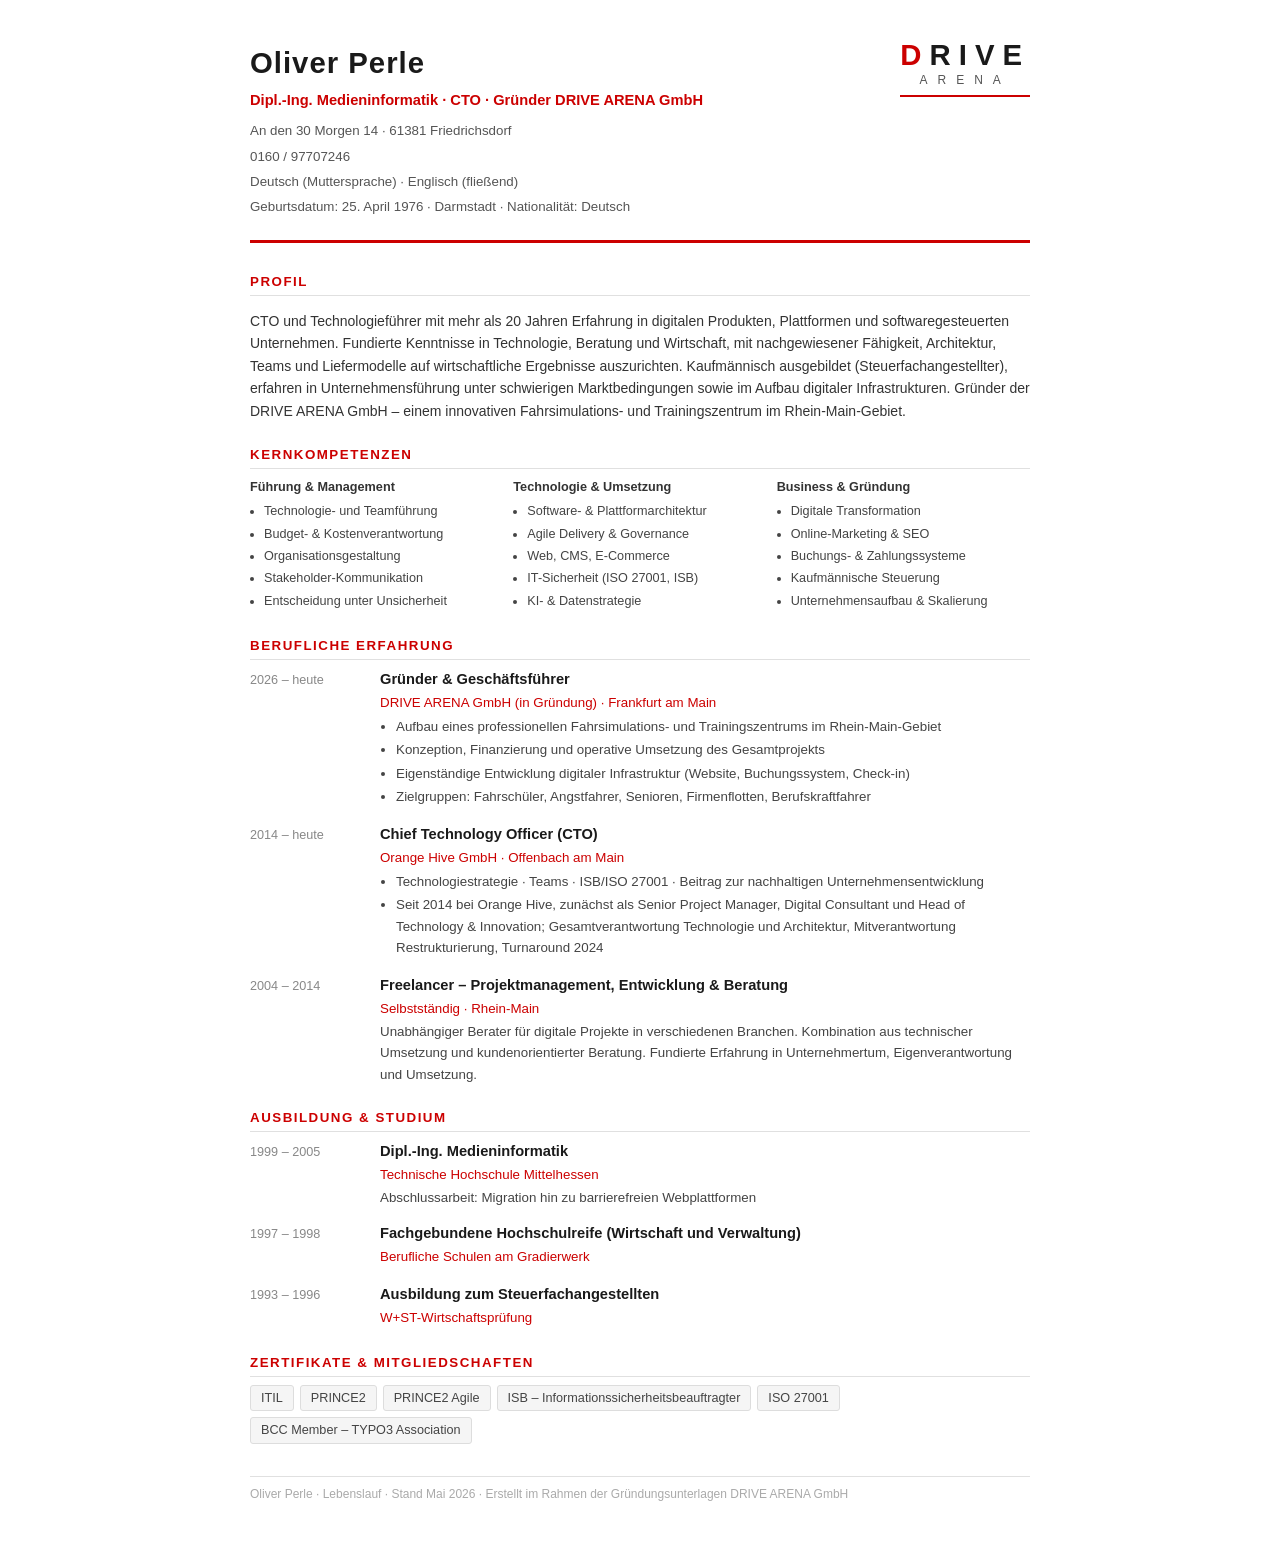
<file: lebenslauf.html>
<!DOCTYPE html>
<html lang="de">
<head>
<meta charset="UTF-8">
<link rel="icon" href="assets/favicon.svg" type="image/svg+xml">
<meta name="theme-color" content="#CC0000">
<style>
  body { font-family: Calibri, Arial, sans-serif; font-size: 11pt; line-height: 1.6; color: #1a1a1a; max-width: 780px; margin: 0 auto; padding: 40px 60px; }

  .header { margin-bottom: 28px; padding-bottom: 20px; border-bottom: 3px solid #CC0000; display: flex; justify-content: space-between; align-items: flex-start; gap: 24px; }
  .header-left h1 { font-size: 22pt; font-weight: 700; margin: 0 0 2px 0; letter-spacing: 1px; }
  .header-left .tagline { font-size: 11pt; color: #CC0000; font-weight: 600; margin-bottom: 6px; }
  .header-left .contact { font-size: 10pt; color: #555; line-height: 1.9; }
  .logo-box { text-align: right; }

  /* Animated Logo */
  .logo-anim { display: inline-block; text-align: center; }
  .logo-top { font-family: Arial Black, Arial, sans-serif; font-size: 22pt; font-weight: 900; letter-spacing: 8px; line-height: 1; }
  .logo-d { color: #CC0000; display: inline-block; animation: fadeD 0.6s ease forwards; }
  .logo-rest { color: #1a1a1a; display: inline-block; animation: fadeRest 0.6s 0.3s ease both; }
  .logo-sub { font-family: Arial, sans-serif; font-size: 9pt; letter-spacing: 10px; color: #555; margin-top: 2px; animation: fadeRest 0.5s 0.6s ease both; }
  .logo-line { height: 2px; background: #CC0000; width: 0; animation: lineGrow 0.6s 0.8s ease forwards; margin-top: 4px; }
  @keyframes fadeD { from { opacity:0; transform: translateX(-6px); } to { opacity:1; transform: translateX(0); } }
  @keyframes fadeRest { from { opacity:0; } to { opacity:1; } }
  @keyframes lineGrow { from { width:0; } to { width:100%; } }

  h2 { font-size: 10pt; font-weight: 700; color: #CC0000; text-transform: uppercase; letter-spacing: 1.5px; margin-top: 22px; margin-bottom: 8px; border-bottom: 1px solid #e0e0e0; padding-bottom: 3px; }
  .profile { font-size: 10.5pt; color: #333; margin-bottom: 4px; }

  .skills-grid { display: grid; grid-template-columns: 1fr 1fr 1fr; gap: 10px; margin-bottom: 4px; }
  .skill-col h3 { font-size: 9.5pt; font-weight: 700; color: #333; margin: 0 0 4px 0; }
  .skill-col ul { margin: 0; padding-left: 14px; font-size: 9.5pt; color: #444; }
  .skill-col li { margin-bottom: 2px; }

  .entry { display: flex; gap: 20px; margin-bottom: 14px; }
  .entry-date { min-width: 110px; font-size: 9.5pt; color: #888; padding-top: 2px; }
  .entry-content { flex: 1; }
  .entry-title { font-weight: 700; font-size: 11pt; }
  .entry-org { color: #CC0000; font-size: 10pt; margin-bottom: 2px; }
  .entry-detail { font-size: 10pt; color: #444; }
  .entry-detail ul { margin: 3px 0 0 0; padding-left: 16px; }
  .entry-detail li { margin-bottom: 2px; }

  .badge-row { display: flex; flex-wrap: wrap; gap: 6px; margin-top: 4px; }
  .badge { background: #f5f5f5; border: 1px solid #ddd; padding: 2px 10px; border-radius: 3px; font-size: 9.5pt; color: #444; }

  .footer-note { font-size: 9pt; color: #aaa; border-top: 1px solid #e0e0e0; margin-top: 32px; padding-top: 8px; }
</style>
</head>
<body>

<div class="header">
  <div class="header-left">
    <h1>Oliver Perle</h1>
    <div class="tagline">Dipl.-Ing. Medieninformatik · CTO · Gründer DRIVE ARENA GmbH</div>
    <div class="contact">
      An den 30 Morgen 14 · 61381 Friedrichsdorf<br>
      0160 / 97707246<br>
      Deutsch (Muttersprache) · Englisch (fließend)<br>
      Geburtsdatum: 25. April 1976 · Darmstadt · Nationalität: Deutsch
    </div>
  </div>
  <div class="logo-box">
    <div class="logo-anim">
      <div class="logo-top">
        <span class="logo-d">D</span><span class="logo-rest">RIVE</span>
      </div>
      <div class="logo-sub">ARENA</div>
      <div class="logo-line"></div>
    </div>
  </div>
</div>

<h2>Profil</h2>
<p class="profile">CTO und Technologieführer mit mehr als 20 Jahren Erfahrung in digitalen Produkten, Plattformen und softwaregesteuerten Unternehmen. Fundierte Kenntnisse in Technologie, Beratung und Wirtschaft, mit nachgewiesener Fähigkeit, Architektur, Teams und Liefermodelle auf wirtschaftliche Ergebnisse auszurichten. Kaufmännisch ausgebildet (Steuerfachangestellter), erfahren in Unternehmensführung unter schwierigen Marktbedingungen sowie im Aufbau digitaler Infrastrukturen. Gründer der DRIVE ARENA GmbH – einem innovativen Fahrsimulations- und Trainingszentrum im Rhein-Main-Gebiet.</p>

<h2>Kernkompetenzen</h2>
<div class="skills-grid">
  <div class="skill-col">
    <h3>Führung &amp; Management</h3>
    <ul>
      <li>Technologie- und Teamführung</li>
      <li>Budget- &amp; Kostenverantwortung</li>
      <li>Organisationsgestaltung</li>
      <li>Stakeholder-Kommunikation</li>
      <li>Entscheidung unter Unsicherheit</li>
    </ul>
  </div>
  <div class="skill-col">
    <h3>Technologie &amp; Umsetzung</h3>
    <ul>
      <li>Software- &amp; Plattformarchitektur</li>
      <li>Agile Delivery &amp; Governance</li>
      <li>Web, CMS, E-Commerce</li>
      <li>IT-Sicherheit (ISO 27001, ISB)</li>
      <li>KI- &amp; Datenstrategie</li>
    </ul>
  </div>
  <div class="skill-col">
    <h3>Business &amp; Gründung</h3>
    <ul>
      <li>Digitale Transformation</li>
      <li>Online-Marketing &amp; SEO</li>
      <li>Buchungs- &amp; Zahlungssysteme</li>
      <li>Kaufmännische Steuerung</li>
      <li>Unternehmensaufbau &amp; Skalierung</li>
    </ul>
  </div>
</div>

<h2>Berufliche Erfahrung</h2>

<div class="entry">
  <div class="entry-date">2026 – heute</div>
  <div class="entry-content">
    <div class="entry-title">Gründer &amp; Geschäftsführer</div>
    <div class="entry-org">DRIVE ARENA GmbH (in Gründung) · Frankfurt am Main</div>
    <div class="entry-detail">
      <ul>
        <li>Aufbau eines professionellen Fahrsimulations- und Trainingszentrums im Rhein-Main-Gebiet</li>
        <li>Konzeption, Finanzierung und operative Umsetzung des Gesamtprojekts</li>
        <li>Eigenständige Entwicklung digitaler Infrastruktur (Website, Buchungssystem, Check-in)</li>
        <li>Zielgruppen: Fahrschüler, Angstfahrer, Senioren, Firmenflotten, Berufskraftfahrer</li>
      </ul>
    </div>
  </div>
</div>

<div class="entry">
  <div class="entry-date">2014 – heute</div>
  <div class="entry-content">
    <div class="entry-title">Chief Technology Officer (CTO)</div>
    <div class="entry-org">Orange Hive GmbH · Offenbach am Main</div>
    <div class="entry-detail">
      <ul>
        <li>Technologiestrategie · Teams · ISB/ISO 27001 · Beitrag zur nachhaltigen Unternehmensentwicklung</li>
        <li>Seit 2014 bei Orange Hive, zunächst als Senior Project Manager, Digital Consultant und Head of Technology &amp; Innovation; Gesamtverantwortung Technologie und Architektur, Mitverantwortung Restrukturierung, Turnaround 2024</li>
      </ul>
    </div>
  </div>
</div>

<div class="entry">
  <div class="entry-date">2004 – 2014</div>
  <div class="entry-content">
    <div class="entry-title">Freelancer – Projektmanagement, Entwicklung &amp; Beratung</div>
    <div class="entry-org">Selbstständig · Rhein-Main</div>
    <div class="entry-detail">Unabhängiger Berater für digitale Projekte in verschiedenen Branchen. Kombination aus technischer Umsetzung und kundenorientierter Beratung. Fundierte Erfahrung in Unternehmertum, Eigenverantwortung und Umsetzung.</div>
  </div>
</div>

<h2>Ausbildung &amp; Studium</h2>

<div class="entry">
  <div class="entry-date">1999 – 2005</div>
  <div class="entry-content">
    <div class="entry-title">Dipl.-Ing. Medieninformatik</div>
    <div class="entry-org">Technische Hochschule Mittelhessen</div>
    <div class="entry-detail">Abschlussarbeit: Migration hin zu barrierefreien Webplattformen</div>
  </div>
</div>

<div class="entry">
  <div class="entry-date">1997 – 1998</div>
  <div class="entry-content">
    <div class="entry-title">Fachgebundene Hochschulreife (Wirtschaft und Verwaltung)</div>
    <div class="entry-org">Berufliche Schulen am Gradierwerk</div>
  </div>
</div>

<div class="entry">
  <div class="entry-date">1993 – 1996</div>
  <div class="entry-content">
    <div class="entry-title">Ausbildung zum Steuerfachangestellten</div>
    <div class="entry-org">W+ST-Wirtschaftsprüfung</div>
  </div>
</div>

<h2>Zertifikate &amp; Mitgliedschaften</h2>
<div class="badge-row">
  <span class="badge">ITIL</span>
  <span class="badge">PRINCE2</span>
  <span class="badge">PRINCE2 Agile</span>
  <span class="badge">ISB – Informationssicherheitsbeauftragter</span>
  <span class="badge">ISO 27001</span>
  <span class="badge">BCC Member – TYPO3 Association</span>
</div>

<div class="footer-note">
  Oliver Perle · Lebenslauf · Stand Mai 2026 · Erstellt im Rahmen der Gründungsunterlagen DRIVE ARENA GmbH
</div>

</body>
</html>
</file>
<file: assets/logo.css>
/* DRIVE ARENA – Logo (letter mark + swoosh, theme variants, entrance animation) */

.da-logo {
  --da-logo-h: 46px;
  display: inline-flex;
  flex-direction: column;
  align-items: flex-start;
  line-height: 0;
  text-decoration: none;
  color: inherit;
}

.da-logo__wrap {
  position: relative;
  display: block;
}

.da-logo__stack {
  display: flex;
  flex-direction: column;
  align-items: center;
  gap: 0;
}

.da-logo__mark-wrap,
.da-logo__swoosh-wrap {
  display: block;
  line-height: 0;
}

/* ── Mark: D R I V E einzeln, dann ARENA ── */
.da-logo__words {
  position: relative;
  display: block;
  height: calc(var(--da-logo-h) * 0.905);
  width: auto;
  aspect-ratio: 614 / 151;
  max-width: min(100vw, 320px);
}

.da-logo__drive {
  position: absolute;
  top: 0;
  left: 0;
  right: 0;
  height: 48.34%;
}

.da-logo__letter {
  position: absolute;
  top: 0;
  height: 100%;
  display: flex;
  align-items: flex-end;
  justify-content: center;
}

.da-logo__letter--d { left: 0.65%; width: 13.84%; }
.da-logo__letter--r { left: 24.27%; width: 14.82%; }
.da-logo__letter--i { left: 48.7%; width: 2.93%; }
.da-logo__letter--v { left: 61.4%; width: 14.5%; }
.da-logo__letter--e { left: 85.34%; width: 13.84%; }

.da-logo__letter .da-logo__img {
  display: block;
  height: 100%;
  width: auto;
  max-width: none;
}

.da-logo__arena {
  position: absolute;
  left: 14.5%;
  width: 71.66%;
  top: 48.34%;
  height: 51.66%;
  display: flex;
  align-items: flex-start;
  justify-content: center;
}

.da-logo__arena .da-logo__img {
  display: block;
  height: 100%;
  width: auto;
  max-width: 100%;
}

.da-logo__swoosh-wrap {
  width: 130%;
  margin-top: calc(var(--da-logo-h) * 0.022);
  position: relative;
  isolation: isolate;
}

.da-logo__swoosh-wrap .da-logo__img {
  display: block;
  width: 100%;
  height: auto;
  max-height: calc(var(--da-logo-h) * 0.14);
  object-fit: contain;
  object-position: center;
  position: relative;
  z-index: 1;
  filter:
    drop-shadow(0 0 1px rgba(204, 0, 0, 0.45))
    drop-shadow(0 0 3px rgba(204, 0, 0, 0.22))
    drop-shadow(0 0 10px rgba(255, 255, 255, 0.28))
    drop-shadow(0 0 22px rgba(255, 255, 255, 0.1));
  transition: filter 0.4s ease;
}

body.light .da-logo__swoosh-wrap .da-logo__img {
  filter:
    drop-shadow(0 0 1px rgba(204, 0, 0, 0.4))
    drop-shadow(0 0 4px rgba(204, 0, 0, 0.16))
    drop-shadow(0 0 12px rgba(0, 0, 0, 0.06));
}

body.dark .da-logo__swoosh-wrap .da-logo__img {
  filter:
    drop-shadow(0 0 1px rgba(255, 190, 190, 0.65))
    drop-shadow(0 0 4px rgba(204, 0, 0, 0.32))
    drop-shadow(0 0 12px rgba(255, 255, 255, 0.18))
    drop-shadow(0 0 28px rgba(255, 255, 255, 0.08));
}

/* Neutraler Lichtschein – kein roter Fleck */
.da-logo__swoosh-wrap::after {
  content: "";
  position: absolute;
  left: -4%;
  right: -4%;
  top: 50%;
  height: 260%;
  transform: translateY(-50%);
  background: radial-gradient(
    ellipse 100% 40% at 50% 50%,
    rgba(255, 255, 255, 0.1) 0%,
    rgba(255, 255, 255, 0.04) 38%,
    transparent 72%
  );
  pointer-events: none;
  z-index: 0;
  opacity: 0.55;
}

body.light .da-logo__swoosh-wrap::after {
  background: radial-gradient(
    ellipse 100% 40% at 50% 50%,
    rgba(0, 0, 0, 0.05) 0%,
    rgba(0, 0, 0, 0.02) 40%,
    transparent 72%
  );
  opacity: 0.45;
}

.da-logo__img {
  object-fit: contain;
  image-rendering: auto;
}

.da-logo__swoosh-wrap .da-logo__img { aspect-ratio: 1150 / 113; }

/* Theme variants */
.da-logo__dark  { display: none; }
.da-logo__light { display: block; }

body.dark .da-logo:not(.da-logo--on-light) .da-logo__dark  { display: block; }
body.dark .da-logo:not(.da-logo--on-light) .da-logo__light { display: none; }

body.light .da-logo:not(.da-logo--on-dark) .da-logo__dark  { display: none; }
body.light .da-logo:not(.da-logo--on-dark) .da-logo__light { display: block; }

.da-logo--on-dark .da-logo__dark  { display: block !important; }
.da-logo--on-dark .da-logo__light { display: none !important; }

.da-logo--on-light .da-logo__light { display: block !important; }
.da-logo--on-light .da-logo__dark  { display: none !important; }

/* Sizes */
.da-logo--xs { --da-logo-h: 24px; }
.da-logo--sm { --da-logo-h: 32px; }
.da-logo--md { --da-logo-h: 46px; }
.da-logo--lg { --da-logo-h: 60px; }
.da-logo--xl { --da-logo-h: 84px; }

.da-logo--nav {
  --da-logo-h: clamp(50px, 5.5vw, 74px);
}
.da-logo--nav .da-logo__words {
  max-width: min(78vw, 420px);
}

@media (max-width: 900px) {
  .da-logo--nav { --da-logo-h: clamp(46px, 7vw, 64px); }
}

@media (max-width: 600px) {
  .da-logo--nav { --da-logo-h: clamp(40px, 12vw, 54px); }
  .da-logo--nav .da-logo__words {
    max-width: min(70vw, 300px);
  }
}

.da-logo--center { align-items: center; }

.da-logo--muted .da-logo__img {
  opacity: 0.82;
  transition: opacity 0.3s ease, filter 0.3s ease;
}
.da-logo--muted:hover .da-logo__img { opacity: 1; }

/* ── Entrance: D→R→I→V→E, ARENA, Swoosh ── */
.da-logo--animate .da-logo__letter {
  opacity: 0;
  animation: daLetterIn 0.42s cubic-bezier(0.16, 1, 0.3, 1) both;
}

.da-logo--animate .da-logo__letter--d { animation-delay: 0s; }
.da-logo--animate .da-logo__letter--r { animation-delay: 0.09s; }
.da-logo--animate .da-logo__letter--i { animation-delay: 0.18s; }
.da-logo--animate .da-logo__letter--v { animation-delay: 0.27s; }
.da-logo--animate .da-logo__letter--e { animation-delay: 0.36s; }

.da-logo--animate .da-logo__arena {
  opacity: 0;
  animation: daArenaIn 0.55s cubic-bezier(0.16, 1, 0.3, 1) 0.58s both;
}

.da-logo--animate .da-logo__swoosh-wrap {
  animation: daSwooshIn 1.05s cubic-bezier(0.16, 1, 0.3, 1) 1.05s both;
  transform-origin: center center;
}

.da-logo--animate .da-logo__swoosh-wrap::before {
  content: "";
  position: absolute;
  left: -6%;
  right: -6%;
  top: 50%;
  height: 320%;
  transform: translateY(-50%) scaleX(0);
  background: radial-gradient(
    ellipse 100% 50% at 50% 50%,
    rgba(255, 255, 255, 0.28) 0%,
    rgba(255, 255, 255, 0.1) 32%,
    transparent 70%
  );
  animation: daSwooshBloom 1.35s cubic-bezier(0.16, 1, 0.3, 1) 1.08s both;
  pointer-events: none;
  z-index: 0;
}

@keyframes daLetterIn {
  0% {
    opacity: 0;
    transform: translateY(7px) scale(0.9);
    filter: blur(3px);
  }
  70% {
    opacity: 1;
    filter: blur(0);
  }
  100% {
    opacity: 1;
    transform: translateY(0) scale(1);
    filter: blur(0);
  }
}

@keyframes daArenaIn {
  0% {
    opacity: 0;
    transform: translateY(12px) scale(0.96);
    filter: blur(2px);
  }
  100% {
    opacity: 1;
    transform: translateY(0) scale(1);
    filter: blur(0);
  }
}

@keyframes daSwooshIn {
  0% {
    opacity: 0;
    transform: scaleX(0);
  }
  35% {
    opacity: 1;
  }
  100% {
    opacity: 1;
    transform: scaleX(1);
  }
}

.da-logo--animate .da-logo__swoosh-wrap .da-logo__img {
  animation: daSwooshGlowIn 1.05s cubic-bezier(0.16, 1, 0.3, 1) 1.05s both;
}

@keyframes daSwooshGlowIn {
  0% {
    filter:
      brightness(2)
      drop-shadow(0 0 16px rgba(255, 255, 255, 0.95))
      drop-shadow(0 0 32px rgba(255, 255, 255, 0.55))
      drop-shadow(0 0 4px rgba(204, 0, 0, 0.6));
  }
  45% {
    filter:
      brightness(1.3)
      drop-shadow(0 0 12px rgba(255, 255, 255, 0.75))
      drop-shadow(0 0 24px rgba(255, 255, 255, 0.3))
      drop-shadow(0 0 3px rgba(204, 0, 0, 0.45));
  }
  100% {
    filter:
      drop-shadow(0 0 1px rgba(204, 0, 0, 0.45))
      drop-shadow(0 0 3px rgba(204, 0, 0, 0.22))
      drop-shadow(0 0 10px rgba(255, 255, 255, 0.28))
      drop-shadow(0 0 22px rgba(255, 255, 255, 0.1));
  }
}

body.dark .da-logo--animate .da-logo__swoosh-wrap .da-logo__img {
  animation-name: daSwooshGlowInDark;
}

@keyframes daSwooshGlowInDark {
  0% {
    filter:
      brightness(2)
      drop-shadow(0 0 18px rgba(255, 255, 255, 1))
      drop-shadow(0 0 36px rgba(255, 255, 255, 0.6))
      drop-shadow(0 0 4px rgba(204, 0, 0, 0.65));
  }
  45% {
    filter:
      brightness(1.35)
      drop-shadow(0 0 14px rgba(255, 255, 255, 0.85))
      drop-shadow(0 0 28px rgba(255, 255, 255, 0.35))
      drop-shadow(0 0 3px rgba(204, 0, 0, 0.5));
  }
  100% {
    filter:
      drop-shadow(0 0 1px rgba(255, 190, 190, 0.65))
      drop-shadow(0 0 4px rgba(204, 0, 0, 0.32))
      drop-shadow(0 0 12px rgba(255, 255, 255, 0.18))
      drop-shadow(0 0 28px rgba(255, 255, 255, 0.08));
  }
}

@keyframes daSwooshBloom {
  0% {
    opacity: 0;
    transform: translateY(-50%) scaleX(0.04);
  }
  38% {
    opacity: 0.85;
    transform: translateY(-50%) scaleX(1.05);
  }
  100% {
    opacity: 0;
    transform: translateY(-50%) scaleX(1);
  }
}

/* Hover – Glanz + sanftes Wabern (kein Lift) */
.da-logo--interactive .da-logo__wrap {
  position: relative;
}

.da-logo--interactive .da-logo__wrap::after {
  content: "";
  position: absolute;
  inset: -10% -30%;
  background: linear-gradient(
    105deg,
    transparent 42%,
    rgba(255, 255, 255, 0.55) 50%,
    transparent 58%
  );
  opacity: 0;
  pointer-events: none;
  mix-blend-mode: soft-light;
  transform: translateX(-130%) skewX(-14deg);
}

.da-logo--interactive:hover .da-logo__wrap::after {
  opacity: 1;
  animation: daLogoShimmer 2.1s ease-in-out infinite;
}

.da-logo--interactive .da-logo__swoosh-wrap {
  transition: transform 0.4s ease, filter 0.4s ease;
}

.da-logo--interactive:hover .da-logo__swoosh-wrap {
  opacity: 1;
  animation: daSwooshWave 2.4s ease-in-out infinite;
}

.da-logo--interactive .da-logo__swoosh-wrap .da-logo__img {
  transition: filter 0.4s ease;
}

.da-logo--interactive:hover .da-logo__swoosh-wrap .da-logo__img {
  animation: daSwooshHoverShine 2.4s ease-in-out infinite;
}

body.dark .da-logo--interactive:hover .da-logo__swoosh-wrap .da-logo__img {
  animation-name: daSwooshHoverShineDark;
}

body.light .da-logo--interactive:hover .da-logo__swoosh-wrap .da-logo__img {
  animation-name: daSwooshHoverShineLight;
}

.da-logo--interactive:hover .da-logo__swoosh-wrap::after {
  animation: daSwooshAura 2.4s ease-in-out infinite;
}

@keyframes daLogoShimmer {
  0% { transform: translateX(-130%) skewX(-14deg); }
  100% { transform: translateX(130%) skewX(-14deg); }
}

@keyframes daSwooshWave {
  0%, 100% { opacity: 1; transform: translateY(0) scaleX(1); }
  35% { opacity: 1; transform: translateY(-0.5px) scaleX(1.012); }
  70% { opacity: 1; transform: translateY(0.5px) scaleX(0.994); }
}

@keyframes daSwooshAura {
  0%, 100% { opacity: 0.55; transform: translateY(-50%) scale(1); }
  50% { opacity: 0.9; transform: translateY(-50%) scale(1.08); }
}

@keyframes daSwooshHoverShine {
  0%, 100% {
    filter:
      drop-shadow(0 0 1px rgba(204, 0, 0, 0.45))
      drop-shadow(0 0 3px rgba(204, 0, 0, 0.22))
      drop-shadow(0 0 10px rgba(255, 255, 255, 0.28))
      drop-shadow(0 0 22px rgba(255, 255, 255, 0.1));
  }
  50% {
    filter:
      brightness(1.15)
      drop-shadow(0 0 2px rgba(204, 0, 0, 0.55))
      drop-shadow(0 0 8px rgba(204, 0, 0, 0.28))
      drop-shadow(0 0 18px rgba(255, 255, 255, 0.45))
      drop-shadow(0 0 36px rgba(255, 255, 255, 0.2));
  }
}

@keyframes daSwooshHoverShineLight {
  0%, 100% {
    filter:
      drop-shadow(0 0 1px rgba(204, 0, 0, 0.4))
      drop-shadow(0 0 4px rgba(204, 0, 0, 0.16))
      drop-shadow(0 0 12px rgba(0, 0, 0, 0.06));
  }
  50% {
    filter:
      brightness(1.12)
      drop-shadow(0 0 2px rgba(204, 0, 0, 0.5))
      drop-shadow(0 0 8px rgba(204, 0, 0, 0.22))
      drop-shadow(0 0 20px rgba(255, 255, 255, 0.35));
  }
}

@keyframes daSwooshHoverShineDark {
  0%, 100% {
    filter:
      drop-shadow(0 0 1px rgba(255, 190, 190, 0.65))
      drop-shadow(0 0 4px rgba(204, 0, 0, 0.32))
      drop-shadow(0 0 12px rgba(255, 255, 255, 0.18))
      drop-shadow(0 0 28px rgba(255, 255, 255, 0.08));
  }
  50% {
    filter:
      brightness(1.18)
      drop-shadow(0 0 3px rgba(255, 210, 210, 0.85))
      drop-shadow(0 0 10px rgba(204, 0, 0, 0.4))
      drop-shadow(0 0 22px rgba(255, 255, 255, 0.42))
      drop-shadow(0 0 40px rgba(255, 255, 255, 0.18));
  }
}

@media (prefers-reduced-motion: reduce) {
  .da-logo--animate .da-logo__letter,
  .da-logo--animate .da-logo__arena,
  .da-logo--animate .da-logo__swoosh-wrap,
  .da-logo--animate .da-logo__swoosh-wrap::before,
  .da-logo--animate .da-logo__swoosh-wrap .da-logo__img {
    animation: none;
    opacity: 1;
    transform: none;
    filter: none;
  }
  .da-logo--animate .da-logo__swoosh-wrap::before { display: none; }
  .da-logo--interactive:hover .da-logo__wrap::after,
  .da-logo--interactive:hover .da-logo__swoosh-wrap,
  .da-logo--interactive:hover .da-logo__swoosh-wrap::after,
  .da-logo--interactive:hover .da-logo__swoosh-wrap .da-logo__img {
    animation: none;
  }
  body.dark .da-logo--animate .da-logo__swoosh-wrap .da-logo__img,
  .da-logo--animate .da-logo__swoosh-wrap .da-logo__img {
    filter:
      drop-shadow(0 0 3px rgba(204, 0, 0, 0.35))
      drop-shadow(0 0 12px rgba(255, 255, 255, 0.15));
  }
}
</file>
<file: style.css>
/* ============================================================
   DRIVE ARENA – Central Stylesheet
   CSS Custom Properties replace SCSS variables
   Supports light/dark mode via .dark class on body
   ============================================================ */

:root {
  /* Accent */
  --c-accent:      #CC0000;
  --c-accent-dark: #993300;
  --c-accent-dim:  rgba(204,0,0,0.08);
  --c-success:     #22c55e;
  --c-danger:      #ef4444;
  --c-white:       #fff;

  /* Typography */
  --font-main:     'Segoe UI', Arial, sans-serif;
  --font-logo:     Arial Black, Arial, sans-serif;
  --fs-xs:         13pt;
  --fs-sm:         15pt;
  --fs-base:       17pt;
  --fs-md:         17.5pt;
  --fs-lg:         19pt;
  --fs-xl:         22pt;
  --fs-2xl:        28pt;
  --fs-3xl:        32pt;
  --fw-normal:     400;
  --fw-semi:       600;
  --fw-bold:       700;
  --fw-black:      900;
  --lh:            1.75;

  /* Spacing */
  --sp-xs:  6px;
  --sp-sm:  12px;
  --sp-md:  20px;
  --sp-lg:  32px;
  --sp-xl:  40px;
  --sp-2xl: 56px;
  --content-max: 1180px;

  /* Borders & Radius */
  --radius-sm: 6px;
  --radius-md: 8px;
  --radius-lg: 10px;
  --radius-xl: 12px;
  --radius-pill: 20px;
  --radius-circle: 50%;
}

/* ── DARK MODE (default) ── */
html.dark, html:not(.light),
body, body.dark {
  --c-bg:        #0a0a0a;
  --c-surface:   #141414;
  --c-surface-2: #1a1a1a;
  --c-surface-3: #1e1e1e;
  --c-border:    #222;
  --c-border-2:  #333;
  --c-text:      #f5f5f5;
  --c-text-2:    #d4d4d4;
  --c-text-3:    #b0b0b0;
  --c-text-4:    #9a9a9a;
  --c-heading:   #ffffff;
  --c-chrome:    #111111;
  --c-chrome-2:  #0f0f0f;
  --c-logo-rest: #ffffff;
}

/* ── LIGHT MODE ── */
html.light,
body.light {
  --c-bg:        #f5f5f3;
  --c-surface:   #ffffff;
  --c-surface-2: #f0efeb;
  --c-surface-3: #e8e7e3;
  --c-border:    #e0ddd8;
  --c-border-2:  #ccc;
  --c-text:      #1a1a1a;
  --c-text-2:    #333333;
  --c-text-3:    #5a5a5a;
  --c-text-4:    #4a4a4a;
  --c-heading:   #1a1a1a;
  --c-chrome:    #ffffff;
  --c-chrome-2:  #f0efeb;
  --c-logo-rest: #1a1a1a;
}

/* ---- Reset ---- */
*, *::before, *::after { box-sizing: border-box; margin: 0; padding: 0; }
body {
  font-family: var(--font-main);
  background: var(--c-bg);
  color: var(--c-text);
  font-size: var(--fs-base);
  line-height: var(--lh);
  min-height: 100vh;
}

/* ============================================================
   LOGIN
   ============================================================ */
#login-screen {
  display: flex;
  align-items: center;
  justify-content: center;
  min-height: 100vh;
  background: var(--c-bg);
}
.login-box {
  background: var(--c-surface);
  border: 1px solid var(--c-border);
  border-radius: var(--radius-xl);
  padding: var(--sp-2xl) 40px;
  width: 360px;
  text-align: center;
}
.login-logo { margin-bottom: var(--sp-xl); }
.login-box h2 { font-size: var(--fs-lg); color: var(--c-text-2); font-weight: var(--fw-normal); margin-bottom: var(--sp-lg); }

/* Brand logo: see assets/logo.css (.da-logo) */

.login-box input {
  width: 100%;
  padding: 12px var(--sp-md);
  background: var(--c-surface-2);
  border: 1px solid var(--c-border-2);
  border-radius: var(--radius-md);
  color: var(--c-text);
  font-size: var(--fs-md);
  text-align: center;
  letter-spacing: 4px;
  margin-bottom: var(--sp-md);
  outline: none;
  transition: border-color 0.2s;
}
.login-box input:focus { border-color: var(--c-accent); }
.login-btn {
  width: 100%;
  padding: 12px;
  background: var(--c-accent);
  color: var(--c-white);
  border: none;
  border-radius: var(--radius-md);
  font-size: var(--fs-md);
  font-weight: var(--fw-semi);
  cursor: pointer;
  letter-spacing: 1px;
  transition: background 0.2s;
}
.login-btn:hover { background: #e60000; }
.login-error { color: var(--c-accent); font-size: var(--fs-sm); margin-top: var(--sp-md); display: none; }
.login-note  { font-size: var(--fs-sm); color: var(--c-text-2); margin-top: var(--sp-md); }

/* ============================================================
   BRAND LOGO → assets/logo.css (.da-logo)
   ============================================================ */
.topbar .da-logo {
  flex-shrink: 0;
}

/* ============================================================
   TOPBAR
   ============================================================ */
.topbar {
  background: var(--c-chrome);
  border-bottom: 1px solid var(--c-border);
  padding: 18px clamp(20px, 4vw, 48px);
  display: flex;
  align-items: center;
  justify-content: space-between;
  position: sticky;
  top: 0;
  z-index: 100;
}
.topbar-right { display: flex; align-items: center; gap: var(--sp-md); }
.topbar-tag {
  background: var(--c-surface-3);
  border: 1px solid var(--c-border-2);
  padding: var(--sp-xs) 12px;
  border-radius: var(--radius-pill);
  font-size: var(--fs-sm);
  color: var(--c-text-2);
}
.logout-btn {
  background: none;
  border: 1px solid var(--c-border-2);
  color: var(--c-text-2);
  padding: 8px 16px;
  border-radius: var(--radius-sm);
  cursor: pointer;
  font-size: var(--fs-sm);
  transition: all 0.2s;
}
.logout-btn:hover { border-color: var(--c-accent); color: var(--c-accent); }

.pdf-all-btn {
  background: var(--c-surface-3);
  border: 1px solid var(--c-border-2);
  color: var(--c-text-2);
  padding: 8px 14px;
  border-radius: var(--radius-sm);
  cursor: pointer;
  font-size: var(--fs-sm);
  font-weight: var(--fw-semi);
  transition: all 0.2s;
  white-space: nowrap;
}
.pdf-all-btn:hover { border-color: var(--c-accent); color: var(--c-accent); }

.theme-toggle {
  background: none;
  border: 1px solid var(--c-border-2);
  color: var(--c-text-2);
  padding: 8px 16px;
  border-radius: var(--radius-pill);
  cursor: pointer;
  font-size: var(--fs-sm);
  transition: all 0.2s;
}
.theme-toggle:hover { border-color: var(--c-accent); color: var(--c-accent); }

/* ============================================================
   NAVIGATION
   ============================================================ */
.nav {
  background: var(--c-chrome-2);
  border-bottom: 1px solid var(--c-border);
  padding: 0 clamp(20px, 4vw, 48px);
  display: flex;
  gap: var(--sp-sm);
  overflow-x: auto;
}
.nav-btn {
  background: transparent;
  border: none;
  color: var(--c-text-3);
  padding: 18px 22px;
  cursor: pointer;
  font-size: var(--fs-lg);
  border-bottom: 3px solid transparent;
  margin-bottom: -1px;
  white-space: nowrap;
  transition: color 0.2s, background 0.2s, border-color 0.2s;
}
.nav-btn:hover:not(.active) {
  color: var(--c-text);
  background: rgba(128, 128, 128, 0.12);
}
/* Dark: aktiver Tab klar hell auf dunkler Leiste */
html.dark .nav-btn.active,
body.dark .nav-btn.active {
  color: #ffffff;
  font-weight: var(--fw-bold);
  background: rgba(255, 255, 255, 0.08);
  border-bottom-color: var(--c-accent);
}
/* Light: aktiver Tab rot + weiße Fläche (nicht nur Unterstrich) */
html.light .nav-btn.active,
body.light .nav-btn.active {
  color: var(--c-accent);
  font-weight: var(--fw-bold);
  background: #ffffff;
  border-bottom-color: var(--c-accent);
  box-shadow: 0 -1px 0 var(--c-border) inset;
}

/* ============================================================
   CONTENT LAYOUT
   ============================================================ */
#dashboard { width: 100%; }
.content {
  max-width: var(--content-max);
  width: 100%;
  margin: 0 auto;
  padding: var(--sp-2xl) clamp(24px, 5vw, 56px);
}
.section { display: none; }
.section.active { display: block; }

/* PDF download bar */
.pdf-bar {
  display: flex;
  justify-content: flex-end;
  margin-bottom: var(--sp-lg);
}
.pdf-btn {
  background: none;
  border: 1px solid var(--c-border-2);
  color: var(--c-text-3);
  padding: 6px 16px;
  border-radius: var(--radius-sm);
  cursor: pointer;
  font-size: var(--fs-sm);
  display: flex;
  align-items: center;
  gap: var(--sp-sm);
  transition: all 0.2s;
}
.pdf-btn:hover { border-color: var(--c-accent); color: var(--c-accent); }
.pdf-icon { font-size: 15px; }

/* ============================================================
   OVERVIEW KPIs
   ============================================================ */
.overview-kpis {
  margin-bottom: var(--sp-2xl);
  display: flex;
  flex-direction: column;
  gap: var(--sp-xl);
}
.kpi-block-title {
  font-size: var(--fs-sm);
  font-weight: var(--fw-semi);
  text-transform: uppercase;
  letter-spacing: 1px;
  color: var(--c-text-3);
  margin: 0 0 var(--sp-md);
}
.kpi-grid {
  display: grid;
  gap: var(--sp-md);
}
/* Kernzahlen: feste 3 Spalten → sauberes 3+2-Raster */
.kpi-grid--facts {
  grid-template-columns: repeat(3, minmax(0, 1fr));
}
.kpi-grid--forecast {
  grid-template-columns: repeat(2, minmax(0, 1fr));
}
.metric {
  background: var(--c-surface);
  border: 1px solid var(--c-surface-3);
  border-radius: var(--radius-lg);
  padding: var(--sp-lg) var(--sp-md);
  display: flex;
  flex-direction: column;
  gap: var(--sp-xs);
  min-width: 0;
}
.metric-label {
  font-size: var(--fs-sm);
  font-weight: var(--fw-semi);
  color: var(--c-text-2);
  line-height: 1.35;
  text-transform: none;
  letter-spacing: 0;
}
.metric-value {
  font-size: var(--fs-2xl);
  font-weight: var(--fw-bold);
  color: var(--c-heading);
  line-height: 1.15;
  margin-top: var(--sp-xs);
  word-break: break-word;
}
.metric-sub {
  font-size: var(--fs-sm);
  color: var(--c-text-2);
  margin-top: auto;
  padding-top: var(--sp-sm);
  line-height: 1.45;
}
.metric.red .metric-value { color: var(--c-accent); }
.metric.green .metric-value { color: var(--c-success); }
.metric.neg .metric-value { color: var(--c-danger); }

/* Prognose-Jahre */
.metric-forecast {
  padding: var(--sp-lg) var(--sp-xl);
}
.metric-year {
  font-size: var(--fs-lg);
  font-weight: var(--fw-bold);
  color: var(--c-heading);
  margin-bottom: var(--sp-md);
  padding-bottom: var(--sp-sm);
  border-bottom: 1px solid var(--c-border);
}
.metric-forecast-rows {
  display: flex;
  flex-direction: column;
  gap: var(--sp-sm);
  margin-bottom: var(--sp-md);
}
.metric-forecast-row {
  display: flex;
  justify-content: space-between;
  align-items: baseline;
  gap: var(--sp-md);
  font-size: var(--fs-base);
}
.metric-forecast-k { color: var(--c-text-2); }
.metric-forecast-v {
  font-weight: var(--fw-semi);
  color: var(--c-text);
  font-variant-numeric: tabular-nums;
  text-align: right;
}
.metric-forecast-result {
  display: flex;
  justify-content: space-between;
  align-items: baseline;
  gap: var(--sp-md);
  padding-top: var(--sp-md);
  border-top: 2px solid var(--c-border);
  font-size: var(--fs-base);
  font-weight: var(--fw-semi);
  color: var(--c-text);
}
.metric-forecast-result strong {
  font-size: var(--fs-xl);
  font-weight: var(--fw-bold);
  font-variant-numeric: tabular-nums;
}
.metric-forecast-result strong.pos { color: var(--c-success); }
.metric-forecast-result strong.neg { color: var(--c-danger); }
.metric-forecast .metric-sub {
  margin-top: var(--sp-sm);
  padding-top: 0;
}

/* ============================================================
   CARDS
   ============================================================ */
.card {
  background: var(--c-surface);
  border: 1px solid var(--c-surface-3);
  border-radius: var(--radius-lg);
  padding: var(--sp-xl) var(--sp-2xl);
  margin-bottom: var(--sp-xl);
}
.card h2 {
  font-size: var(--fs-2xl);
  font-weight: var(--fw-bold);
  color: var(--c-heading);
  margin-bottom: var(--sp-lg);
  padding-bottom: var(--sp-md);
  border-bottom: 1px solid var(--c-surface-3);
}
.card h3 {
  font-size: var(--fs-lg);
  font-weight: var(--fw-semi);
  color: var(--c-accent);
  margin-top: var(--sp-xl);
  margin-bottom: var(--sp-md);
}
.card p { font-size: var(--fs-md); color: var(--c-text); line-height: var(--lh); margin-bottom: var(--sp-md); }
.card p:last-child { margin-bottom: 0; }

/* ============================================================
   TABLES
   ============================================================ */
.tbl { width: 100%; border-collapse: collapse; font-size: var(--fs-base); margin: var(--sp-md) 0 var(--sp-lg) 0; }
.tbl th {
  background: var(--c-surface-2);
  color: var(--c-text-2);
  padding: 12px 16px;
  text-align: left;
  font-weight: var(--fw-semi);
  font-size: var(--fs-sm);
  text-transform: uppercase;
  letter-spacing: 0.5px;
}
.tbl th.r { text-align: right; }
.tbl td { padding: 12px 16px; border-bottom: 1px solid var(--c-surface-2); color: var(--c-text); }
.tbl td.r { text-align: right; }
.tbl tr.total td { font-weight: var(--fw-bold); color: var(--c-heading); border-top: 1px solid var(--c-border-2); background: var(--c-surface-2); }
.tbl tr.section-r td { background: var(--c-surface-3); color: var(--c-text-2); font-size: var(--fs-sm); padding: 8px 12px; }
.tbl tr:hover td { background: var(--c-surface-2); }
.pos { color: var(--c-success) !important; }
.neg { color: var(--c-danger) !important; }

/* ============================================================
   SCENARIO SLIDERS
   ============================================================ */
.scenario-box {
  background: var(--c-surface-2);
  border: 1px solid var(--c-surface-3);
  border-radius: var(--radius-lg);
  padding: var(--sp-xl);
  margin-bottom: var(--sp-lg);
}
.scenario-box label { font-size: var(--fs-base); color: var(--c-text); display: block; margin-bottom: var(--sp-sm); font-weight: var(--fw-semi); }
.slider-row { display: flex; align-items: center; gap: var(--sp-lg); margin-bottom: var(--sp-lg); }
.slider-row:last-of-type { margin-bottom: var(--sp-md); }
.slider-row input[type=range] { flex: 1; accent-color: var(--c-accent); }
.slider-val { min-width: 72px; text-align: right; font-size: var(--fs-lg); font-weight: var(--fw-bold); color: var(--c-heading); }
.result-grid { display: grid; grid-template-columns: repeat(auto-fit, minmax(200px, 1fr)); gap: var(--sp-md); margin-top: var(--sp-md); }
.result-card { background: var(--c-surface); border: 1px solid var(--c-border); border-radius: var(--radius-md); padding: var(--sp-lg) var(--sp-md); text-align: center; }
.result-card .rl { font-size: var(--fs-base); color: var(--c-text-2); margin-bottom: var(--sp-md); }
.result-card .rv { font-size: var(--fs-2xl); font-weight: var(--fw-bold); color: var(--c-heading); }
.result-card .rs { font-size: var(--fs-sm); color: var(--c-text-2); margin-top: 6px; line-height: 1.4; }
.result-card .rv-muted { color: var(--c-text-2); font-size: var(--fs-xl); }
.scenario-hint { font-size: var(--fs-base); color: var(--c-text); line-height: 1.65; }
.text-note { font-size: var(--fs-base); color: var(--c-text-2); line-height: 1.65; }
.text-note { margin-top: var(--sp-md); }
.text-note + .text-note { margin-top: var(--sp-md); }
.scenario-hint { margin-bottom: var(--sp-lg); }

/* ============================================================
   PERSON / TEAM
   ============================================================ */
.person-header { display: flex; gap: var(--sp-lg); align-items: flex-start; margin-bottom: var(--sp-md); }
.person-avatar {
  width: 64px; height: 64px;
  border-radius: var(--radius-circle);
  background: var(--c-accent);
  display: flex; align-items: center; justify-content: center;
  font-size: 20pt; font-weight: var(--fw-bold); color: var(--c-white);
  flex-shrink: 0;
}
.person-name  { font-size: var(--fs-xl); font-weight: var(--fw-bold); color: var(--c-heading); }
.person-title { font-size: var(--fs-base); color: var(--c-accent); margin-top: 2px; }
.person-meta  { font-size: var(--fs-base); color: var(--c-text-2); margin-top: var(--sp-xs); line-height: 1.8; }
.badge-row    { display: flex; flex-wrap: wrap; gap: var(--sp-sm); margin-top: 12px; }
.badge { background: var(--c-surface-2); border: 1px solid #2a2a2a; padding: 5px 12px; border-radius: var(--sp-xs); font-size: var(--fs-base); color: var(--c-text-2); }
.tl-item { display: flex; gap: var(--sp-md); margin-bottom: 14px; }
.tl-date    { min-width: 110px; font-size: var(--fs-sm); color: var(--c-text-2); padding-top: 2px; }
.tl-title   { font-weight: var(--fw-semi); font-size: var(--fs-lg); color: var(--c-text); }
.tl-org     { font-size: var(--fs-base); color: var(--c-accent); }
.tl-desc    { font-size: var(--fs-base); color: var(--c-text-2); margin-top: 4px; }

/* ============================================================
   USP LIST & BAR CHART
   ============================================================ */
.usp-list { list-style: none; }
.usp-list li { padding: var(--sp-md) 0; border-bottom: 1px solid var(--c-surface-2); display: flex; gap: var(--sp-md); align-items: flex-start; font-size: var(--fs-md); color: var(--c-text); }
.usp-list li:last-child { border-bottom: none; }
.usp-dot { width: 8px; height: 8px; border-radius: var(--radius-circle); background: var(--c-accent); flex-shrink: 0; margin-top: 5px; }
/* Finanzierung: feste Spalten, damit alle bar-track links bündig starten (lange Labels wie „ERP Startgeld (KfW)“) */
.bar-chart {
  margin: var(--sp-md) 0;
  --bar-label-col: 14rem;
  --bar-value-col: 8.25rem;
}
.bar-row {
  display: grid;
  grid-template-columns: var(--bar-label-col) minmax(0, 1fr) var(--bar-value-col);
  align-items: center;
  column-gap: var(--sp-md);
  margin-bottom: var(--sp-md);
}
.bar-row:last-child { margin-bottom: 0; }
.bar-label {
  font-size: var(--fs-base);
  color: var(--c-text-2);
  text-align: right;
  line-height: 1.25;
  min-width: 0;
}
.bar-track {
  min-width: 0;
  background: var(--c-surface-2);
  border-radius: var(--sp-xs);
  height: 28px;
  overflow: hidden;
}
/* Nur Farbbalken — Prozente stehen in .bar-val-pct (sonst Abschneiden bei schmalen Balken / PDF) */
.bar-fill {
  height: 100%;
  border-radius: var(--sp-xs);
  box-sizing: border-box;
  min-width: 6px;
}
.bar-val {
  display: flex;
  flex-direction: column;
  align-items: flex-end;
  justify-content: center;
  gap: 1px;
  font-size: var(--fs-base);
  color: var(--c-text-2);
  text-align: right;
  min-width: 0;
  line-height: 1.15;
}
.bar-val-amt {
  font-variant-numeric: tabular-nums;
  white-space: nowrap;
}
.bar-val-pct {
  font-size: var(--fs-sm);
  font-weight: var(--fw-semi);
  color: var(--c-text-2);
  white-space: nowrap;
}
@media (max-width: 520px) {
  .bar-chart {
    --bar-label-col: 11rem;
    --bar-value-col: 7.5rem;
  }
  .bar-row { column-gap: 8px; }
}

/* ============================================================
   CHART
   ============================================================ */
.liq-chart { position: relative; height: 200px; margin: var(--sp-md) 0; }
/* Statisches PNG nur für Druck/PDF — interaktiv bleibt das Canvas */
.liq-chart-asset { display: none; }

/* ============================================================
   PRINT HEADER (nur PDF / Druck)
   ============================================================ */
.print-header { display: none; }
.print-full-block { display: none; }
.print-only { display: none; }

@media print {
  .print-only { display: block !important; }
  .screen-only { display: none !important; }

  .print-header {
    display: block !important;
    margin: 0 0 16px 0;
    padding-bottom: 12px;
    border-bottom: 2px solid #CC0000;
    break-inside: avoid;
    page-break-inside: avoid;
    print-color-adjust: exact;
    -webkit-print-color-adjust: exact;
  }
  .print-header-row {
    display: flex;
    align-items: baseline;
    justify-content: space-between;
    flex-wrap: wrap;
    gap: 8px 16px;
    margin-bottom: 8px;
  }
  .print-header-brand .d { color: #CC0000 !important; font-weight: 900; font-family: var(--font-logo); font-size: 16pt; letter-spacing: 4px; }
  .print-header-brand .rest { font-weight: 900; font-family: var(--font-logo); font-size: 16pt; letter-spacing: 4px; }
  .print-header-brand .sub { font-size: 8pt; letter-spacing: 10px; color: #555 !important; margin-left: 4px; }
  .print-header-tag { font-size: 9pt; color: #555 !important; }
  .print-header-meta {
    margin: 6px 0 10px 0;
    font-size: 9pt;
    color: #333 !important;
    line-height: 1.35;
  }
  .print-header-company { font-weight: 700; }
  .print-header-author { color: #444 !important; margin-top: 2px; }
  .print-header-confidential {
    margin: 0 0 10px 0;
    padding: 8px 10px;
    font-size: 8pt;
    line-height: 1.4;
    color: #1a1a1a !important;
    background: #f5f5f5;
    border-left: 3px solid #CC0000;
    break-inside: avoid;
    page-break-inside: avoid;
  }
  .print-doc-title {
    margin: 0;
    font-size: 14pt;
    font-weight: 700;
    color: #1a1a1a !important;
  }
  .scenario-print-intro { font-size: 10pt; color: #444 !important; margin: 0 0 12px 0; font-weight: 600; }

  /* Gesamt-PDF: Inhaltsverzeichnis (nur mit body.print-full-report) */
  .print-full-block { display: none !important; }
  body.print-full-report .print-full-block { display: block !important; }

  .full-report-toc {
    margin: 8px 0 0 0;
    padding: 0 0 8px 0;
    break-inside: avoid;
    page-break-inside: avoid;
    /* kein break-after: page — sonst oft halbleere Seite vor Kapitel 1 */
    page-break-after: auto;
    break-after: auto;
  }
  .toc-main-heading {
    margin: 0 0 12px 0;
    font-size: 13pt;
    font-weight: 700;
    color: #1a1a1a !important;
  }
  .toc-list {
    margin: 0;
    padding-left: 1.25em;
    font-size: 11pt;
    line-height: 1.85;
  }
  .toc-list a { color: #1a1a1a !important; text-decoration: none !important; border-bottom: 1px solid #ccc; }
  .toc-footer-note {
    margin: 16px 0 0 0;
    font-size: 8pt;
    color: #666 !important;
    line-height: 1.4;
  }

  body.print-full-report .section::before {
    content: attr(data-print-heading);
    display: block;
    font-size: 15pt;
    font-weight: 700;
    color: #CC0000 !important;
    margin: 0 0 14px 0;
    padding-bottom: 6px;
    border-bottom: 1px solid #ddd;
    break-after: avoid;
    page-break-after: avoid;
  }
}

/* ============================================================
   PRINT / PDF
   ============================================================ */
/* npm run pdf: Seitenzahl unten rechts per pdf-lib (scripts/export-investor-pdf.mjs). */
@page {
  size: A4;
  margin: 14mm 16mm 36mm 16mm;
}

@media print {
  html { -webkit-print-color-adjust: exact; print-color-adjust: exact; }
  body { background: #fff !important; color: #1a1a1a !important; font-size: 10pt; }
  #login-screen { display: none !important; }
  #dashboard { max-width: 100% !important; }
  .topbar, .nav, .pdf-bar { display: none !important; }
  .content { padding: 0 !important; max-width: 100% !important; }

  .print-full-block { display: none !important; }
  body.print-full-report .print-full-block { display: block !important; }

  /* Einzelkapitel: nur .active | Gesamt-PDF: alle Sektionen */
  .section { display: none !important; }
  .section.active { display: block !important; }
  /* Kapitel fließen durch — kein erzwungener Seitenwechsel (weniger Weißraum am Seitenende) */
  body.print-full-report .section {
    display: block !important;
    break-before: auto;
    page-break-before: auto;
  }
  /* Gesamt-PDF: Übersicht beginnt auf neuer Seite nach Inhaltsverzeichnis (und Druckkopf) */
  body.print-full-report #section-overview {
    break-before: page;
    page-break-before: always;
  }
  .card {
    background: #fff !important;
    border: 1px solid #ccc !important;
    break-inside: avoid;
    page-break-inside: avoid;
    box-shadow: none !important;
  }
  body.print-full-report .card {
    break-inside: auto;
    page-break-inside: auto;
  }
  .card h2 {
    color: #CC0000 !important;
    border-bottom-color: #CC0000 !important;
    break-after: avoid;
    page-break-after: avoid;
  }
  .card h3 { color: #CC0000 !important; break-after: avoid; }
  .card p, .usp-list li, .tl-title, .tl-desc { color: #333 !important; orphans: 3; widows: 3; }
  .card strong { color: #1a1a1a !important; }
  .tl-org, .person-title { color: #CC0000 !important; }
  .metric {
    background: #f5f5f5 !important;
    border-color: #ddd !important;
    print-color-adjust: exact;
    -webkit-print-color-adjust: exact;
  }
  .metric-label { color: #444 !important; }
  .metric-sub { color: #555 !important; }
  .metric-value { color: #000 !important; }
  .metric.red .metric-value { color: #CC0000 !important; }
  .metric.green .metric-value { color: #16a34a !important; }
  .tbl { font-size: 9pt !important; }
  .tbl th { background: #eee !important; color: #333 !important; print-color-adjust: exact; -webkit-print-color-adjust: exact; }
  .tbl td { color: #222 !important; border-bottom-color: #ddd !important; }
  .tbl tr.total td { background: #f0f0f0 !important; color: #111 !important; }
  .tbl tr.section-r td { background: #e8e8e8 !important; color: #333 !important; }
  .pos { color: #16a34a !important; }
  .neg { color: #dc2626 !important; }
  .scenario-box {
    background: #f5f5f5 !important;
    border-color: #ddd !important;
    print-color-adjust: exact;
    -webkit-print-color-adjust: exact;
  }
  .scenario-box input[type="range"] { display: none !important; }
  .slider-row { gap: 8px !important; margin-bottom: 10px !important; }
  .slider-row label { color: #333 !important; font-weight: 600; min-width: 0 !important; }
  .slider-val { color: #000 !important; font-size: 11pt !important; }
  .result-grid { grid-template-columns: repeat(3, 1fr) !important; gap: 10px !important; }
  .result-card { background: #fff !important; border-color: #ccc !important; }
  .result-card .rl { color: #444 !important; }
  .result-card .rv { color: #111 !important; }
  .result-card .rs { color: #555 !important; }
  /* Liquidität: festes PNG aus assets/ (npm run chart:png) — Canvas druckt in Browsern oft leer */
  .liq-chart {
    height: auto !important;
    min-height: 0;
    break-inside: avoid;
    page-break-inside: avoid;
  }
  .liq-chart canvas { display: none !important; }
  .liq-chart-asset {
    display: block !important;
    width: 100% !important;
    max-width: 100%;
    height: auto !important;
    max-height: 260px;
    object-fit: contain;
    print-color-adjust: exact;
    -webkit-print-color-adjust: exact;
  }
  .kpi-grid--facts { grid-template-columns: repeat(3, 1fr) !important; gap: 10px !important; }
  .kpi-grid--forecast { grid-template-columns: repeat(2, 1fr) !important; gap: 10px !important; }
  .bar-track { background: #e5e5e5 !important; }
  .bar-fill {
    print-color-adjust: exact;
    -webkit-print-color-adjust: exact;
    min-width: 5px !important;
  }
  .bar-label,
  .bar-val,
  .bar-val-amt,
  .bar-val-pct { color: #333 !important; }
  .usp-dot { background: #CC0000 !important; }
  .badge { background: #eee !important; color: #333 !important; border-color: #ccc !important; }
  .person-avatar { background: #CC0000 !important; print-color-adjust: exact; -webkit-print-color-adjust: exact; }
  .person-name { color: #111 !important; }
  a { color: #CC0000 !important; text-decoration: none !important; }
}

/* ── Investor portal: wide screens ── */
@media (min-width: 1400px) {
  :root { --content-max: 1280px; }
}

/* ── Investor portal: mobile — layout only, no smaller type ── */
@media (max-width: 720px) {
  .content { padding: var(--sp-xl) 20px; }
  .card { padding: var(--sp-lg) var(--sp-md); }
  .topbar { padding: 14px 20px; }
  .nav { padding: 0 12px; }
  .result-grid { grid-template-columns: repeat(2, 1fr); }
  .kpi-grid--facts { grid-template-columns: repeat(2, 1fr); }
  .kpi-grid--forecast { grid-template-columns: 1fr; }
  .nav-btn { font-size: var(--fs-base); padding: 14px 16px; }
}

@media (max-width: 480px) {
  .result-grid { grid-template-columns: 1fr; }
  .kpi-grid--facts { grid-template-columns: 1fr; }
}
</file>
